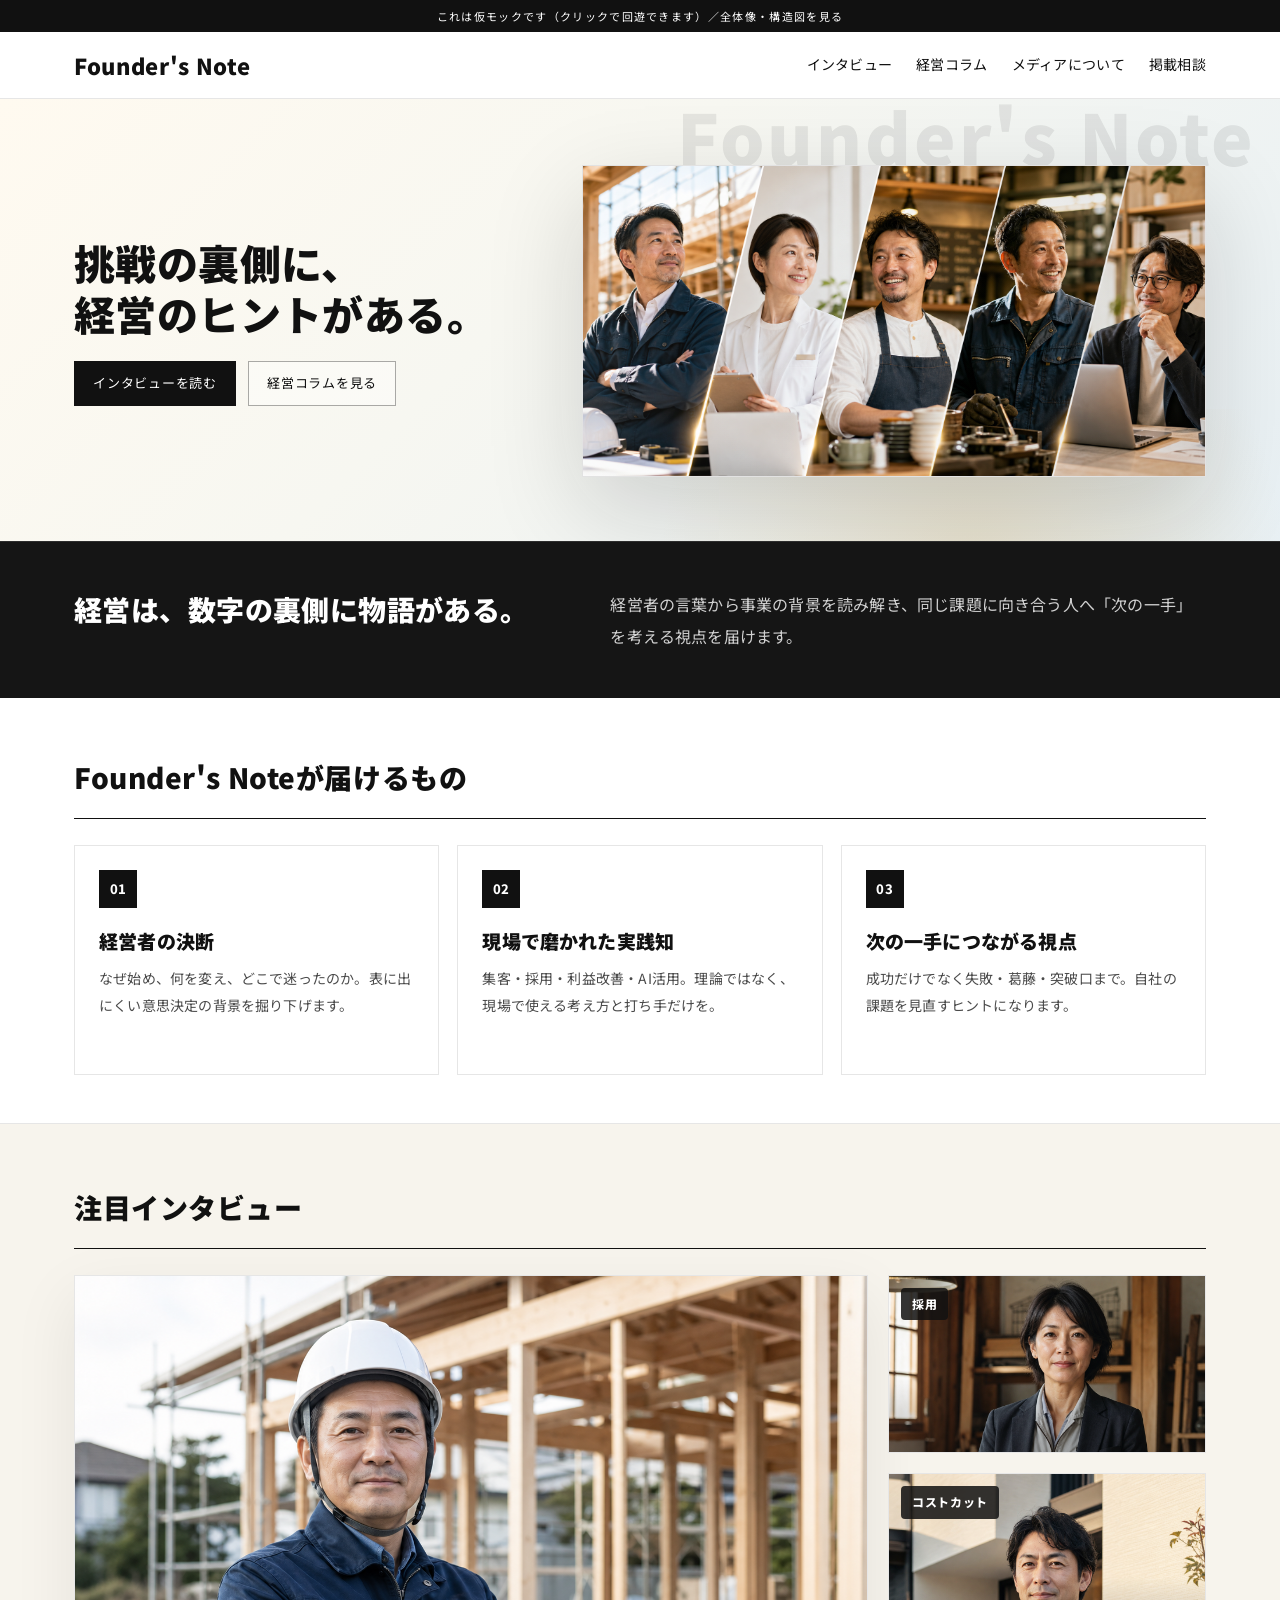
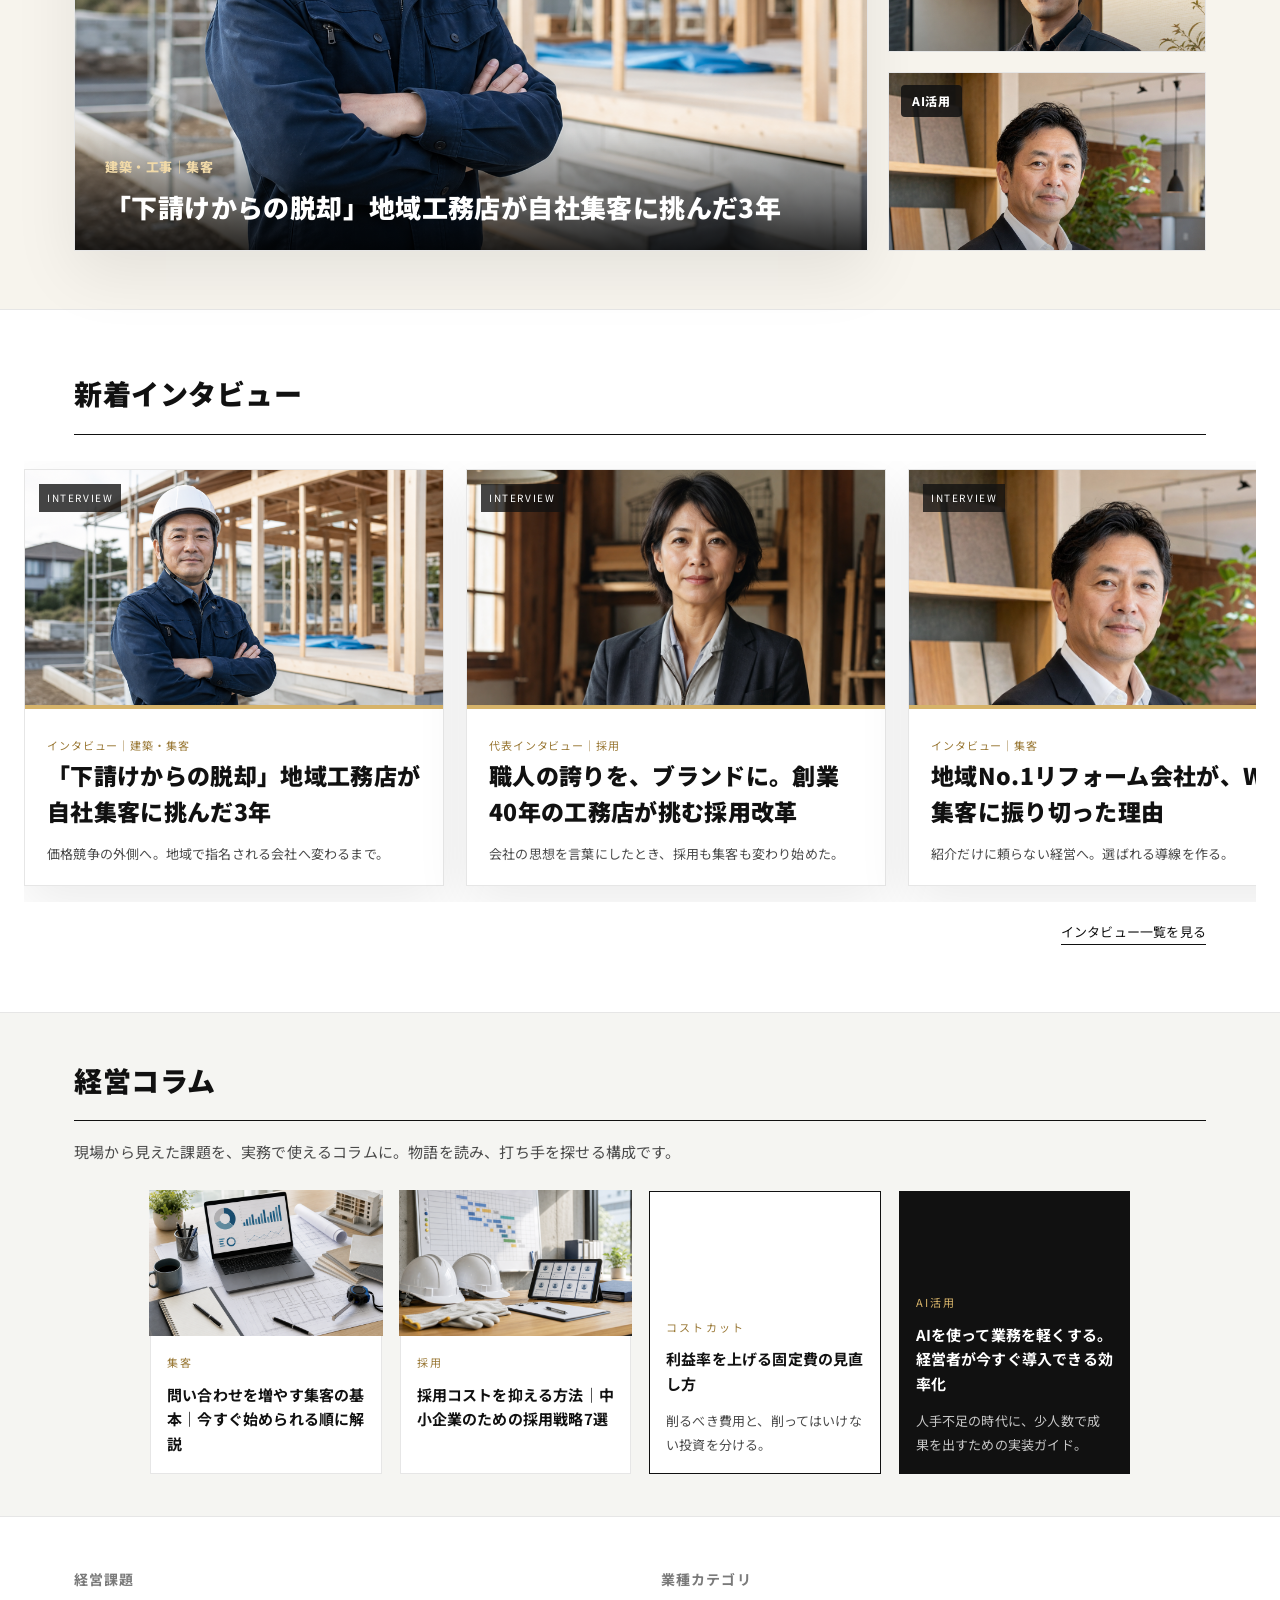
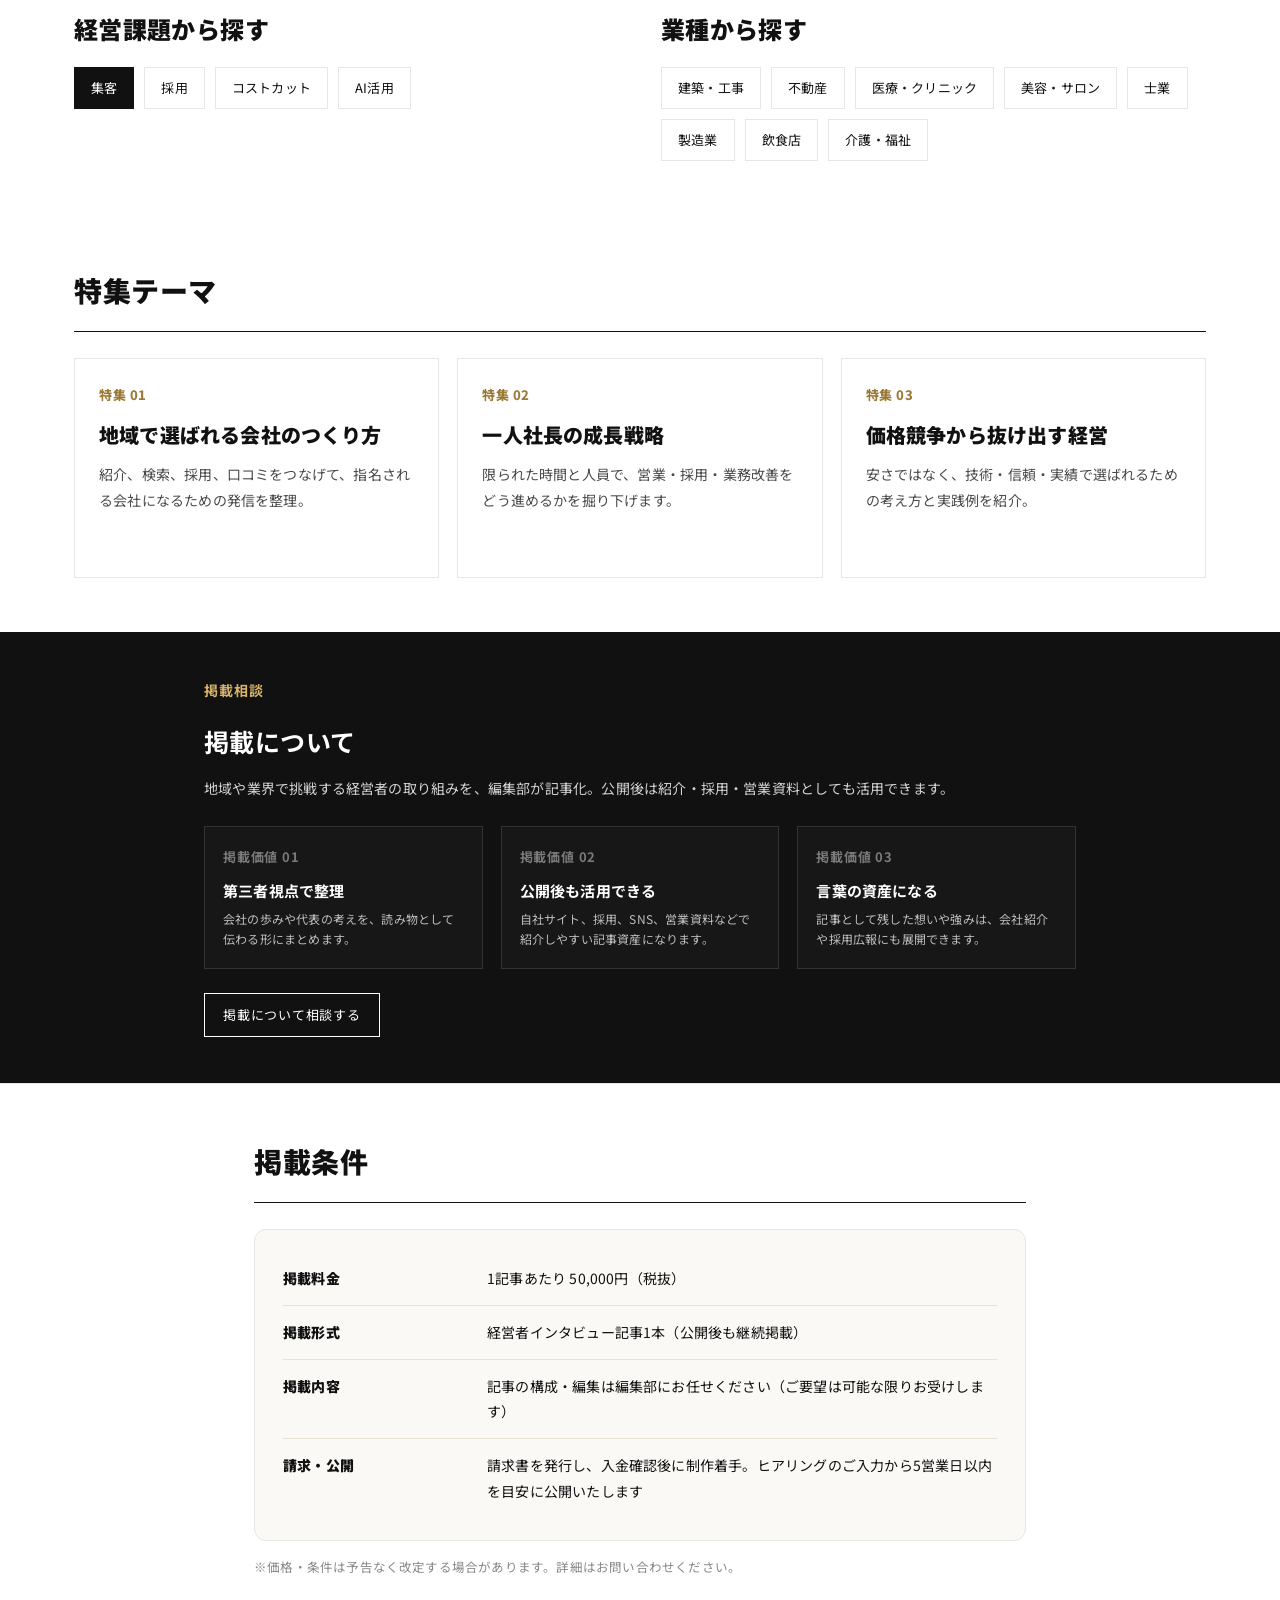
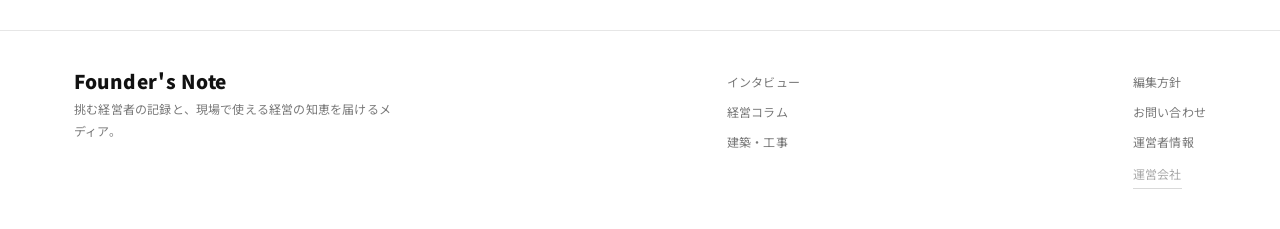
<file: index.html>
﻿<!DOCTYPE html>
<html lang="ja">
<head>
<meta charset="UTF-8">
<meta name="viewport" content="width=device-width, initial-scale=1.0">
<title>Founder's Note｜挑む経営者の記録と、次の一手</title>
<link rel="stylesheet" href="style.css">
<link rel="preconnect" href="https://fonts.googleapis.com">
<link rel="preconnect" href="https://fonts.gstatic.com" crossorigin>
<link href="https://fonts.googleapis.com/css2?family=Noto+Sans+JP:wght@400;500;700;900&display=swap" rel="stylesheet">
<style>
/* === 2026-07 トップページ リニューアル：モダンゴシック化 === */
body{font-family:"Noto Sans JP","Hiragino Kaku Gothic ProN","Yu Gothic",Meiryo,sans-serif;letter-spacing:.012em}
.serif{font-family:"Noto Sans JP","Hiragino Kaku Gothic ProN",sans-serif !important;font-weight:900;letter-spacing:.015em}
.mag-hero:before{font-family:"Noto Sans JP",sans-serif;font-weight:900;left:auto;right:24px;top:2px;font-size:70px;color:rgba(17,17,17,.08)}
.hero-visual{min-height:0;aspect-ratio:2/1}
.hero-visual img{min-height:0;object-position:center center}
.mag-hero h1{font-weight:900;letter-spacing:.01em;word-break:keep-all;overflow-wrap:normal;line-break:strict}
@media(min-width:1081px){.mag-hero-grid{grid-template-columns:.86fr 1.14fr;gap:38px;align-items:center}.mag-hero h1{font-size:41px}}
@media(max-width:1080px){.mag-hero-grid{grid-template-columns:1fr}.mag-hero h1{font-size:50px}}
@media(max-width:520px){.mag-hero h1{font-size:30px;max-width:none}}
.mag-hero-copy p{font-size:16px;line-height:1.9;max-width:540px}
.hero-quote{font-weight:700;font-size:20px}
.issue{font-weight:700;letter-spacing:.02em}
.sec-head.sharp h2{letter-spacing:.02em}
.value-card h3,.feature-main-card h3,.theme-grid h3,.mission-band h2{font-weight:900}
/* 新ロゴ（インライン・ゴシック） */
.fn-logo{display:flex;align-items:center;gap:11px;letter-spacing:0}
.fn-mark{display:inline-flex;align-items:center;justify-content:center;width:40px;height:40px;background:#111;color:#fff;font-weight:900;font-size:16px;letter-spacing:.02em;border-radius:10px}
.fn-word{font-weight:900;font-size:22px;letter-spacing:.03em;color:#111;line-height:1;white-space:nowrap}
.fn-word i{color:#c99a3a;font-style:normal}
.footer-logo .fn-mark{width:34px;height:34px;font-size:14px}
.footer-logo .fn-word{font-size:19px}
/* === 注目インタビュー：メイン（左・横長大）＋サムネ3枚（右・横長縦積み） === */
.feature-showcase{display:grid;grid-template-columns:2fr .8fr;gap:20px;align-items:stretch}
.feature-main-card{position:relative;display:block;grid-template-columns:none;height:auto;min-height:0;overflow:hidden;background:#000}
.feature-main-card img{position:absolute;inset:0;width:100%;height:100%;object-fit:cover;object-position:center 26%;transition:transform .4s}
.feature-main-card:hover img{transform:scale(1.03)}
.feature-main-card div{position:absolute;left:0;right:0;bottom:0;top:auto;display:block;padding:24px 30px;background:linear-gradient(180deg,rgba(0,0,0,0),rgba(0,0,0,.82));z-index:1}
.feature-main-card span{display:block;color:#f0d9a8;margin-bottom:8px}
.feature-main-card h3{color:#fff;font-size:26px;line-height:1.5;margin:0}
.feature-side{display:flex;flex-direction:column;gap:20px;height:auto;margin-top:0}
.feature-side a.side-thumb{position:relative;display:block;padding:0;min-height:0;aspect-ratio:16/9;background:#000;border:1px solid var(--line);overflow:hidden}
.feature-side a.side-thumb img{position:absolute;inset:0;width:100%;height:100%;object-fit:cover;object-position:center 14%;display:block;transition:transform .4s}
.feature-side a.side-thumb:hover img{transform:scale(1.05)}
.feature-side a.side-thumb span{position:absolute;left:12px;top:12px;margin:0;background:rgba(17,17,17,.85);color:#fff;font-size:12px;letter-spacing:.05em;padding:5px 11px;border-radius:4px;z-index:1}
.feature-side a.side-thumb:after{content:"";position:absolute;inset:0;background:linear-gradient(180deg,rgba(0,0,0,0) 58%,rgba(0,0,0,.24))}
@media(max-width:820px){
 .feature-showcase{grid-template-columns:1fr;gap:16px}
 .feature-main-card{aspect-ratio:16/9}
 .feature-side{flex-direction:row}
 .feature-side a.side-thumb{flex:1}
}
@media(max-width:520px){
 .feature-side{flex-direction:column}
}
/* 掲載条件セクション */
.terms-section{background:#fff;border-top:1px solid var(--line);padding:52px 0}
.terms-section .wrap{max-width:820px}
.terms-box{border:1px solid var(--line);background:#faf9f6;border-radius:12px;padding:22px 28px}
.terms-box ul{margin:0;padding:0;list-style:none}
.terms-box li{display:grid;grid-template-columns:190px 1fr;gap:14px;padding:14px 0;border-bottom:1px solid #eae4d8;font-size:14px;line-height:1.8}
.terms-box li:last-child{border-bottom:0}
.terms-box li b{font-weight:900}
.terms-note{font-size:12.5px;color:#888;margin-top:14px}
@media(max-width:560px){.terms-box li{grid-template-columns:1fr;gap:2px}}
</style>
</head>
<body>
<a class="mock-flag" href="overview.html">これは仮モックです（クリックで回遊できます）／全体像・構造図を見る</a>
<header class="site editorial-header"><div class="wrap nav">
  <a class="logo brand-logo fn-logo" href="index.html"><span class="fn-word">Founder's&nbsp;Note</span></a>
  <nav class="menu">
    <a href="interview.html">インタビュー</a>
    <a href="column.html">経営コラム</a>
    <a href="#mission">メディアについて</a>
    <a href="#cta">掲載相談</a>
  </nav>
</div></header>

<main>
  <section class="mag-hero">
    <div class="wrap mag-hero-grid">
      <div class="mag-hero-copy">
        <h1 class="serif">挑戦の裏側に、<br>経営のヒントがある。</h1>
        <div class="hero-actions">
          <a class="btn fill" href="interview.html">インタビューを読む</a>
          <a class="btn ghost" href="column.html">経営コラムを見る</a>
        </div>
      </div>
      <div class="hero-visual">
        <img src="assets/hero-owners-collage.png" alt="複数の中小企業経営者と働く人が並ぶファーストビュー">
      </div>
    </div>
  </section>

  <section class="mission-band" id="mission">
    <div class="wrap mission-grid">
      <div>
        <h2 class="serif">経営は、数字の裏側に物語がある。</h2>
      </div>
      <p>経営者の言葉から事業の背景を読み解き、同じ課題に向き合う人へ「次の一手」を考える視点を届けます。</p>
    </div>
  </section>

  <section class="editorial-values-section"><div class="wrap">
    <div class="sec-head sharp"><h2 class="serif">Founder's Noteが届けるもの</h2></div>
    <div class="value-grid">
      <div class="value-card">
        <span>01</span>
        <h3>経営者の決断</h3>
        <p>なぜ始め、何を変え、どこで迷ったのか。表に出にくい意思決定の背景を掘り下げます。</p>
      </div>
      <div class="value-card">
        <span>02</span>
        <h3>現場で磨かれた実践知</h3>
        <p>集客・採用・利益改善・AI活用。理論ではなく、現場で使える考え方と打ち手だけを。</p>
      </div>
      <div class="value-card">
        <span>03</span>
        <h3>次の一手につながる視点</h3>
        <p>成功だけでなく失敗・葛藤・突破口まで。自社の課題を見直すヒントになります。</p>
      </div>
    </div>
  </div></section>

  <section class="feature-section"><div class="wrap">
    <div class="sec-head sharp"><h2 class="serif">注目インタビュー</h2></div>
    <div class="feature-showcase">
      <a class="feature-main-card" href="interview.html">
        <img src="assets/hero-construction-owner.png" alt="建築会社の経営者インタビュー">
        <div>
          <span>建築・工事｜集客</span>
          <h3 class="serif">「下請けからの脱却」地域工務店が自社集客に挑んだ3年</h3>
        </div>
      </a>
      <div class="feature-side">
        <a class="side-thumb" href="interview.html"><img src="assets/interview-builder-owner.png" alt="採用インタビュー"><span>採用</span></a>
        <a class="side-thumb" href="interview.html"><img src="assets/interview-paint-owner.png" alt="コストカットインタビュー"><span>コストカット</span></a>
        <a class="side-thumb" href="interview.html"><img src="assets/interview-renovation-owner.png" alt="AI活用インタビュー"><span>AI活用</span></a>
      </div>
    </div>
  </div></section>

  <section class="interview-slider-section"><div class="wrap">
    <div class="sec-head sharp"><h2 class="serif">新着インタビュー</h2></div>
    <div class="interview-marquee" aria-label="経営者インタビューの自動スライダー">
      <div class="interview-track">
        <a class="interview-slide" href="interview.html">
          <img src="assets/hero-construction-owner.png" alt="建設会社経営者のポートレート">
          <div><span>インタビュー｜建築・集客</span><h3 class="serif">「下請けからの脱却」地域工務店が自社集客に挑んだ3年</h3><p>価格競争の外側へ。地域で指名される会社へ変わるまで。</p></div>
        </a>
        <a class="interview-slide" href="interview.html">
          <img src="assets/interview-builder-owner.png" alt="工務店経営者のポートレート">
          <div><span>代表インタビュー｜採用</span><h3 class="serif">職人の誇りを、ブランドに。創業40年の工務店が挑む採用改革</h3><p>会社の思想を言葉にしたとき、採用も集客も変わり始めた。</p></div>
        </a>
        <a class="interview-slide" href="interview.html">
          <img src="assets/interview-renovation-owner.png" alt="リフォーム会社経営者のポートレート">
          <div><span>インタビュー｜集客</span><h3 class="serif">地域No.1リフォーム会社が、Web集客に振り切った理由</h3><p>紹介だけに頼らない経営へ。選ばれる導線を作る。</p></div>
        </a>
        <a class="interview-slide" href="interview.html">
          <img src="assets/interview-paint-owner.png" alt="塗装会社経営者のポートレート">
          <div><span>代表インタビュー｜コストカット</span><h3 class="serif">「価格競争から降りる」塗装会社の高単価戦略</h3><p>安さではなく、信頼と技術で選ばれる会社へ。</p></div>
        </a>
        <a class="interview-slide" href="interview.html">
          <img src="assets/hero-construction-owner.png" alt="建設会社経営者のポートレート">
          <div><span>インタビュー｜建築・集客</span><h3 class="serif">「下請けからの脱却」地域工務店が自社集客に挑んだ3年</h3><p>価格競争の外側へ。地域で指名される会社へ変わるまで。</p></div>
        </a>
        <a class="interview-slide" href="interview.html">
          <img src="assets/interview-builder-owner.png" alt="工務店経営者のポートレート">
          <div><span>代表インタビュー｜採用</span><h3 class="serif">職人の誇りを、ブランドに。創業40年の工務店が挑む採用改革</h3><p>会社の思想を言葉にしたとき、採用も集客も変わり始めた。</p></div>
        </a>
        <a class="interview-slide" href="interview.html">
          <img src="assets/interview-renovation-owner.png" alt="リフォーム会社経営者のポートレート">
          <div><span>インタビュー｜集客</span><h3 class="serif">地域No.1リフォーム会社が、Web集客に振り切った理由</h3><p>紹介だけに頼らない経営へ。選ばれる導線を作る。</p></div>
        </a>
        <a class="interview-slide" href="interview.html">
          <img src="assets/interview-paint-owner.png" alt="塗装会社経営者のポートレート">
          <div><span>代表インタビュー｜コストカット</span><h3 class="serif">「価格競争から降りる」塗装会社の高単価戦略</h3><p>安さではなく、信頼と技術で選ばれる会社へ。</p></div>
        </a>
      </div>
    </div>
    <div class="slider-note"><a href="category-kenchiku.html">インタビュー一覧を見る</a></div>
  </div></section>

  <section class="knowledge-section"><div class="wrap">
    <div class="sec-head sharp"><h2 class="serif">経営コラム</h2></div>
    <p class="section-lead">現場から見えた課題を、実務で使えるコラムに。物語を読み、打ち手を探せる構成です。</p>
    <div class="knowledge-grid compact">
      <a class="knowledge-card" href="category-shukyaku.html">
        <div class="ph light"><img src="assets/thumb-marketing-strategy.png" alt="集客戦略を整理するデスク風景"></div>
        <span>集客</span>
        <h3>問い合わせを増やす集客の基本｜今すぐ始められる順に解説</h3>
      </a>
      <a class="knowledge-card" href="category-saiyo.html">
        <div class="ph light"><img src="assets/thumb-recruitment.png" alt="採用計画を示す資料"></div>
        <span>採用</span>
        <h3>採用コストを抑える方法｜中小企業のための採用戦略7選</h3>
      </a>
      <a class="knowledge-card outline" href="category-costcut.html">
        <span>コストカット</span>
        <h3>利益率を上げる固定費の見直し方</h3>
        <p>削るべき費用と、削ってはいけない投資を分ける。</p>
      </a>
      <a class="knowledge-card dark" href="category-ai.html">
        <span>AI活用</span>
        <h3>AIを使って業務を軽くする。経営者が今すぐ導入できる効率化</h3>
        <p>人手不足の時代に、少人数で成果を出すための実装ガイド。</p>
      </a>
    </div>
  </div></section>

  <section class="directory-section"><div class="wrap directory-grid">
    <div>
      <div class="kicker">経営課題</div>
      <h2 class="serif">経営課題から探す</h2>
      <div class="cats editorial-cats">
        <a class="on" href="category-shukyaku.html">集客</a>
        <a href="category-saiyo.html">採用</a>
        <a href="category-costcut.html">コストカット</a>
        <a href="category-ai.html">AI活用</a>
      </div>
    </div>
    <div>
      <div class="kicker">業種カテゴリ</div>
      <h2 class="serif">業種から探す</h2>
      <div class="cats editorial-cats">
        <a href="category-kenchiku.html">建築・工事</a>
        <a href="index.html">不動産</a>
        <a href="index.html">医療・クリニック</a>
        <a href="index.html">美容・サロン</a>
        <a href="index.html">士業</a>
        <a href="index.html">製造業</a>
        <a href="index.html">飲食店</a>
        <a href="index.html">介護・福祉</a>
      </div>
    </div>
  </div></section>

  <section class="latest-section"><div class="wrap">
    <div class="sec-head sharp"><h2 class="serif">特集テーマ</h2></div>
    <div class="theme-grid">
      <a href="column.html"><span>特集 01</span><h3>地域で選ばれる会社のつくり方</h3><p>紹介、検索、採用、口コミをつなげて、指名される会社になるための発信を整理。</p></a>
      <a href="column.html"><span>特集 02</span><h3>一人社長の成長戦略</h3><p>限られた時間と人員で、営業・採用・業務改善をどう進めるかを掘り下げます。</p></a>
      <a href="column.html"><span>特集 03</span><h3>価格競争から抜け出す経営</h3><p>安さではなく、技術・信頼・実績で選ばれるための考え方と実践例を紹介。</p></a>
    </div>
  </div></section>

  <section class="cta editorial-cta elevated" id="cta"><div class="wrap">
    <div class="kicker">掲載相談</div>
    <h3 class="serif">掲載について</h3>
    <p>地域や業界で挑戦する経営者の取り組みを、編集部が記事化。公開後は紹介・採用・営業資料としても活用できます。</p>
    <div class="merits">
      <div class="merit"><div class="n">掲載価値 01</div><div class="h">第三者視点で整理</div><div class="d">会社の歩みや代表の考えを、読み物として伝わる形にまとめます。</div></div>
      <div class="merit"><div class="n">掲載価値 02</div><div class="h">公開後も活用できる</div><div class="d">自社サイト、採用、SNS、営業資料などで紹介しやすい記事資産になります。</div></div>
      <div class="merit"><div class="n">掲載価値 03</div><div class="h">言葉の資産になる</div><div class="d">記事として残した想いや強みは、会社紹介や採用広報にも展開できます。</div></div>
    </div>
    <a class="btn" href="#">掲載について相談する</a>
  </div></section>

  <section class="terms-section"><div class="wrap">
    <div class="sec-head sharp"><h2 class="serif">掲載条件</h2></div>
    <div class="terms-box"><ul>
      <li><b>掲載料金</b><span>1記事あたり 50,000円（税抜）</span></li>
      <li><b>掲載形式</b><span>経営者インタビュー記事1本（公開後も継続掲載）</span></li>
      <li><b>掲載内容</b><span>記事の構成・編集は編集部にお任せください（ご要望は可能な限りお受けします）</span></li>
      <li><b>請求・公開</b><span>請求書を発行し、入金確認後に制作着手。ヒアリングのご入力から5営業日以内を目安に公開いたします</span></li>
    </ul></div>
    <p class="terms-note">※価格・条件は予告なく改定する場合があります。詳細はお問い合わせください。</p>
  </div></section>
</main>

<footer class="site"><div class="wrap foot">
  <div><div class="footer-logo fn-logo"><span class="fn-word">Founder's&nbsp;Note</span></div>
    <p style="margin-top:8px;max-width:320px">挑む経営者の記録と、現場で使える経営の知恵を届けるメディア。</p></div>
  <div><a href="interview.html">インタビュー</a><a href="column.html">経営コラム</a><a href="category-kenchiku.html">建築・工事</a></div>
  <div><a href="#">編集方針</a><a href="contact.html">お問い合わせ</a><a href="operator.html">運営者情報</a>
    <details class="operator"><summary>運営会社</summary><p>株式会社プロパゲート</p></details></div>
</div></footer>
</body>
</html>
</file>
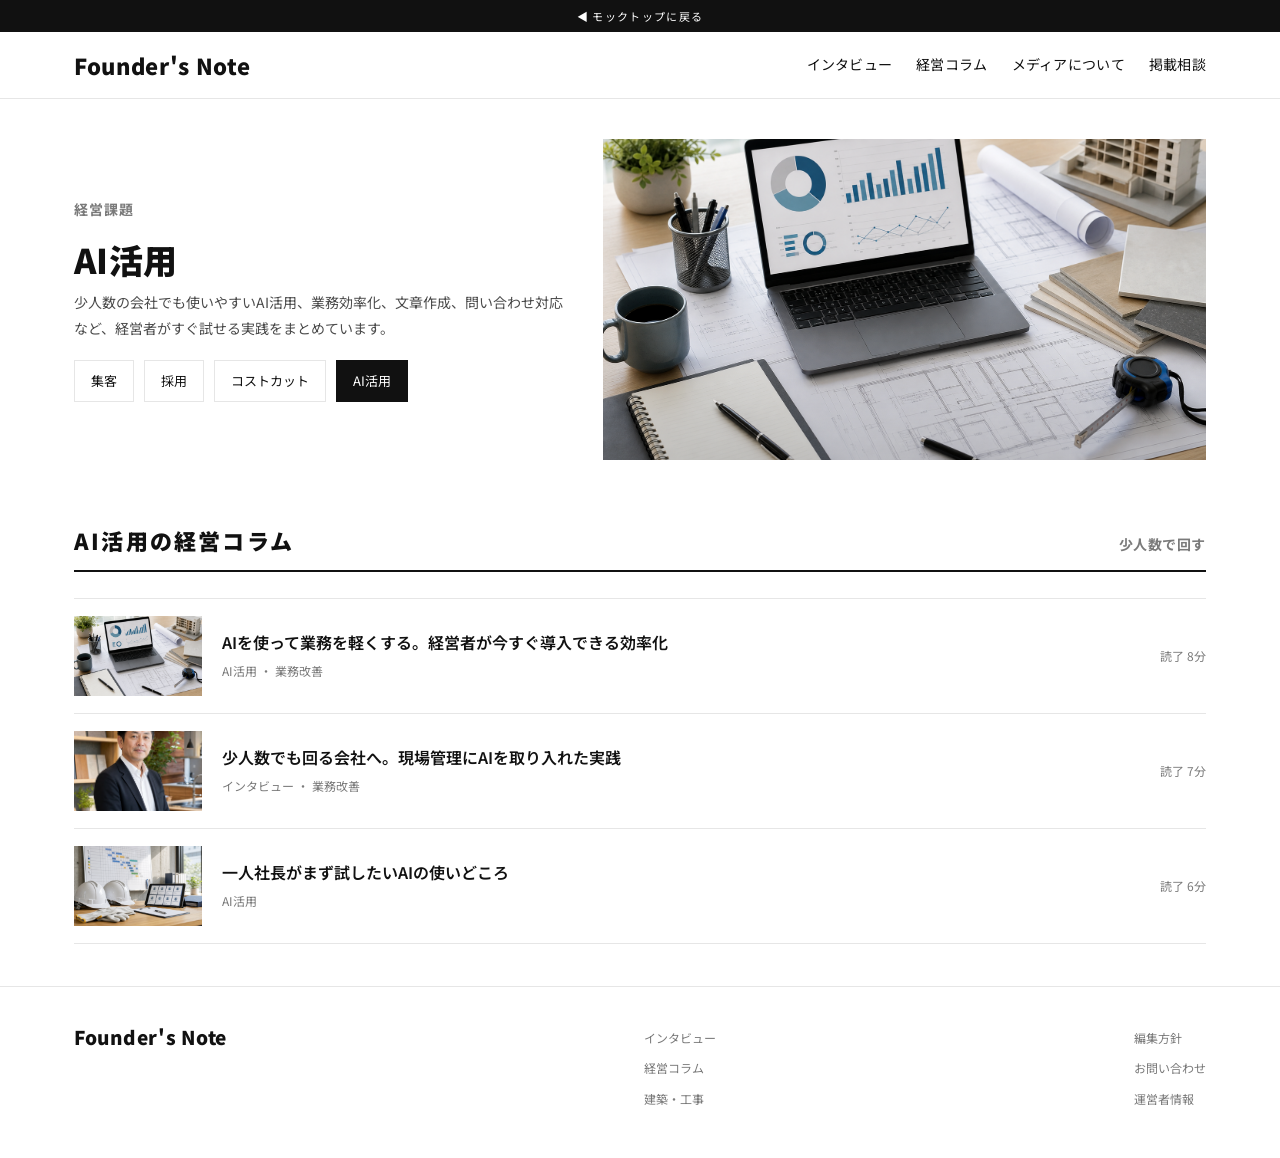
<file: category-ai.html>
﻿<!DOCTYPE html>
<html lang="ja">
<head>
<meta charset="UTF-8">
<meta name="viewport" content="width=device-width, initial-scale=1.0">
<title>AI活用｜Founder's Note</title>
<link rel="stylesheet" href="style.css">
</head>
<body>
<a class="mock-flag" href="index.html">◀ モックトップに戻る</a>
<header class="site editorial-header"><div class="wrap nav">
  <a class="logo brand-logo fn-logo" href="index.html"><span class="fn-word">Founder's&nbsp;Note</span></a>
  <nav class="menu">
    <a href="interview.html">インタビュー</a>
    <a href="column.html">経営コラム</a>
    <a href="index.html#mission">メディアについて</a>
    <a href="index.html#cta">掲載相談</a>
  </nav>
</div></header>

<section class="category-hero"><div class="wrap">
  <div class="category-lead">
    <div>
      <div class="kicker">経営課題</div>
      <h1 class="serif">AI活用</h1>
      <p>少人数の会社でも使いやすいAI活用、業務効率化、文章作成、問い合わせ対応など、経営者がすぐ試せる実践をまとめています。</p>
      <div class="cats">
        <a href="category-shukyaku.html">集客</a>
        <a href="category-saiyo.html">採用</a>
        <a href="category-costcut.html">コストカット</a>
        <a class="on" href="category-ai.html">AI活用</a>
      </div>
    </div>
    <div class="ph category-photo"><img src="assets/thumb-marketing-strategy.png" alt="AI活用の業務資料"></div>
  </div>
</div></section>

<section><div class="wrap">
  <div class="sec-head"><h2 class="serif">AI活用の経営コラム</h2><span class="en">少人数で回す</span></div>
  <div class="col-list">
    <a class="col-row" href="column.html"><div class="ph light"><img src="assets/thumb-marketing-strategy.png" alt="AI活用の資料"></div>
      <div><div class="t">AIを使って業務を軽くする。経営者が今すぐ導入できる効率化</div><div class="m">AI活用 ・ 業務改善</div></div><div class="rt">読了 8分</div></a>
    <a class="col-row" href="interview.html"><div class="ph light"><img src="assets/interview-renovation-owner.png" alt="リフォーム会社経営者"></div>
      <div><div class="t">少人数でも回る会社へ。現場管理にAIを取り入れた実践</div><div class="m">インタビュー ・ 業務改善</div></div><div class="rt">読了 7分</div></a>
    <a class="col-row" href="column.html"><div class="ph light"><img src="assets/thumb-recruitment.png" alt="AIで資料作成を効率化するイメージ"></div>
      <div><div class="t">一人社長がまず試したいAIの使いどころ</div><div class="m">AI活用</div></div><div class="rt">読了 6分</div></a>
  </div>
</div></section>

<footer class="site"><div class="wrap foot">
  <div><div class="footer-logo fn-logo"><span class="fn-word">Founder's&nbsp;Note</span></div></div>
  <div><a href="interview.html">インタビュー</a><a href="column.html">経営コラム</a><a href="category-kenchiku.html">建築・工事</a></div>
  <div><a href="#">編集方針</a><a href="contact.html">お問い合わせ</a><a href="operator.html">運営者情報</a></div>
</div></footer>
</body>
</html>
</file>
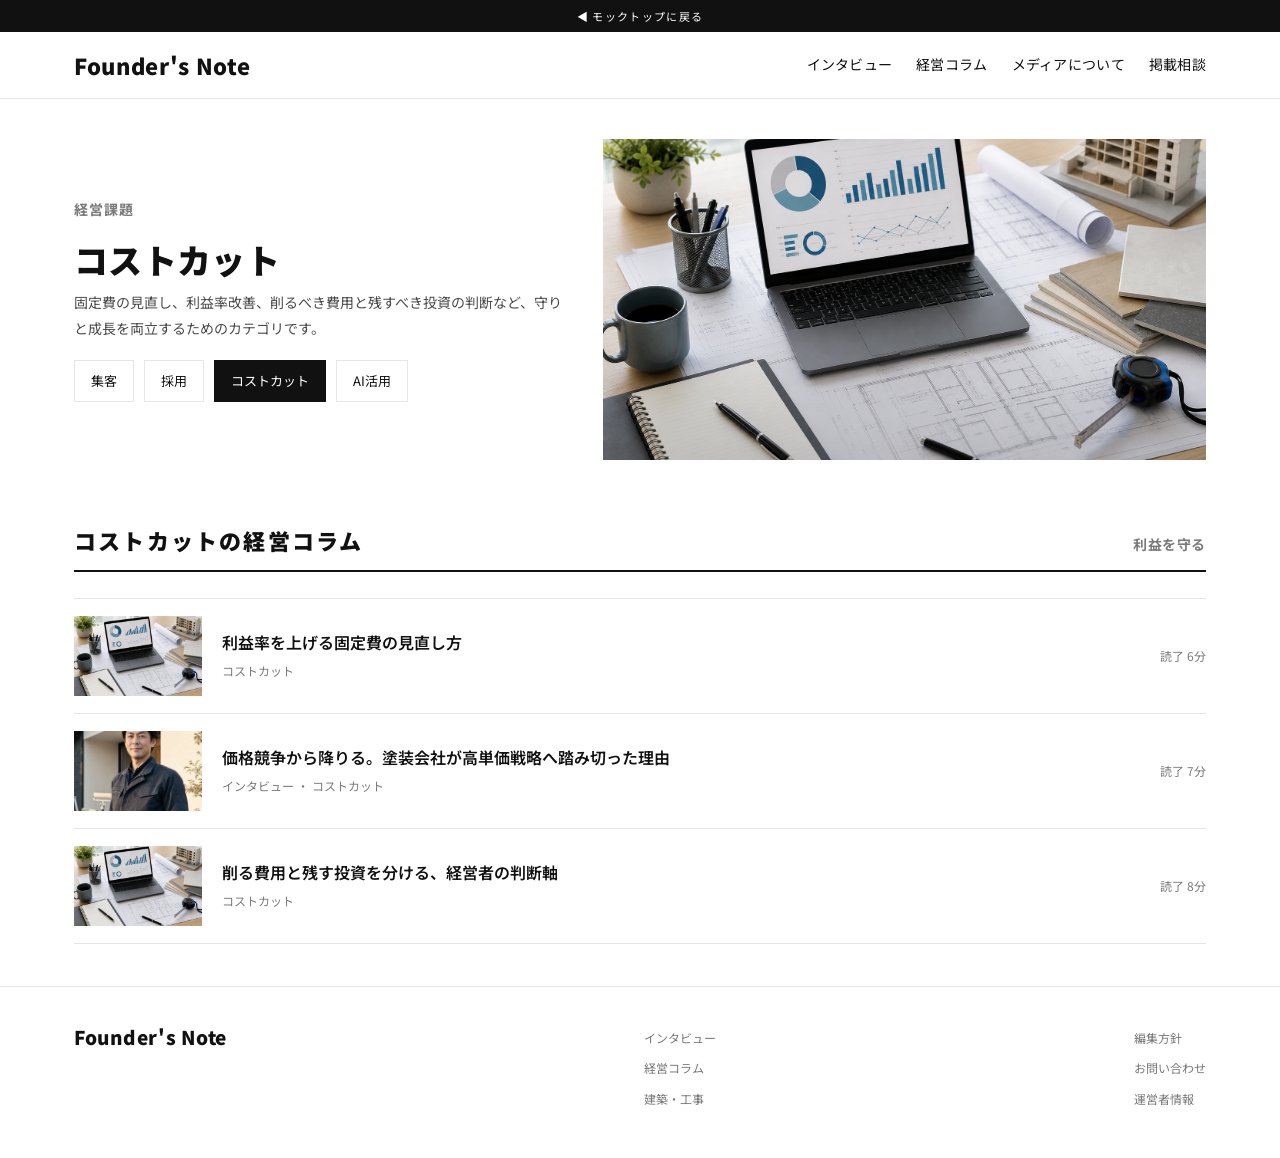
<file: category-costcut.html>
﻿<!DOCTYPE html>
<html lang="ja">
<head>
<meta charset="UTF-8">
<meta name="viewport" content="width=device-width, initial-scale=1.0">
<title>コストカット｜Founder's Note</title>
<link rel="stylesheet" href="style.css">
</head>
<body>
<a class="mock-flag" href="index.html">◀ モックトップに戻る</a>
<header class="site editorial-header"><div class="wrap nav">
  <a class="logo brand-logo fn-logo" href="index.html"><span class="fn-word">Founder's&nbsp;Note</span></a>
  <nav class="menu">
    <a href="interview.html">インタビュー</a>
    <a href="column.html">経営コラム</a>
    <a href="index.html#mission">メディアについて</a>
    <a href="index.html#cta">掲載相談</a>
  </nav>
</div></header>

<section class="category-hero"><div class="wrap">
  <div class="category-lead">
    <div>
      <div class="kicker">経営課題</div>
      <h1 class="serif">コストカット</h1>
      <p>固定費の見直し、利益率改善、削るべき費用と残すべき投資の判断など、守りと成長を両立するためのカテゴリです。</p>
      <div class="cats">
        <a href="category-shukyaku.html">集客</a>
        <a href="category-saiyo.html">採用</a>
        <a class="on" href="category-costcut.html">コストカット</a>
        <a href="category-ai.html">AI活用</a>
      </div>
    </div>
    <div class="ph category-photo"><img src="assets/thumb-marketing-strategy.png" alt="コスト見直しの資料"></div>
  </div>
</div></section>

<section><div class="wrap">
  <div class="sec-head"><h2 class="serif">コストカットの経営コラム</h2><span class="en">利益を守る</span></div>
  <div class="col-list">
    <a class="col-row" href="column.html"><div class="ph light"><img src="assets/thumb-marketing-strategy.png" alt="固定費を見直す資料"></div>
      <div><div class="t">利益率を上げる固定費の見直し方</div><div class="m">コストカット</div></div><div class="rt">読了 6分</div></a>
    <a class="col-row" href="interview.html"><div class="ph light"><img src="assets/interview-paint-owner.png" alt="塗装会社経営者"></div>
      <div><div class="t">価格競争から降りる。塗装会社が高単価戦略へ踏み切った理由</div><div class="m">インタビュー ・ コストカット</div></div><div class="rt">読了 7分</div></a>
    <a class="col-row" href="column.html"><div class="ph light"><img src="assets/thumb-marketing-strategy.png" alt="経営改善資料"></div>
      <div><div class="t">削る費用と残す投資を分ける、経営者の判断軸</div><div class="m">コストカット</div></div><div class="rt">読了 8分</div></a>
  </div>
</div></section>

<footer class="site"><div class="wrap foot">
  <div><div class="footer-logo fn-logo"><span class="fn-word">Founder's&nbsp;Note</span></div></div>
  <div><a href="interview.html">インタビュー</a><a href="column.html">経営コラム</a><a href="category-kenchiku.html">建築・工事</a></div>
  <div><a href="#">編集方針</a><a href="contact.html">お問い合わせ</a><a href="operator.html">運営者情報</a></div>
</div></footer>
</body>
</html>
</file>
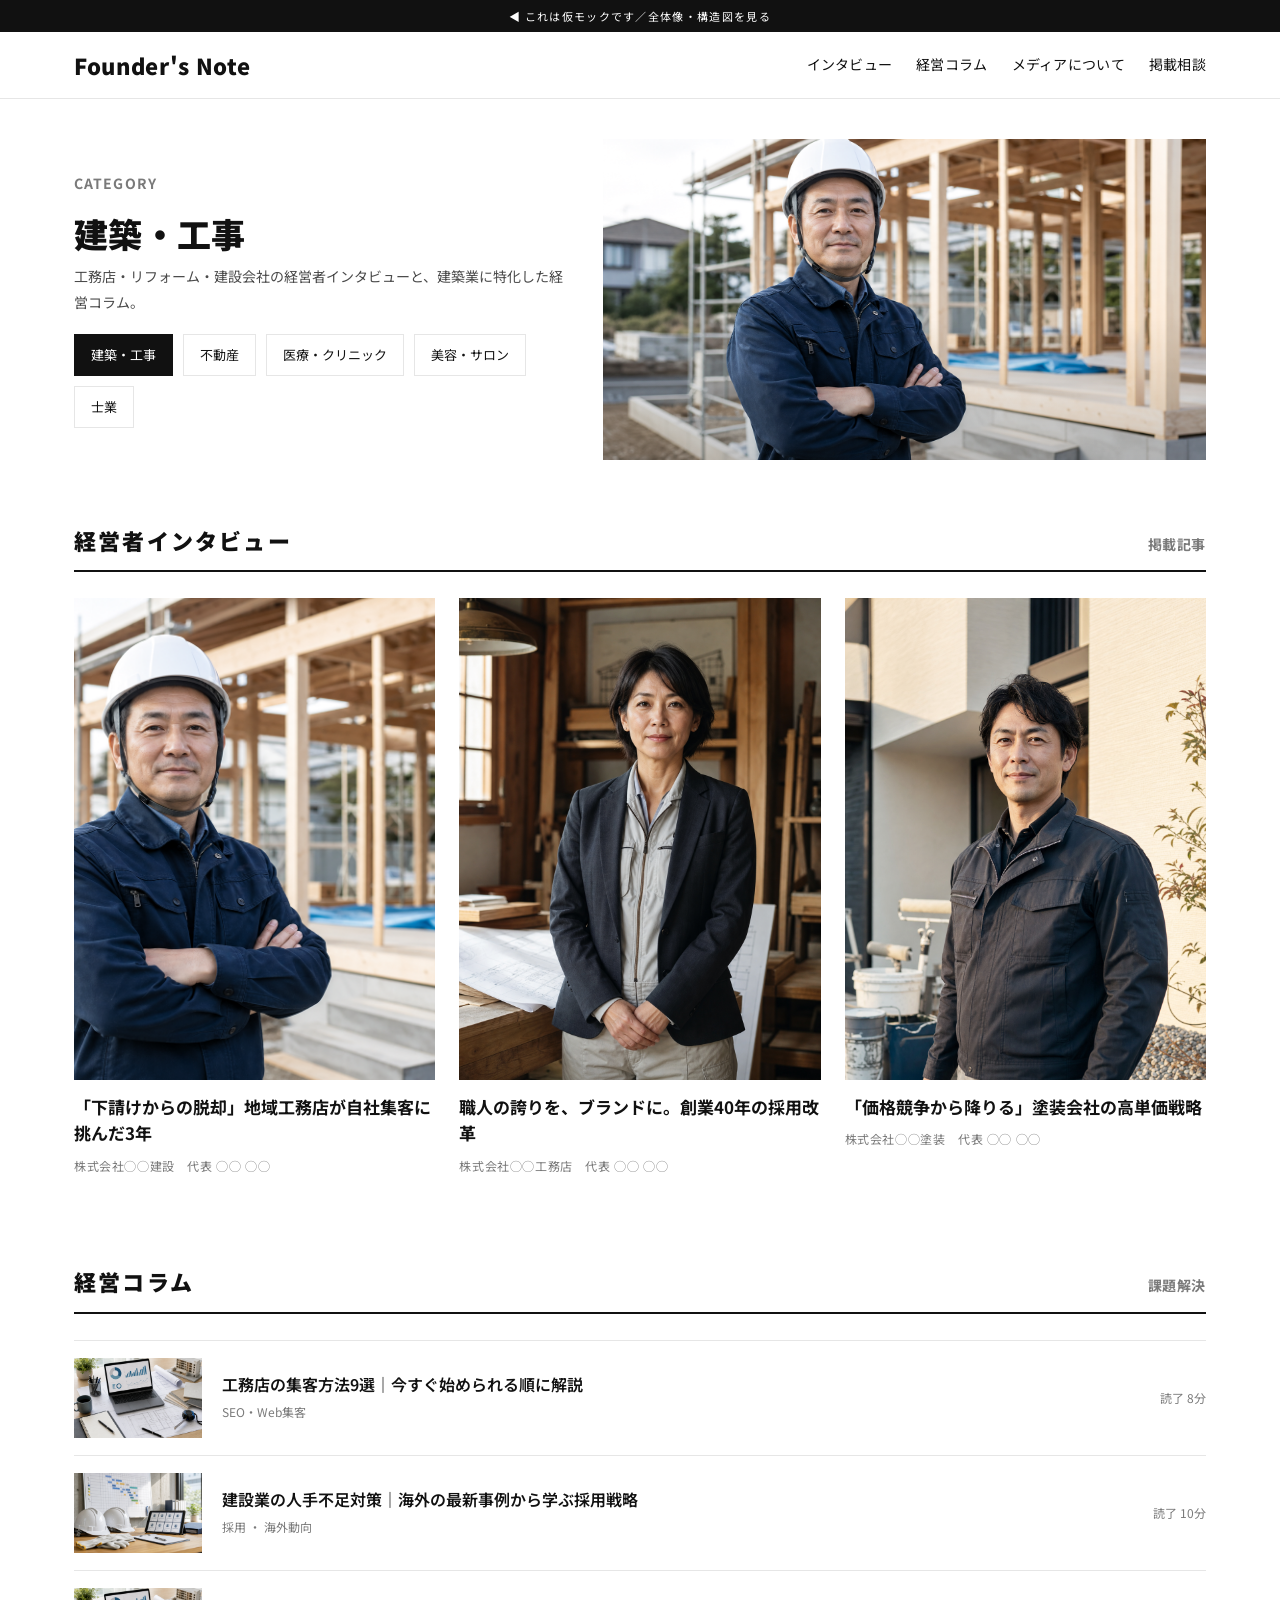
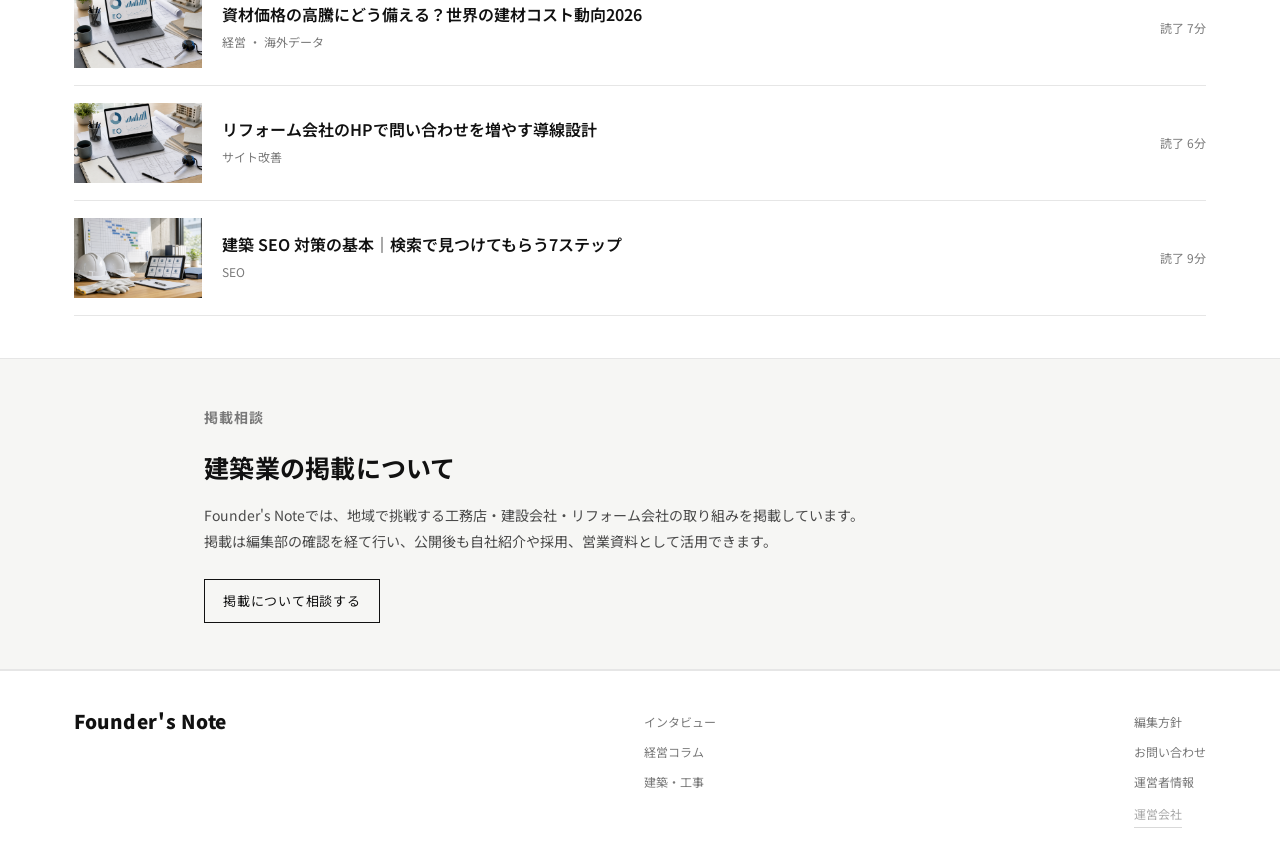
<file: category-kenchiku.html>
﻿<!DOCTYPE html>
<html lang="ja">
<head>
<meta charset="UTF-8">
<meta name="viewport" content="width=device-width, initial-scale=1.0">
<title>建築・工事｜Founder's Note</title>
<link rel="stylesheet" href="style.css">
</head>
<body>
<a class="mock-flag" href="overview.html">◀ これは仮モックです／全体像・構造図を見る</a>
<header class="site editorial-header"><div class="wrap nav">
  <a class="logo brand-logo fn-logo" href="index.html"><span class="fn-word">Founder's&nbsp;Note</span></a>
  <nav class="menu">
    <a href="interview.html">インタビュー</a>
    <a href="column.html">経営コラム</a>
    <a href="index.html#mission">メディアについて</a>
    <a href="#cta">掲載相談</a>
  </nav>
  
</div></header>

<section class="category-hero"><div class="wrap">
  <div class="category-lead">
    <div>
      <div class="kicker">CATEGORY</div>
      <h1 class="serif">建築・工事</h1>
      <p>工務店・リフォーム・建設会社の経営者インタビューと、建築業に特化した経営コラム。</p>
      <div class="cats">
        <a class="on" href="category-kenchiku.html">建築・工事</a>
        <a href="index.html">不動産</a>
        <a href="index.html">医療・クリニック</a>
        <a href="index.html">美容・サロン</a>
        <a href="index.html">士業</a>
      </div>
    </div>
    <div class="ph category-photo"><img src="assets/hero-construction-owner.png" alt="建築現場で掲載される経営者"></div>
  </div>
</div></section>

<section><div class="wrap">
  <div class="sec-head"><h2 class="serif">経営者インタビュー</h2><span class="en">掲載記事</span></div>
  <div class="iv-grid">
    <a class="iv-card" href="interview.html"><div class="ph"><img src="assets/hero-construction-owner.png" alt="建設会社経営者のポートレート"></div>
      <div class="t">「下請けからの脱却」地域工務店が自社集客に挑んだ3年</div>
      <div class="c">株式会社◯◯建設　代表 ◯◯ ◯◯</div></a>
    <a class="iv-card" href="interview.html"><div class="ph"><img src="assets/interview-builder-owner.png" alt="工務店経営者のポートレート"></div>
      <div class="t">職人の誇りを、ブランドに。創業40年の採用改革</div>
      <div class="c">株式会社◯◯工務店　代表 ◯◯ ◯◯</div></a>
    <a class="iv-card" href="interview.html"><div class="ph"><img src="assets/interview-paint-owner.png" alt="塗装会社経営者のポートレート"></div>
      <div class="t">「価格競争から降りる」塗装会社の高単価戦略</div>
      <div class="c">株式会社◯◯塗装　代表 ◯◯ ◯◯</div></a>
  </div>
</div></section>

<section><div class="wrap">
  <div class="sec-head"><h2 class="serif">経営コラム</h2><span class="en">課題解決</span></div>
  <div class="col-list">
    <a class="col-row" href="column.html"><div class="ph light"><img src="assets/thumb-marketing-strategy.png" alt="建築業のWeb集客戦略を示す資料"></div>
      <div><div class="t">工務店の集客方法9選｜今すぐ始められる順に解説</div><div class="m">SEO・Web集客</div></div><div class="rt">読了 8分</div></a>
    <a class="col-row" href="column.html"><div class="ph light"><img src="assets/thumb-recruitment.png" alt="建設業の採用計画を示す資料"></div>
      <div><div class="t">建設業の人手不足対策｜海外の最新事例から学ぶ採用戦略</div><div class="m">採用 ・ 海外動向</div></div><div class="rt">読了 10分</div></a>
    <a class="col-row" href="column.html"><div class="ph light"><img src="assets/thumb-marketing-strategy.png" alt="建材コスト動向を調べるデスク"></div>
      <div><div class="t">資材価格の高騰にどう備える？世界の建材コスト動向2026</div><div class="m">経営 ・ 海外データ</div></div><div class="rt">読了 7分</div></a>
    <a class="col-row" href="column.html"><div class="ph light"><img src="assets/thumb-marketing-strategy.png" alt="リフォーム会社のサイト改善資料"></div>
      <div><div class="t">リフォーム会社のHPで問い合わせを増やす導線設計</div><div class="m">サイト改善</div></div><div class="rt">読了 6分</div></a>
    <a class="col-row" href="column.html"><div class="ph light"><img src="assets/thumb-recruitment.png" alt="建築SEO対策の計画資料"></div>
      <div><div class="t">建築 SEO 対策の基本｜検索で見つけてもらう7ステップ</div><div class="m">SEO</div></div><div class="rt">読了 9分</div></a>
  </div>
</div></section>

<section class="cta editorial-cta" id="cta"><div class="wrap">
  <div class="kicker">掲載相談</div>
  <h3 class="serif">建築業の掲載について</h3>
  <p>Founder's Noteでは、地域で挑戦する工務店・建設会社・リフォーム会社の取り組みを掲載しています。<br>掲載は編集部の確認を経て行い、公開後も自社紹介や採用、営業資料として活用できます。</p>
  <a class="btn" href="#">掲載について相談する</a>
</div></section>

<footer class="site"><div class="wrap foot">
  <div><div class="footer-logo fn-logo"><span class="fn-word">Founder's&nbsp;Note</span></div></div>
  <div><a href="interview.html">インタビュー</a><a href="column.html">経営コラム</a><a href="category-kenchiku.html">建築・工事</a></div>
  <div><a href="#">編集方針</a><a href="contact.html">お問い合わせ</a><a href="operator.html">運営者情報</a><details class="operator"><summary>運営会社</summary><p>株式会社プロパゲート</p></details></div>
</div></footer>
</body>
</html>
</file>
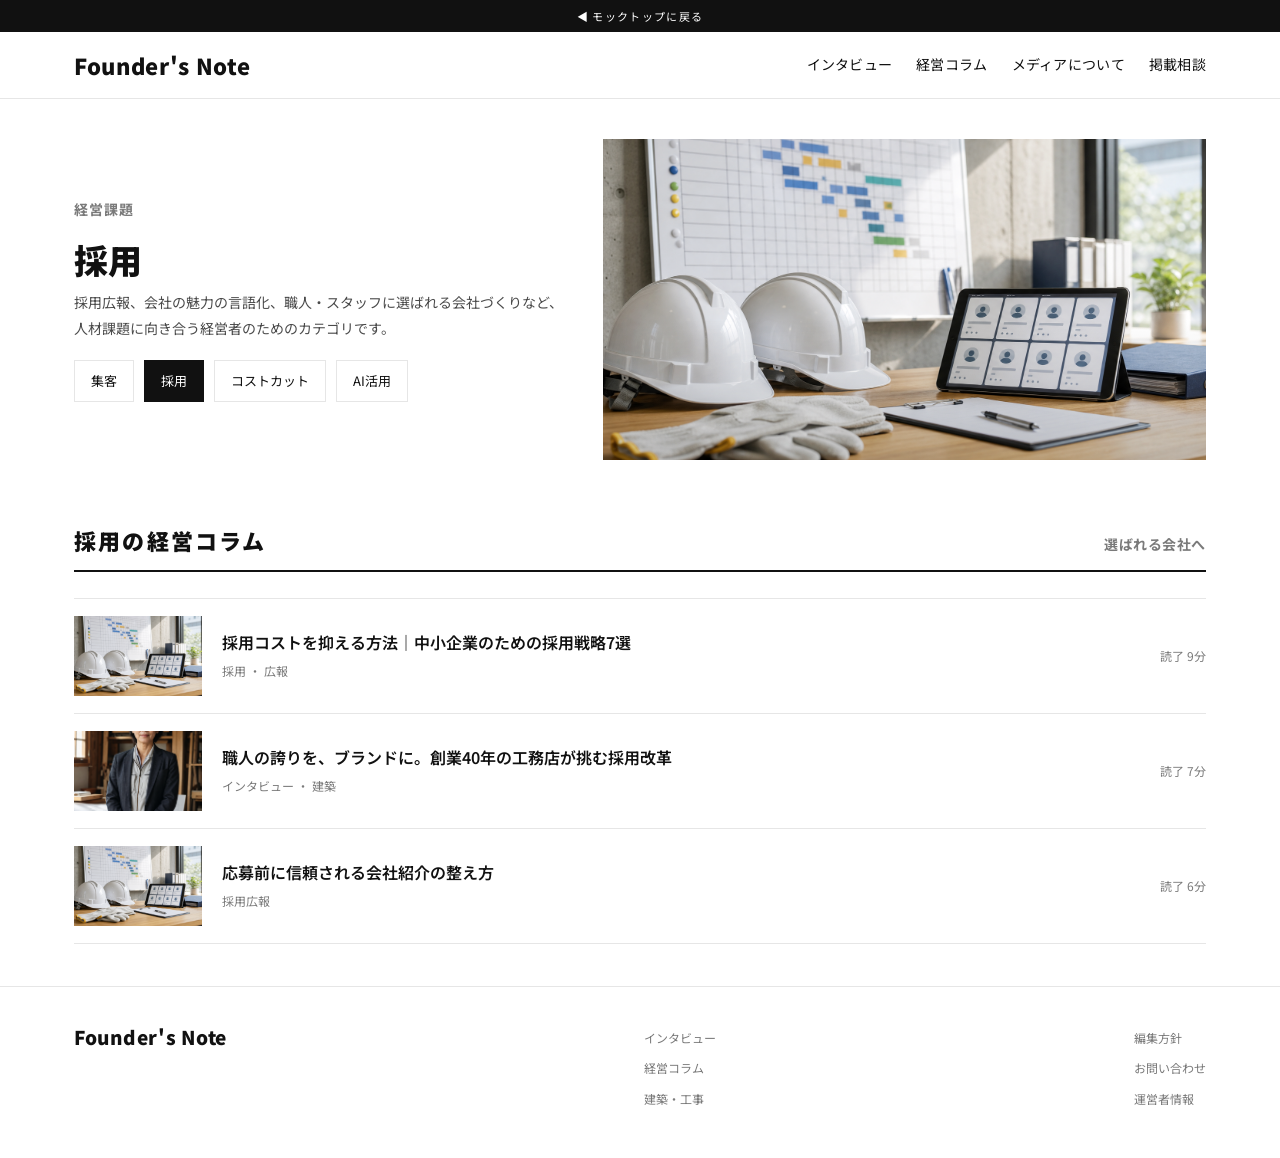
<file: category-saiyo.html>
﻿<!DOCTYPE html>
<html lang="ja">
<head>
<meta charset="UTF-8">
<meta name="viewport" content="width=device-width, initial-scale=1.0">
<title>採用｜Founder's Note</title>
<link rel="stylesheet" href="style.css">
</head>
<body>
<a class="mock-flag" href="index.html">◀ モックトップに戻る</a>
<header class="site editorial-header"><div class="wrap nav">
  <a class="logo brand-logo fn-logo" href="index.html"><span class="fn-word">Founder's&nbsp;Note</span></a>
  <nav class="menu">
    <a href="interview.html">インタビュー</a>
    <a href="column.html">経営コラム</a>
    <a href="index.html#mission">メディアについて</a>
    <a href="index.html#cta">掲載相談</a>
  </nav>
</div></header>

<section class="category-hero"><div class="wrap">
  <div class="category-lead">
    <div>
      <div class="kicker">経営課題</div>
      <h1 class="serif">採用</h1>
      <p>採用広報、会社の魅力の言語化、職人・スタッフに選ばれる会社づくりなど、人材課題に向き合う経営者のためのカテゴリです。</p>
      <div class="cats">
        <a href="category-shukyaku.html">集客</a>
        <a class="on" href="category-saiyo.html">採用</a>
        <a href="category-costcut.html">コストカット</a>
        <a href="category-ai.html">AI活用</a>
      </div>
    </div>
    <div class="ph category-photo"><img src="assets/thumb-recruitment.png" alt="採用計画を示す資料"></div>
  </div>
</div></section>

<section><div class="wrap">
  <div class="sec-head"><h2 class="serif">採用の経営コラム</h2><span class="en">選ばれる会社へ</span></div>
  <div class="col-list">
    <a class="col-row" href="column.html"><div class="ph light"><img src="assets/thumb-recruitment.png" alt="採用戦略資料"></div>
      <div><div class="t">採用コストを抑える方法｜中小企業のための採用戦略7選</div><div class="m">採用 ・ 広報</div></div><div class="rt">読了 9分</div></a>
    <a class="col-row" href="interview.html"><div class="ph light"><img src="assets/interview-builder-owner.png" alt="工務店経営者"></div>
      <div><div class="t">職人の誇りを、ブランドに。創業40年の工務店が挑む採用改革</div><div class="m">インタビュー ・ 建築</div></div><div class="rt">読了 7分</div></a>
    <a class="col-row" href="column.html"><div class="ph light"><img src="assets/thumb-recruitment.png" alt="採用広報資料"></div>
      <div><div class="t">応募前に信頼される会社紹介の整え方</div><div class="m">採用広報</div></div><div class="rt">読了 6分</div></a>
  </div>
</div></section>

<footer class="site"><div class="wrap foot">
  <div><div class="footer-logo fn-logo"><span class="fn-word">Founder's&nbsp;Note</span></div></div>
  <div><a href="interview.html">インタビュー</a><a href="column.html">経営コラム</a><a href="category-kenchiku.html">建築・工事</a></div>
  <div><a href="#">編集方針</a><a href="contact.html">お問い合わせ</a><a href="operator.html">運営者情報</a></div>
</div></footer>
</body>
</html>
</file>
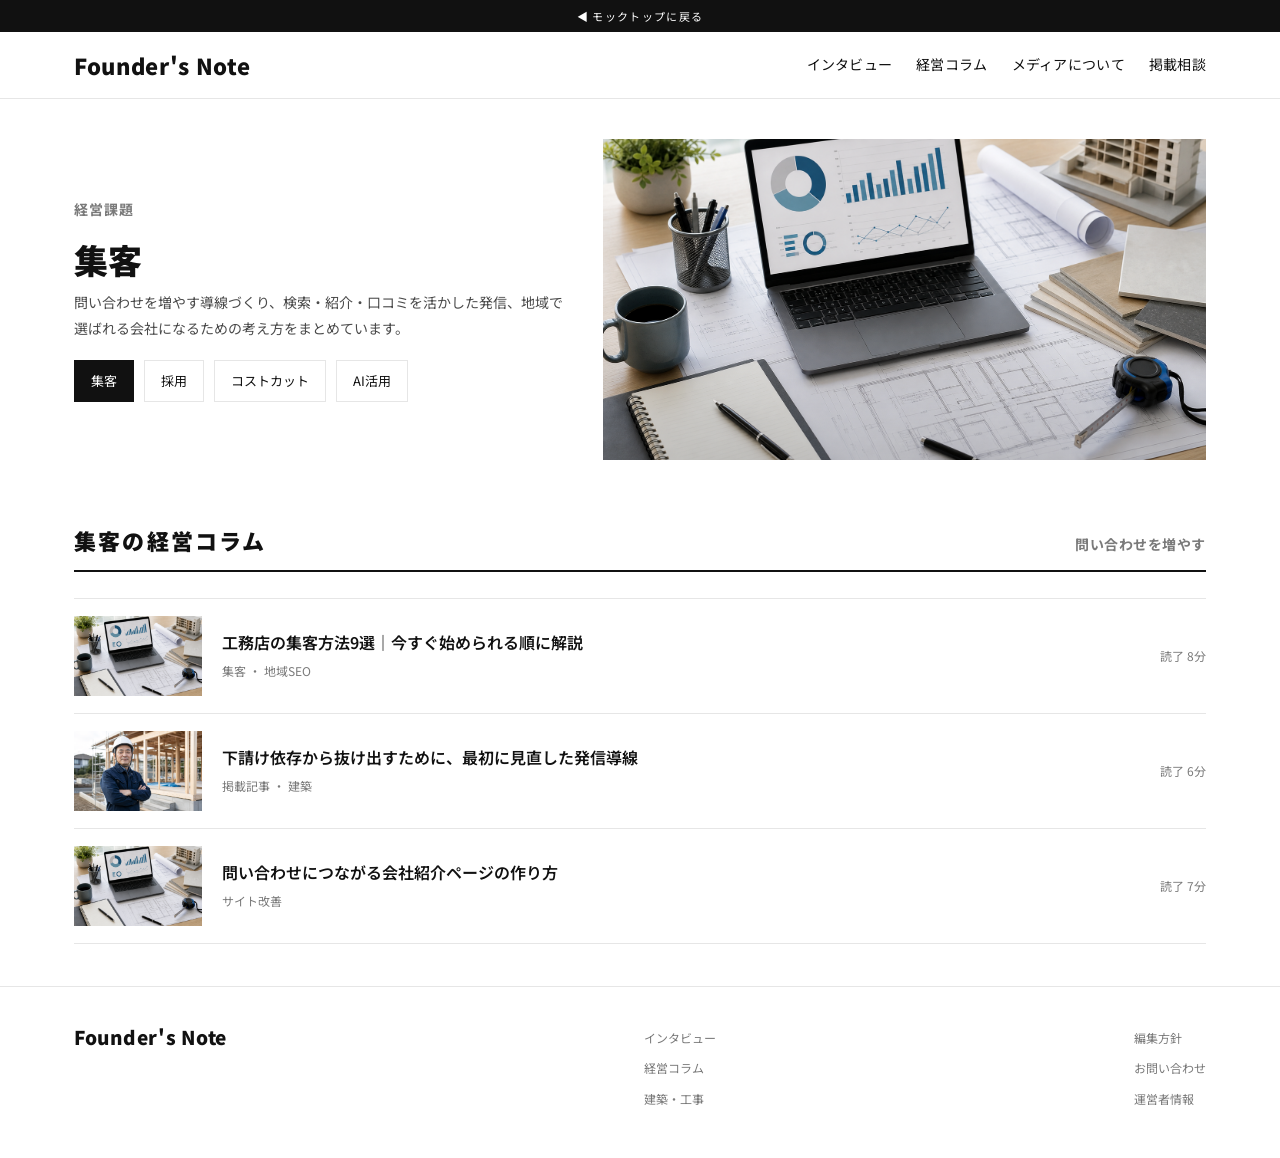
<file: category-shukyaku.html>
﻿<!DOCTYPE html>
<html lang="ja">
<head>
<meta charset="UTF-8">
<meta name="viewport" content="width=device-width, initial-scale=1.0">
<title>集客｜Founder's Note</title>
<link rel="stylesheet" href="style.css">
</head>
<body>
<a class="mock-flag" href="index.html">◀ モックトップに戻る</a>
<header class="site editorial-header"><div class="wrap nav">
  <a class="logo brand-logo fn-logo" href="index.html"><span class="fn-word">Founder's&nbsp;Note</span></a>
  <nav class="menu">
    <a href="interview.html">インタビュー</a>
    <a href="column.html">経営コラム</a>
    <a href="index.html#mission">メディアについて</a>
    <a href="index.html#cta">掲載相談</a>
  </nav>
</div></header>

<section class="category-hero"><div class="wrap">
  <div class="category-lead">
    <div>
      <div class="kicker">経営課題</div>
      <h1 class="serif">集客</h1>
      <p>問い合わせを増やす導線づくり、検索・紹介・口コミを活かした発信、地域で選ばれる会社になるための考え方をまとめています。</p>
      <div class="cats">
        <a class="on" href="category-shukyaku.html">集客</a>
        <a href="category-saiyo.html">採用</a>
        <a href="category-costcut.html">コストカット</a>
        <a href="category-ai.html">AI活用</a>
      </div>
    </div>
    <div class="ph category-photo"><img src="assets/thumb-marketing-strategy.png" alt="集客戦略を整理するデスク"></div>
  </div>
</div></section>

<section><div class="wrap">
  <div class="sec-head"><h2 class="serif">集客の経営コラム</h2><span class="en">問い合わせを増やす</span></div>
  <div class="col-list">
    <a class="col-row" href="column.html"><div class="ph light"><img src="assets/thumb-marketing-strategy.png" alt="Web集客の計画資料"></div>
      <div><div class="t">工務店の集客方法9選｜今すぐ始められる順に解説</div><div class="m">集客 ・ 地域SEO</div></div><div class="rt">読了 8分</div></a>
    <a class="col-row" href="column.html"><div class="ph light"><img src="assets/hero-construction-owner.png" alt="地域工務店の代表"></div>
      <div><div class="t">下請け依存から抜け出すために、最初に見直した発信導線</div><div class="m">掲載記事 ・ 建築</div></div><div class="rt">読了 6分</div></a>
    <a class="col-row" href="column.html"><div class="ph light"><img src="assets/thumb-marketing-strategy.png" alt="問い合わせ導線の資料"></div>
      <div><div class="t">問い合わせにつながる会社紹介ページの作り方</div><div class="m">サイト改善</div></div><div class="rt">読了 7分</div></a>
  </div>
</div></section>

<footer class="site"><div class="wrap foot">
  <div><div class="footer-logo fn-logo"><span class="fn-word">Founder's&nbsp;Note</span></div></div>
  <div><a href="interview.html">インタビュー</a><a href="column.html">経営コラム</a><a href="category-kenchiku.html">建築・工事</a></div>
  <div><a href="#">編集方針</a><a href="contact.html">お問い合わせ</a><a href="operator.html">運営者情報</a></div>
</div></footer>
</body>
</html>
</file>
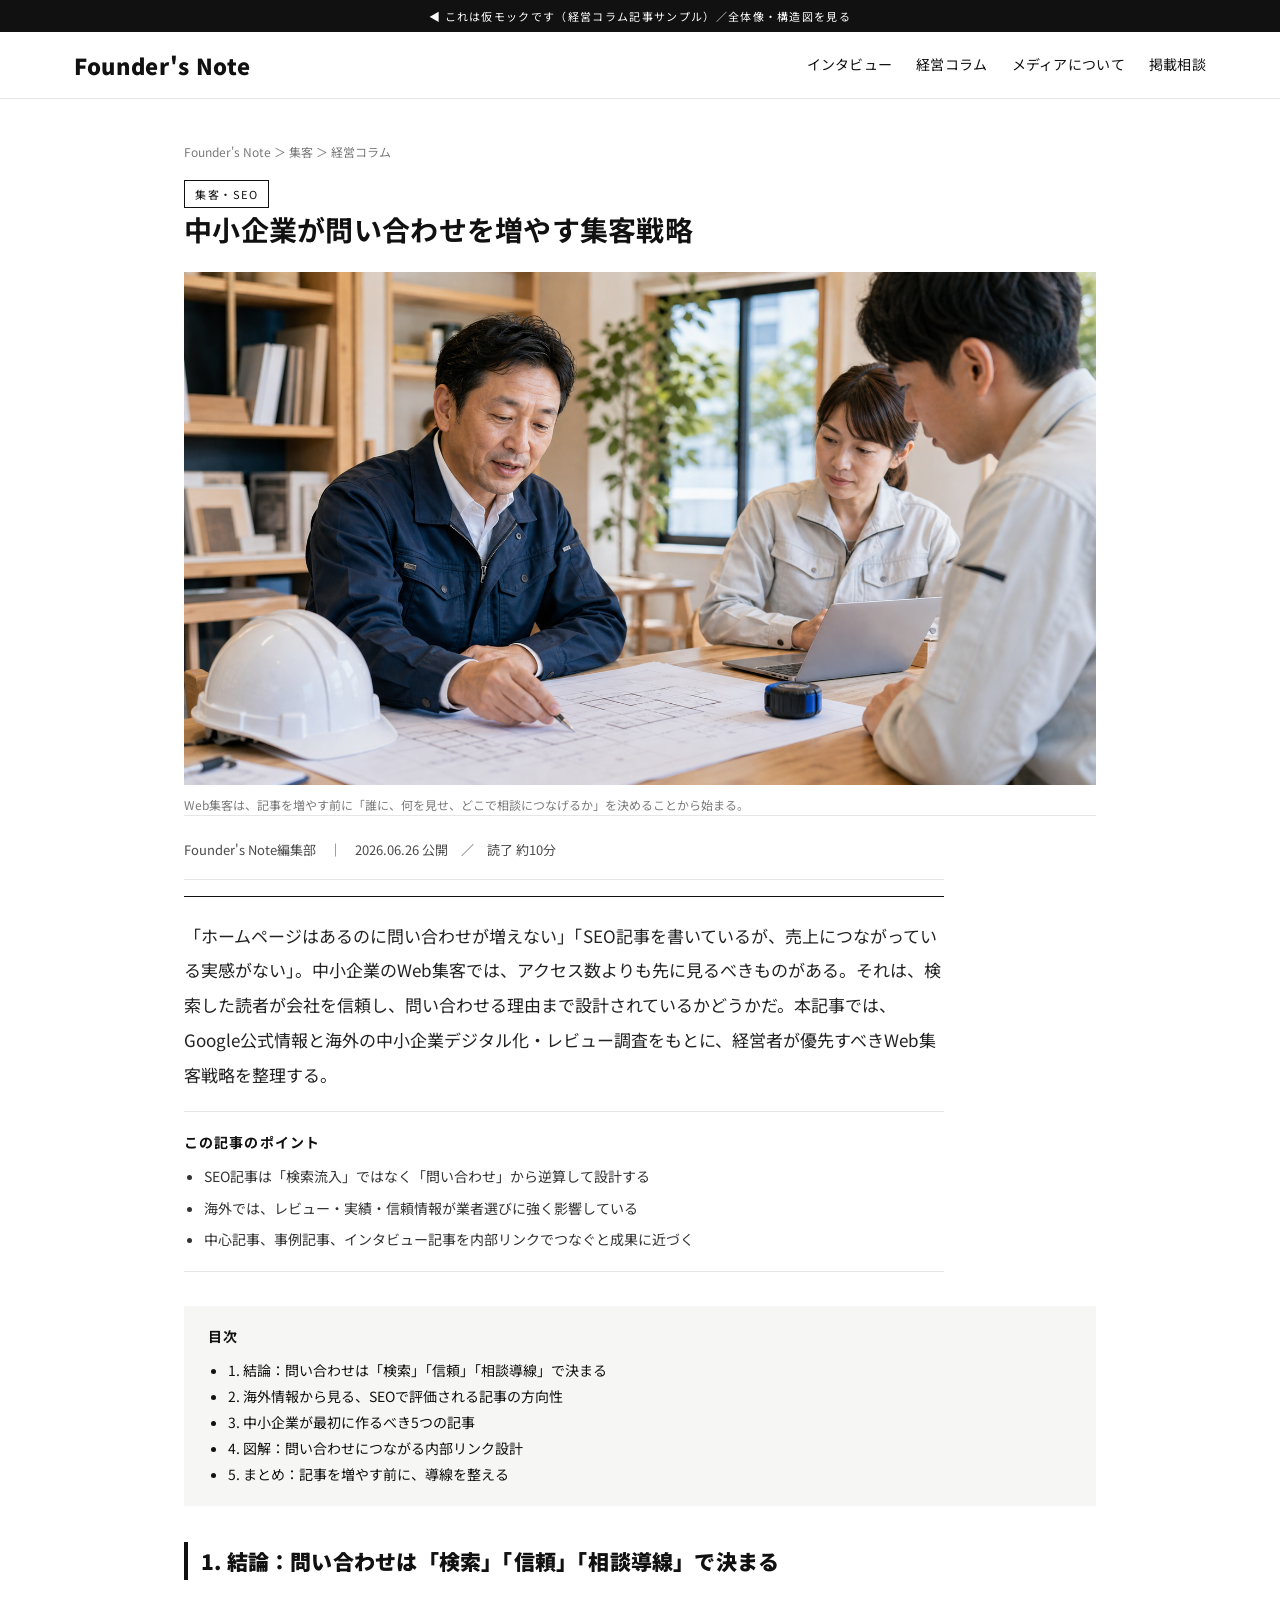
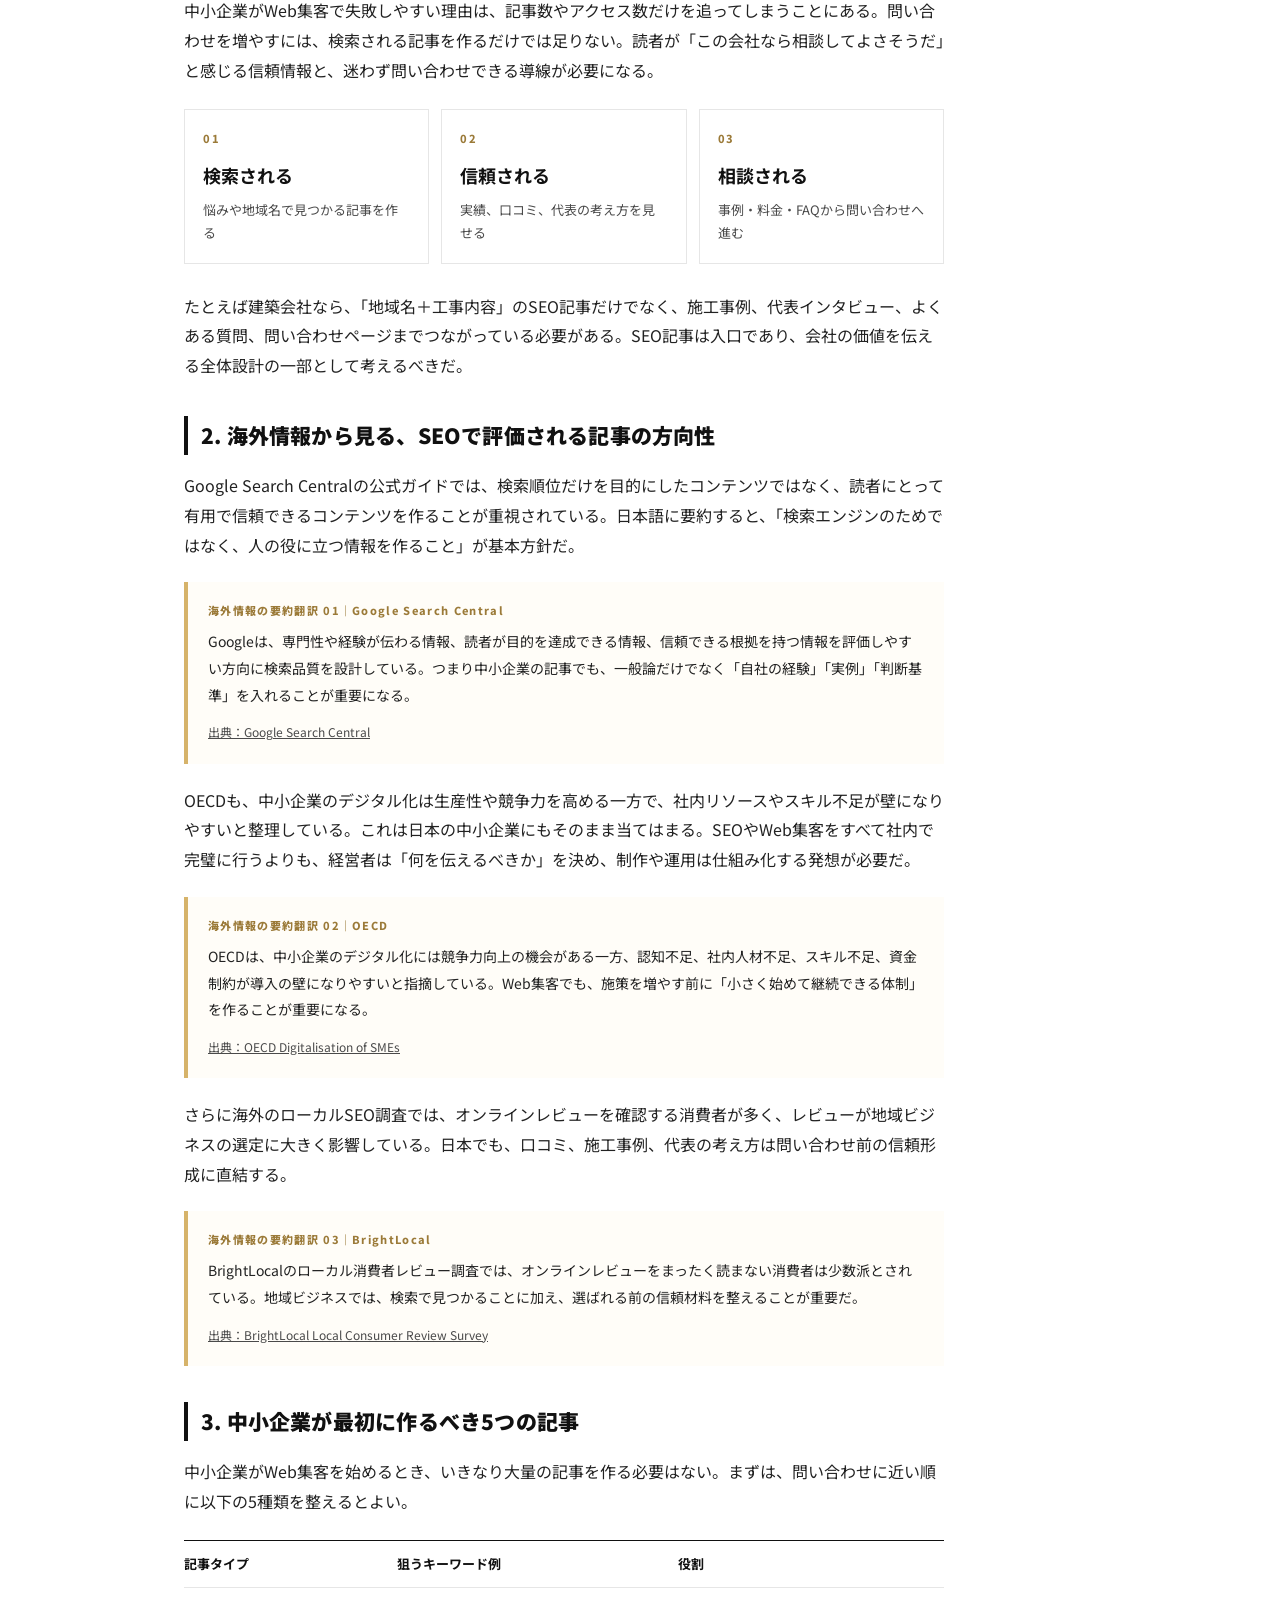
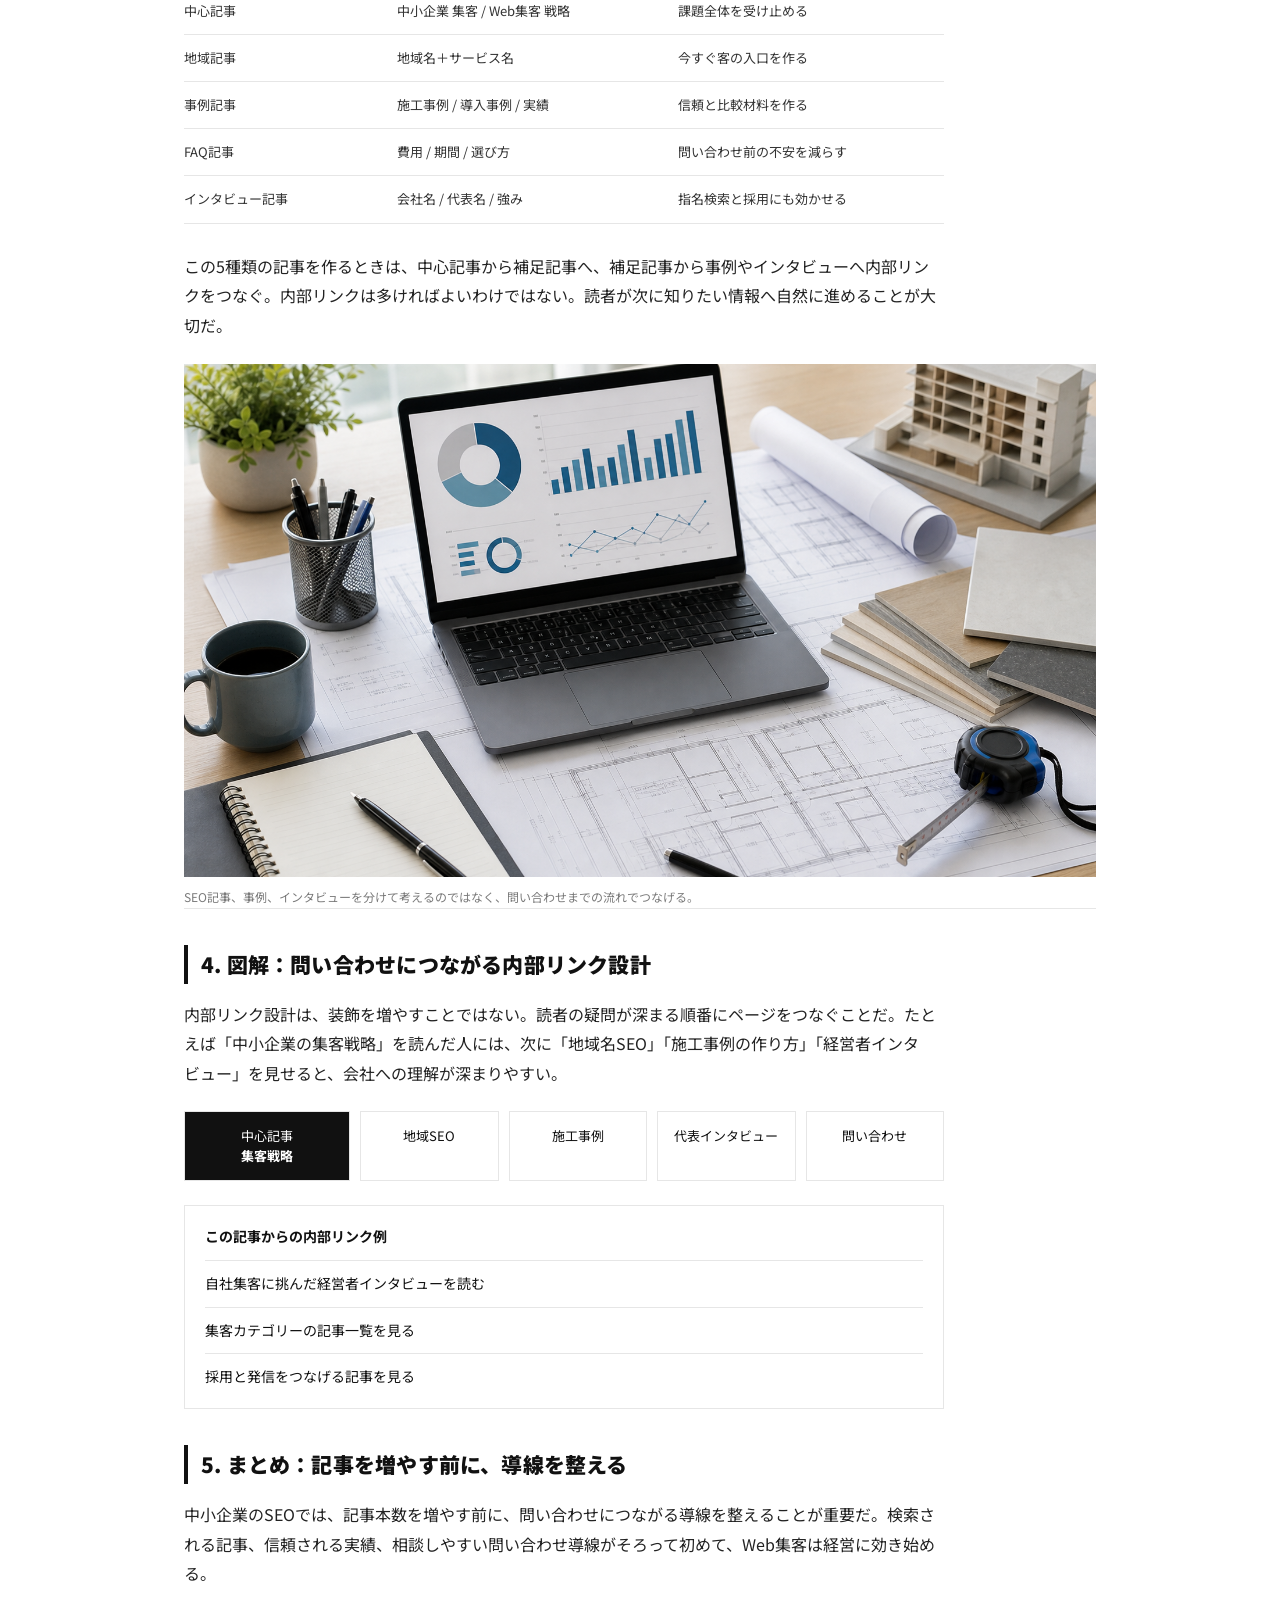
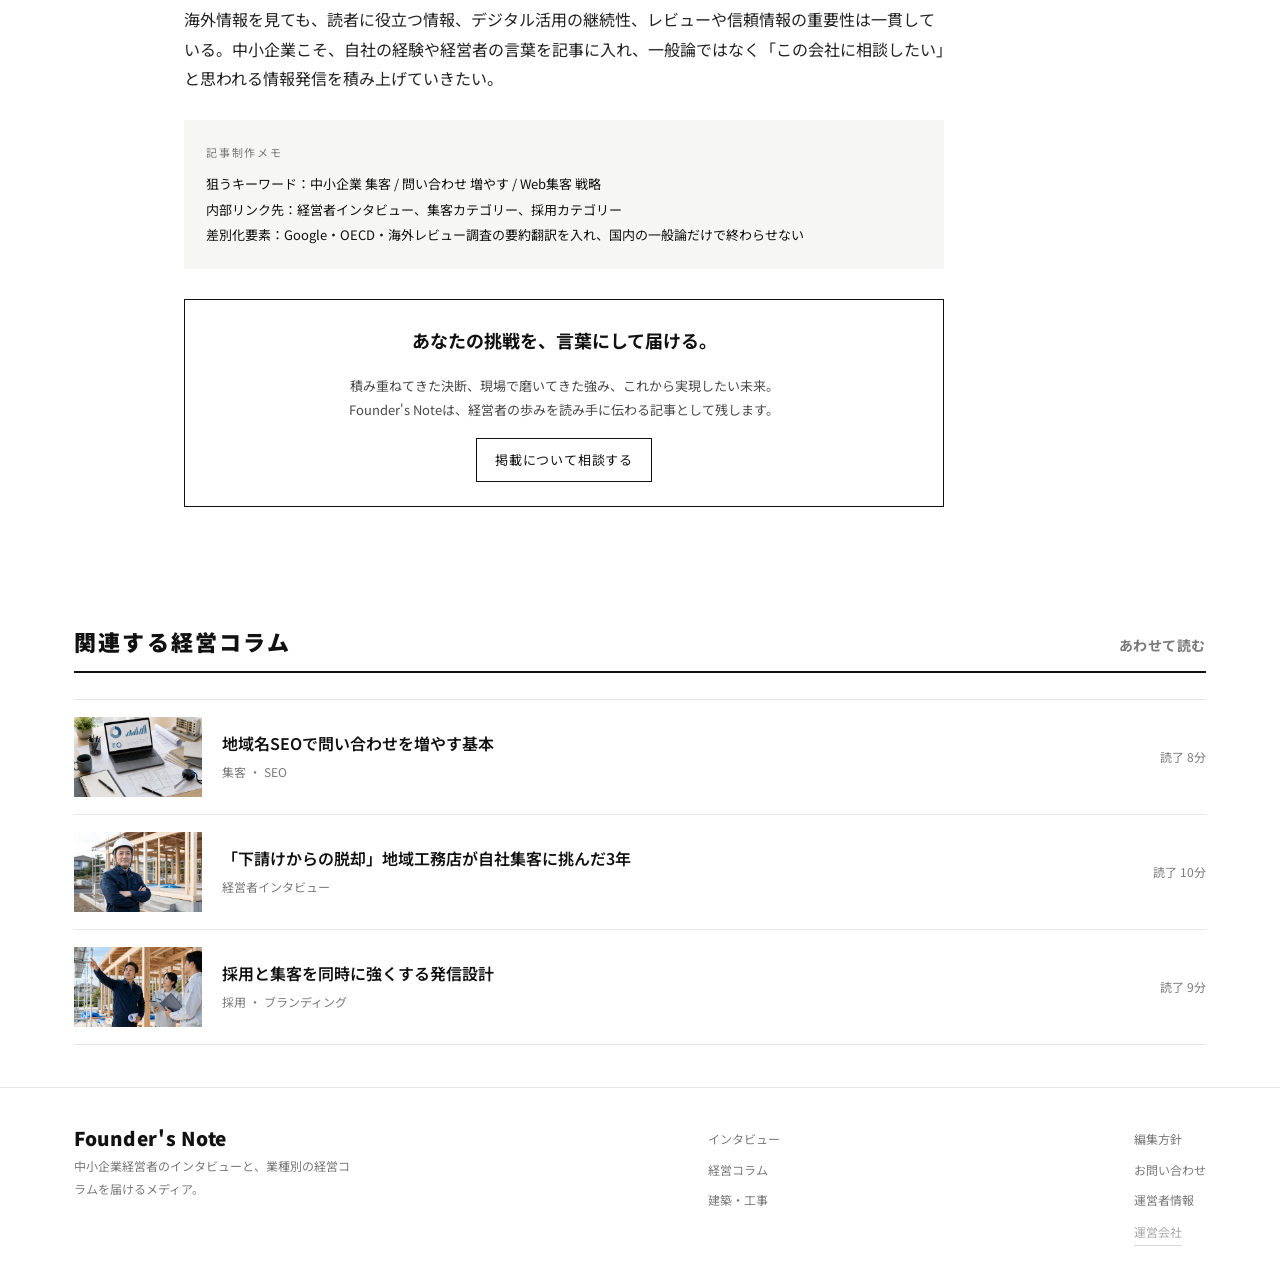
<file: column.html>
<!DOCTYPE html>
<html lang="ja">
<head>
<meta charset="UTF-8">
<meta name="viewport" content="width=device-width, initial-scale=1.0">
<title>中小企業が問い合わせを増やすWeb集客戦略｜SEOで選ばれる会社になる方法｜Founder's Note</title>
<meta name="description" content="中小企業が問い合わせを増やすためのWeb集客戦略を、SEO・事例ページ・口コミ・内部リンク・海外情報をもとに解説。Google公式情報やOECD、海外レビュー調査も参考に、経営者が優先すべき施策を整理します。">
<link rel="stylesheet" href="style.css">
</head>
<body>
<a class="mock-flag" href="overview.html">◀ これは仮モックです（経営コラム記事サンプル）／全体像・構造図を見る</a>
<header class="site editorial-header"><div class="wrap nav">
  <a class="logo brand-logo fn-logo" href="index.html"><span class="fn-word">Founder's&nbsp;Note</span></a>
  <nav class="menu">
    <a href="interview.html">インタビュー</a>
    <a href="column.html">経営コラム</a>
    <a href="index.html#mission">メディアについて</a>
    <a href="#cta">掲載相談</a>
  </nav>
</div></header>

<article class="article">
  <div class="crumbs">Founder's Note ＞ 集客 ＞ 経営コラム</div>
  <span class="tag">集客・SEO</span>
  <h1 class="serif">中小企業が問い合わせを増やす<br class="sp-br">集客戦略</h1>

  <figure class="article-figure hero-img">
    <img src="assets/article-owner-blueprint-meeting.png" alt="中小企業の経営者がWeb集客戦略を検討する様子">
    <figcaption>Web集客は、記事を増やす前に「誰に、何を見せ、どこで相談につなげるか」を決めることから始まる。</figcaption>
  </figure>

  <div class="byline">Founder's Note編集部　｜　2026.06.26 公開　／　読了 約10分</div>

  <p class="article-lead">「ホームページはあるのに問い合わせが増えない」「SEO記事を書いているが、売上につながっている実感がない」。中小企業のWeb集客では、アクセス数よりも先に見るべきものがある。それは、検索した読者が会社を信頼し、問い合わせる理由まで設計されているかどうかだ。本記事では、Google公式情報と海外の中小企業デジタル化・レビュー調査をもとに、経営者が優先すべきWeb集客戦略を整理する。</p>

  <div class="article-simple-points"><b>この記事のポイント</b>
    <ul>
      <li>SEO記事は「検索流入」ではなく「問い合わせ」から逆算して設計する</li>
      <li>海外では、レビュー・実績・信頼情報が業者選びに強く影響している</li>
      <li>中心記事、事例記事、インタビュー記事を内部リンクでつなぐと成果に近づく</li>
    </ul>
  </div>

  <div class="toc"><b>目次</b>
    <ul>
      <li>1. 結論：問い合わせは「検索」「信頼」「相談導線」で決まる</li>
      <li>2. 海外情報から見る、SEOで評価される記事の方向性</li>
      <li>3. 中小企業が最初に作るべき5つの記事</li>
      <li>4. 図解：問い合わせにつながる内部リンク設計</li>
      <li>5. まとめ：記事を増やす前に、導線を整える</li>
    </ul>
  </div>

  <h2 class="serif">1. 結論：問い合わせは「検索」「信頼」「相談導線」で決まる</h2>
  <p>中小企業がWeb集客で失敗しやすい理由は、記事数やアクセス数だけを追ってしまうことにある。問い合わせを増やすには、検索される記事を作るだけでは足りない。読者が「この会社なら相談してよさそうだ」と感じる信頼情報と、迷わず問い合わせできる導線が必要になる。</p>

  <div class="simple-flow" aria-label="問い合わせにつながるWeb集客の流れ">
    <div><span>01</span><b>検索される</b><p>悩みや地域名で見つかる記事を作る</p></div>
    <div><span>02</span><b>信頼される</b><p>実績、口コミ、代表の考え方を見せる</p></div>
    <div><span>03</span><b>相談される</b><p>事例・料金・FAQから問い合わせへ進む</p></div>
  </div>

  <p>たとえば建築会社なら、「地域名＋工事内容」のSEO記事だけでなく、施工事例、代表インタビュー、よくある質問、問い合わせページまでつながっている必要がある。SEO記事は入口であり、会社の価値を伝える全体設計の一部として考えるべきだ。</p>

  <h2 class="serif">2. 海外情報から見る、SEOで評価される記事の方向性</h2>
  <p>Google Search Centralの公式ガイドでは、検索順位だけを目的にしたコンテンツではなく、読者にとって有用で信頼できるコンテンツを作ることが重視されている。日本語に要約すると、「検索エンジンのためではなく、人の役に立つ情報を作ること」が基本方針だ。</p>

  <div class="foreign-note">
    <span>海外情報の要約翻訳 01｜Google Search Central</span>
    <p>Googleは、専門性や経験が伝わる情報、読者が目的を達成できる情報、信頼できる根拠を持つ情報を評価しやすい方向に検索品質を設計している。つまり中小企業の記事でも、一般論だけでなく「自社の経験」「実例」「判断基準」を入れることが重要になる。</p>
    <a href="https://developers.google.com/search/docs/fundamentals/creating-helpful-content" target="_blank" rel="noopener">出典：Google Search Central</a>
  </div>

  <p>OECDも、中小企業のデジタル化は生産性や競争力を高める一方で、社内リソースやスキル不足が壁になりやすいと整理している。これは日本の中小企業にもそのまま当てはまる。SEOやWeb集客をすべて社内で完璧に行うよりも、経営者は「何を伝えるべきか」を決め、制作や運用は仕組み化する発想が必要だ。</p>

  <div class="foreign-note">
    <span>海外情報の要約翻訳 02｜OECD</span>
    <p>OECDは、中小企業のデジタル化には競争力向上の機会がある一方、認知不足、社内人材不足、スキル不足、資金制約が導入の壁になりやすいと指摘している。Web集客でも、施策を増やす前に「小さく始めて継続できる体制」を作ることが重要になる。</p>
    <a href="https://www.oecd.org/en/topics/sub-issues/digitalisation-of-smes.html" target="_blank" rel="noopener">出典：OECD Digitalisation of SMEs</a>
  </div>

  <p>さらに海外のローカルSEO調査では、オンラインレビューを確認する消費者が多く、レビューが地域ビジネスの選定に大きく影響している。日本でも、口コミ、施工事例、代表の考え方は問い合わせ前の信頼形成に直結する。</p>

  <div class="foreign-note">
    <span>海外情報の要約翻訳 03｜BrightLocal</span>
    <p>BrightLocalのローカル消費者レビュー調査では、オンラインレビューをまったく読まない消費者は少数派とされている。地域ビジネスでは、検索で見つかることに加え、選ばれる前の信頼材料を整えることが重要だ。</p>
    <a href="https://www.brightlocal.com/research/local-consumer-review-survey-2025/" target="_blank" rel="noopener">出典：BrightLocal Local Consumer Review Survey</a>
  </div>

  <h2 class="serif">3. 中小企業が最初に作るべき5つの記事</h2>
  <p>中小企業がWeb集客を始めるとき、いきなり大量の記事を作る必要はない。まずは、問い合わせに近い順に以下の5種類を整えるとよい。</p>

  <div class="simple-table">
    <div><b>記事タイプ</b><b>狙うキーワード例</b><b>役割</b></div>
    <div><span>中心記事</span><span>中小企業 集客 / Web集客 戦略</span><span>課題全体を受け止める</span></div>
    <div><span>地域記事</span><span>地域名＋サービス名</span><span>今すぐ客の入口を作る</span></div>
    <div><span>事例記事</span><span>施工事例 / 導入事例 / 実績</span><span>信頼と比較材料を作る</span></div>
    <div><span>FAQ記事</span><span>費用 / 期間 / 選び方</span><span>問い合わせ前の不安を減らす</span></div>
    <div><span>インタビュー記事</span><span>会社名 / 代表名 / 強み</span><span>指名検索と採用にも効かせる</span></div>
  </div>

  <p>この5種類の記事を作るときは、中心記事から補足記事へ、補足記事から事例やインタビューへ内部リンクをつなぐ。内部リンクは多ければよいわけではない。読者が次に知りたい情報へ自然に進めることが大切だ。</p>

  <figure class="article-figure wide">
    <img src="assets/thumb-marketing-strategy.png" alt="中小企業のWeb集客とSEO記事設計を整理する資料">
    <figcaption>SEO記事、事例、インタビューを分けて考えるのではなく、問い合わせまでの流れでつなげる。</figcaption>
  </figure>

  <h2 class="serif">4. 図解：問い合わせにつながる内部リンク設計</h2>
  <p>内部リンク設計は、装飾を増やすことではない。読者の疑問が深まる順番にページをつなぐことだ。たとえば「中小企業の集客戦略」を読んだ人には、次に「地域名SEO」「施工事例の作り方」「経営者インタビュー」を見せると、会社への理解が深まりやすい。</p>

  <div class="link-diagram">
    <div class="hub">中心記事<br><b>集客戦略</b></div>
    <div>地域SEO</div>
    <div>施工事例</div>
    <div>代表インタビュー</div>
    <div>問い合わせ</div>
  </div>

  <div class="internal-links">
    <b>この記事からの内部リンク例</b>
    <a href="interview.html">自社集客に挑んだ経営者インタビューを読む</a>
    <a href="category-shukyaku.html">集客カテゴリーの記事一覧を見る</a>
    <a href="category-saiyo.html">採用と発信をつなげる記事を見る</a>
  </div>

  <h2 class="serif">5. まとめ：記事を増やす前に、導線を整える</h2>
  <p>中小企業のSEOでは、記事本数を増やす前に、問い合わせにつながる導線を整えることが重要だ。検索される記事、信頼される実績、相談しやすい問い合わせ導線がそろって初めて、Web集客は経営に効き始める。</p>
  <p>海外情報を見ても、読者に役立つ情報、デジタル活用の継続性、レビューや信頼情報の重要性は一貫している。中小企業こそ、自社の経験や経営者の言葉を記事に入れ、一般論ではなく「この会社に相談したい」と思われる情報発信を積み上げていきたい。</p>

  <div class="company-box">
    <span class="lbl">記事制作メモ</span>
    狙うキーワード：中小企業 集客 / 問い合わせ 増やす / Web集客 戦略<br>
    内部リンク先：経営者インタビュー、集客カテゴリー、採用カテゴリー<br>
    差別化要素：Google・OECD・海外レビュー調査の要約翻訳を入れ、国内の一般論だけで終わらせない
  </div>

  <div class="inline-cta" id="cta">
    <h4>あなたの挑戦を、言葉にして届ける。</h4>
    <p>積み重ねてきた決断、現場で磨いてきた強み、これから実現したい未来。<br>Founder's Noteは、経営者の歩みを読み手に伝わる記事として残します。</p>
    <a class="btn" href="#">掲載について相談する</a>
  </div>
</article>

<section><div class="wrap">
  <div class="sec-head"><h2 class="serif">関連する経営コラム</h2><span class="en">あわせて読む</span></div>
  <div class="col-list">
    <a class="col-row" href="category-shukyaku.html"><div class="ph light"><img src="assets/thumb-marketing-strategy.png" alt="地域SEOとWeb集客の関連記事"></div>
      <div><div class="t">地域名SEOで問い合わせを増やす基本</div><div class="m">集客 ・ SEO</div></div><div class="rt">読了 8分</div></a>
    <a class="col-row" href="interview.html"><div class="ph light"><img src="assets/hero-construction-owner.png" alt="自社集客へ挑戦した経営者インタビュー"></div>
      <div><div class="t">「下請けからの脱却」地域工務店が自社集客に挑んだ3年</div><div class="m">経営者インタビュー</div></div><div class="rt">読了 10分</div></a>
    <a class="col-row" href="category-saiyo.html"><div class="ph light"><img src="assets/article-owner-onsite-team.png" alt="採用と発信の関連記事"></div>
      <div><div class="t">採用と集客を同時に強くする発信設計</div><div class="m">採用 ・ ブランディング</div></div><div class="rt">読了 9分</div></a>
  </div>
</div></section>

<footer class="site"><div class="wrap foot">
  <div><div class="footer-logo fn-logo"><span class="fn-word">Founder's&nbsp;Note</span></div>
    <p style="margin-top:8px;max-width:280px">中小企業経営者のインタビューと、業種別の経営コラムを届けるメディア。</p></div>
  <div><a href="interview.html">インタビュー</a><a href="column.html">経営コラム</a><a href="category-kenchiku.html">建築・工事</a></div>
  <div><a href="#">編集方針</a><a href="contact.html">お問い合わせ</a><a href="operator.html">運営者情報</a>
    <details class="operator"><summary>運営会社</summary><p>株式会社プロパゲート</p></details></div>
</div></footer>
</body>
</html>
</file>
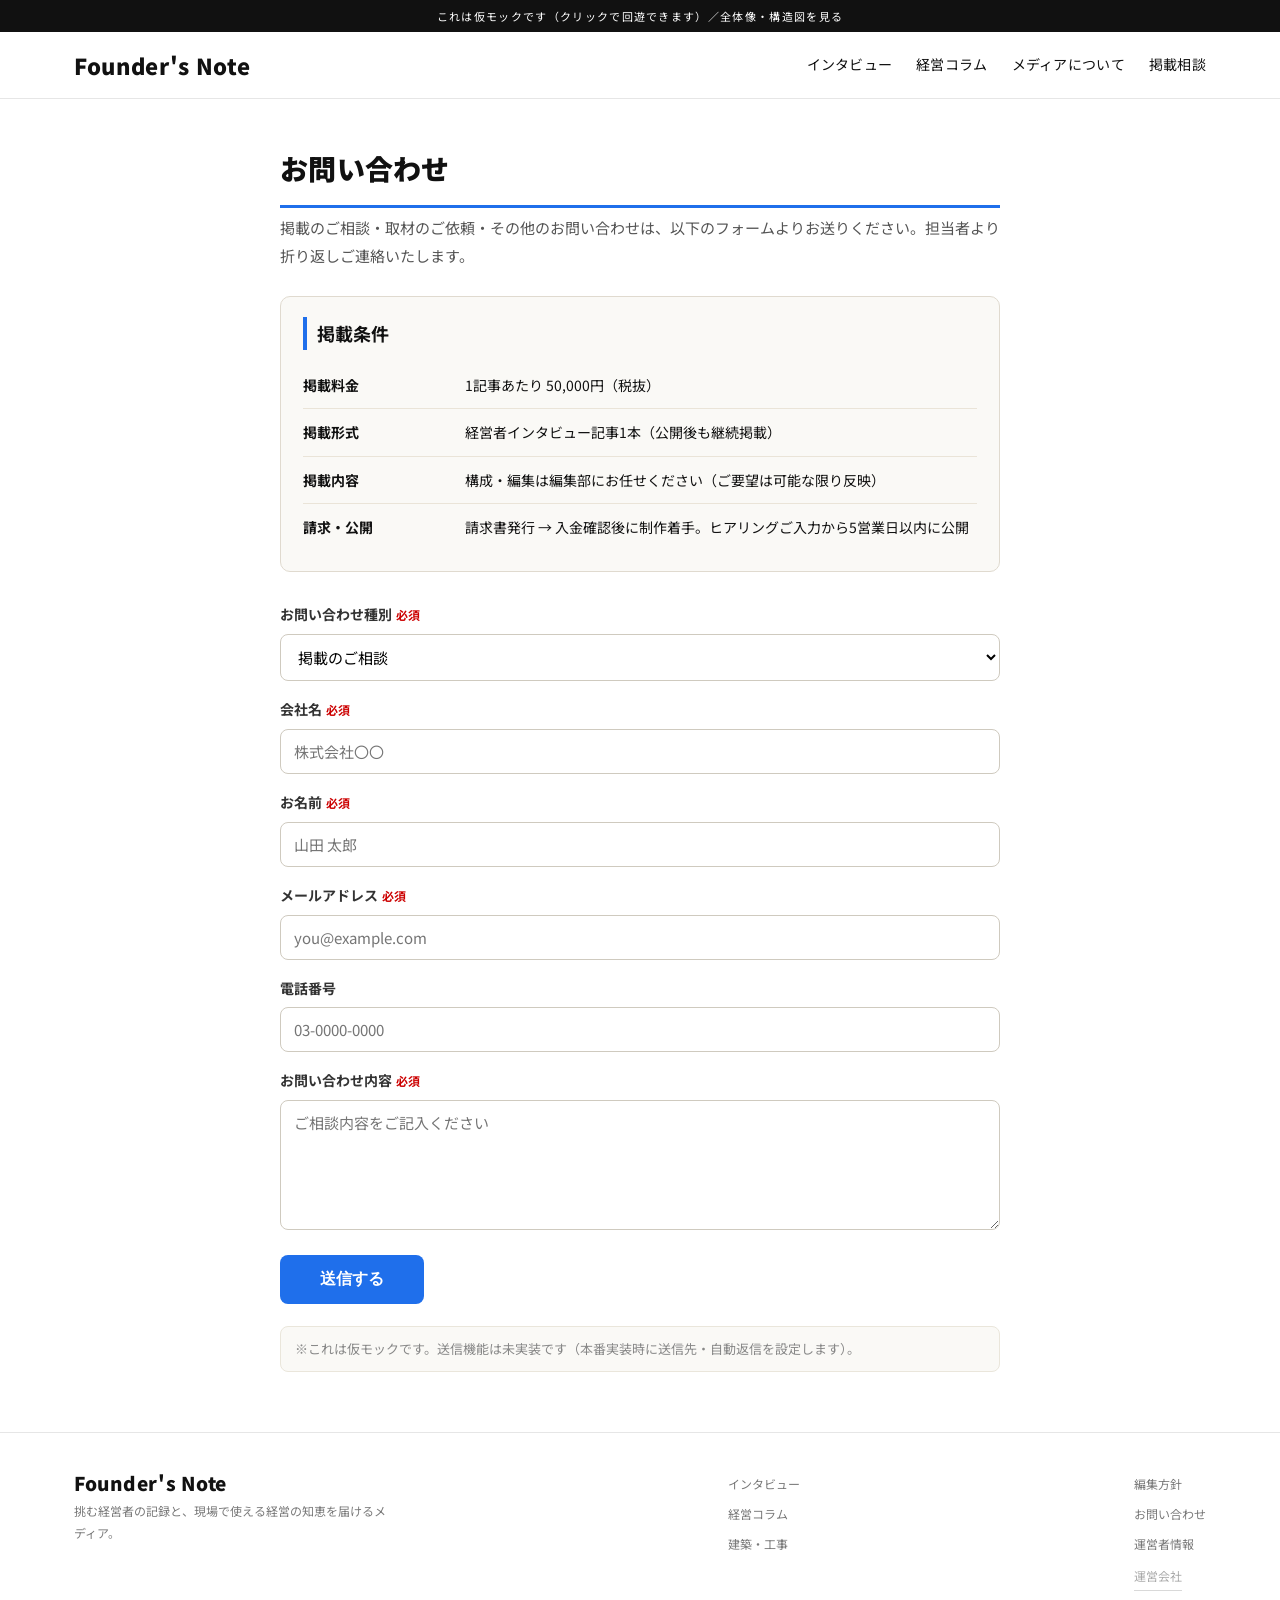
<file: contact.html>
﻿<!DOCTYPE html>
<html lang="ja">
<head>
<meta charset="UTF-8">
<meta name="viewport" content="width=device-width, initial-scale=1.0">
<title>お問い合わせ｜Founder's Note</title>
<link rel="stylesheet" href="style.css">
<style>
 .page-wrap{max-width:760px;margin:0 auto;padding:44px 20px 60px}
 .page-wrap h1.serif{font-size:28px;border-bottom:3px solid #1f6feb;padding-bottom:10px;margin:0 0 6px}
 .page-wrap .lead{color:#555;margin:0 0 26px;font-size:15px}
 .cform{display:grid;gap:16px}
 .cform label{font-size:14px;font-weight:700;color:#333;display:block;margin-bottom:6px}
 .cform .req{color:#c00;font-size:12px;margin-left:4px}
 .cform input,.cform select,.cform textarea{width:100%;padding:11px 13px;border:1px solid #cfcabf;border-radius:8px;font-size:15px;font-family:inherit;box-sizing:border-box;background:#fff}
 .cform textarea{min-height:130px;resize:vertical}
 .cform .submit{background:#1f6feb;color:#fff;border:none;border-radius:8px;padding:14px;font-size:16px;font-weight:700;cursor:pointer;width:auto;justify-self:start;padding-left:40px;padding-right:40px}
 .op-table{width:100%;border-collapse:collapse;font-size:15px;background:#fff}
 .op-table th,.op-table td{border:1px solid #e0dacf;padding:14px 16px;text-align:left;vertical-align:top}
 .op-table th{background:#f4f2ec;width:32%;white-space:nowrap;font-weight:700}
 .note{color:#888;font-size:13px;margin-top:22px;background:#faf9f6;border:1px solid #eae6db;border-radius:8px;padding:10px 14px}
 .terms-box{border:1px solid #e0dacf;background:#faf9f6;border-radius:10px;padding:20px 22px;margin:0 0 30px}
 .terms-box h2{font-size:18px;margin:0 0 12px;border-left:4px solid #1f6feb;padding-left:10px}
 .terms-box ul{margin:0;padding:0;list-style:none}
 .terms-box li{display:grid;grid-template-columns:150px 1fr;gap:12px;padding:11px 0;border-bottom:1px solid #eae4d8;font-size:14px;line-height:1.75}
 .terms-box li:last-child{border-bottom:0}
 .terms-box li b{font-weight:700}
 @media(max-width:560px){.terms-box li{grid-template-columns:1fr;gap:2px}}
</style>
</head>
<body>
<a class="mock-flag" href="overview.html">これは仮モックです（クリックで回遊できます）／全体像・構造図を見る</a>
<header class="site editorial-header"><div class="wrap nav">
  <a class="logo brand-logo fn-logo" href="index.html"><span class="fn-word">Founder's&nbsp;Note</span></a>
  <nav class="menu">
    <a href="interview.html">インタビュー</a>
    <a href="column.html">経営コラム</a>
    <a href="index.html#mission">メディアについて</a>
    <a href="index.html#cta">掲載相談</a>
  </nav>
</div></header>
<main>
<div class="page-wrap">
  <h1 class="serif">お問い合わせ</h1>
  <p class="lead">掲載のご相談・取材のご依頼・その他のお問い合わせは、以下のフォームよりお送りください。担当者より折り返しご連絡いたします。</p>
  <div class="terms-box">
    <h2>掲載条件</h2>
    <ul>
      <li><b>掲載料金</b><span>1記事あたり 50,000円（税抜）</span></li>
      <li><b>掲載形式</b><span>経営者インタビュー記事1本（公開後も継続掲載）</span></li>
      <li><b>掲載内容</b><span>構成・編集は編集部にお任せください（ご要望は可能な限り反映）</span></li>
      <li><b>請求・公開</b><span>請求書発行 → 入金確認後に制作着手。ヒアリングご入力から5営業日以内に公開</span></li>
    </ul>
  </div>
  <form class="cform" onsubmit="return false;">
    <div><label>お問い合わせ種別<span class="req">必須</span></label>
      <select><option>掲載のご相談</option><option>取材のご依頼</option><option>その他のお問い合わせ</option></select></div>
    <div><label>会社名<span class="req">必須</span></label><input type="text" placeholder="株式会社〇〇"></div>
    <div><label>お名前<span class="req">必須</span></label><input type="text" placeholder="山田 太郎"></div>
    <div><label>メールアドレス<span class="req">必須</span></label><input type="email" placeholder="you@example.com"></div>
    <div><label>電話番号</label><input type="tel" placeholder="03-0000-0000"></div>
    <div><label>お問い合わせ内容<span class="req">必須</span></label><textarea placeholder="ご相談内容をご記入ください"></textarea></div>
    <button type="submit" class="submit">送信する</button>
  </form>
  <p class="note">※これは仮モックです。送信機能は未実装です（本番実装時に送信先・自動返信を設定します）。</p>
</div></main>
<footer class="site"><div class="wrap foot">
  <div><div class="footer-logo fn-logo"><span class="fn-word">Founder's&nbsp;Note</span></div>
    <p style="margin-top:8px;max-width:320px">挑む経営者の記録と、現場で使える経営の知恵を届けるメディア。</p></div>
  <div><a href="interview.html">インタビュー</a><a href="column.html">経営コラム</a><a href="category-kenchiku.html">建築・工事</a></div>
  <div><a href="#">編集方針</a><a href="contact.html">お問い合わせ</a><a href="operator.html">運営者情報</a>
    <details class="operator"><summary>運営会社</summary><p>株式会社プロパゲート</p></details></div>
</div></footer>
</body>
</html>
</file>
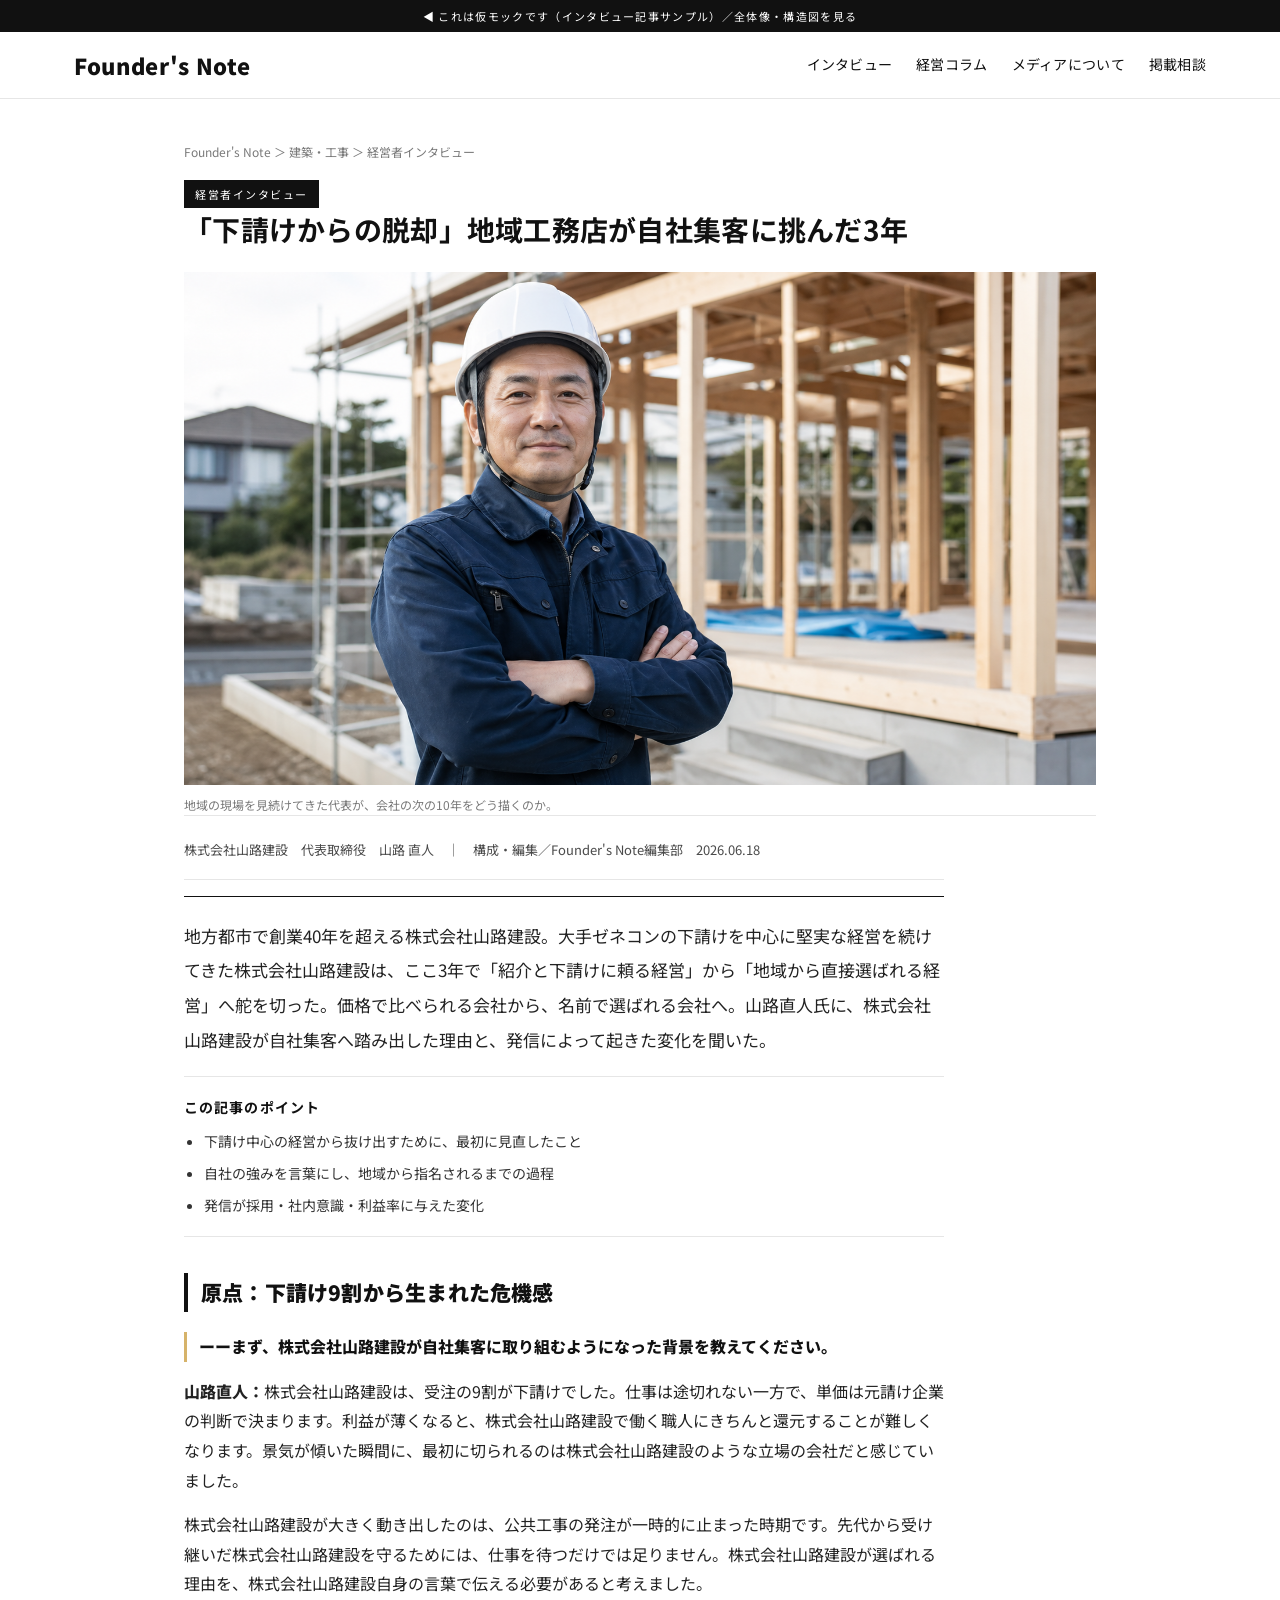
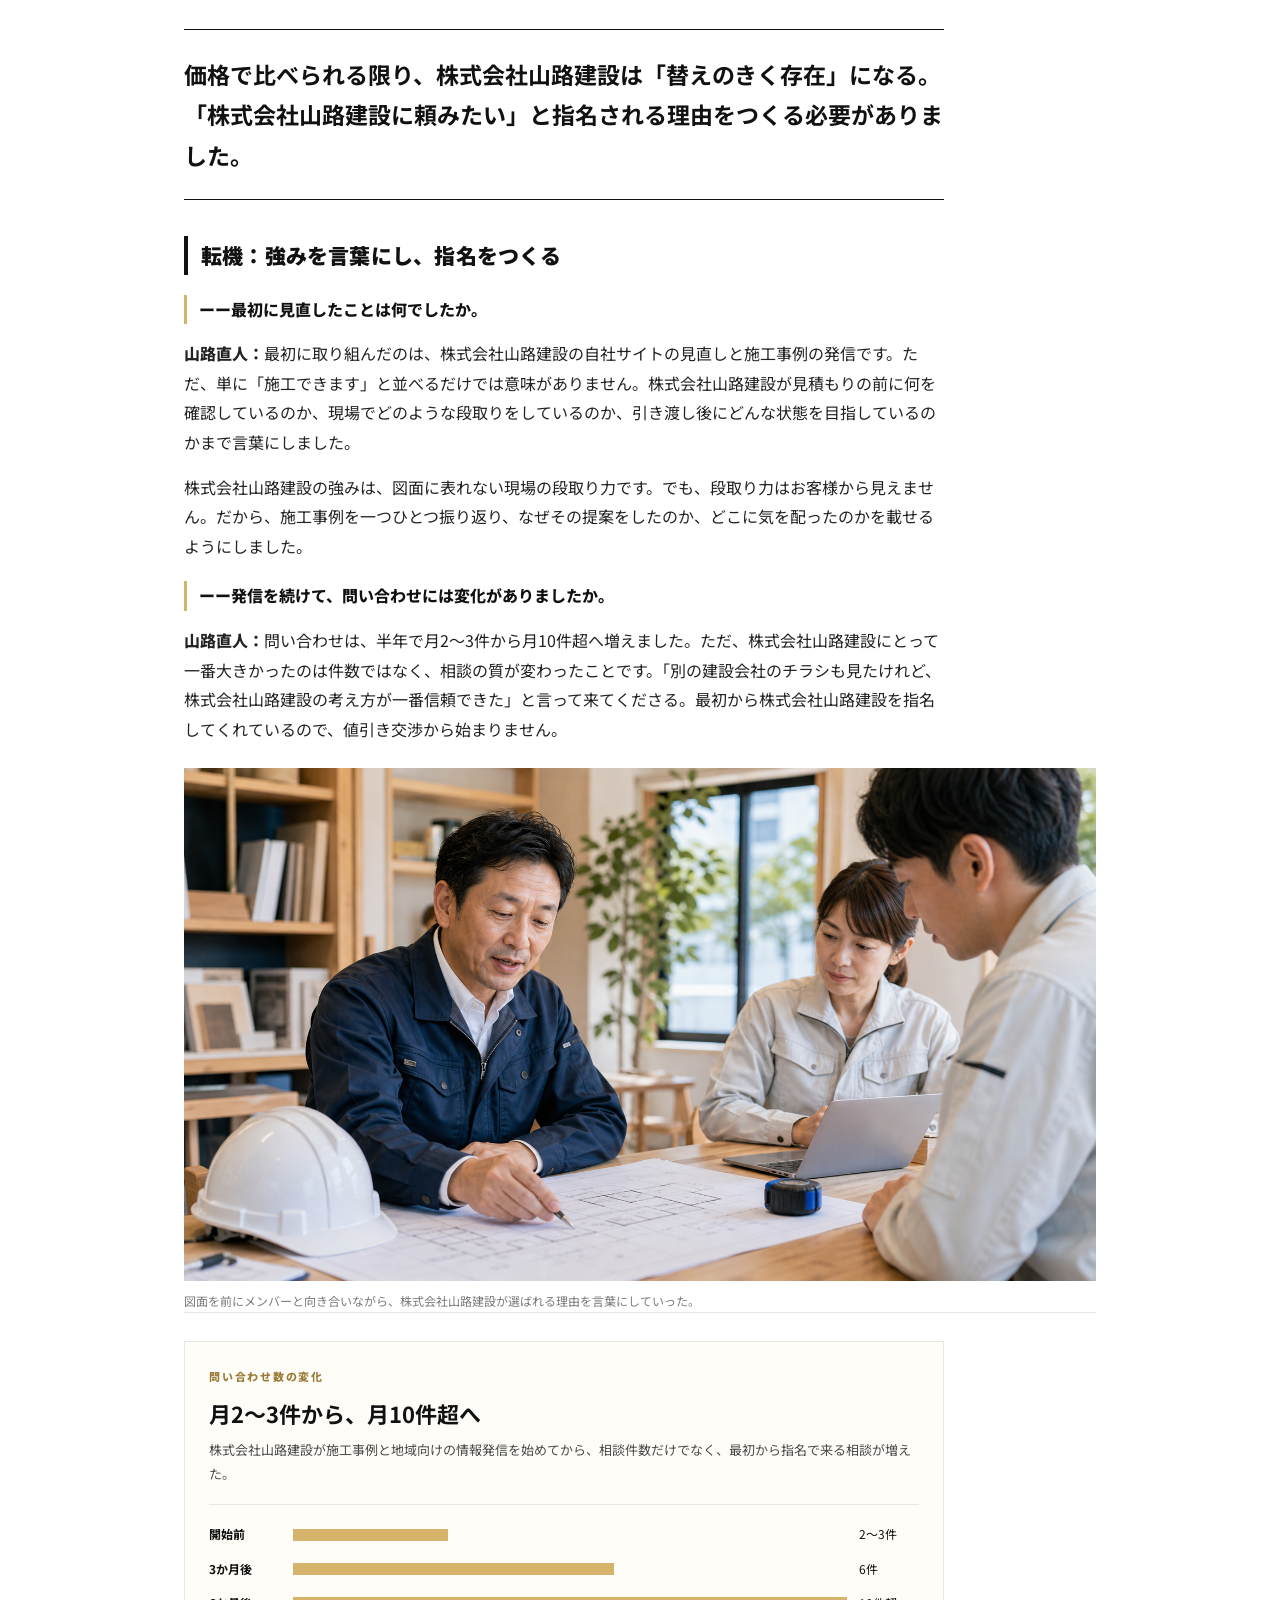
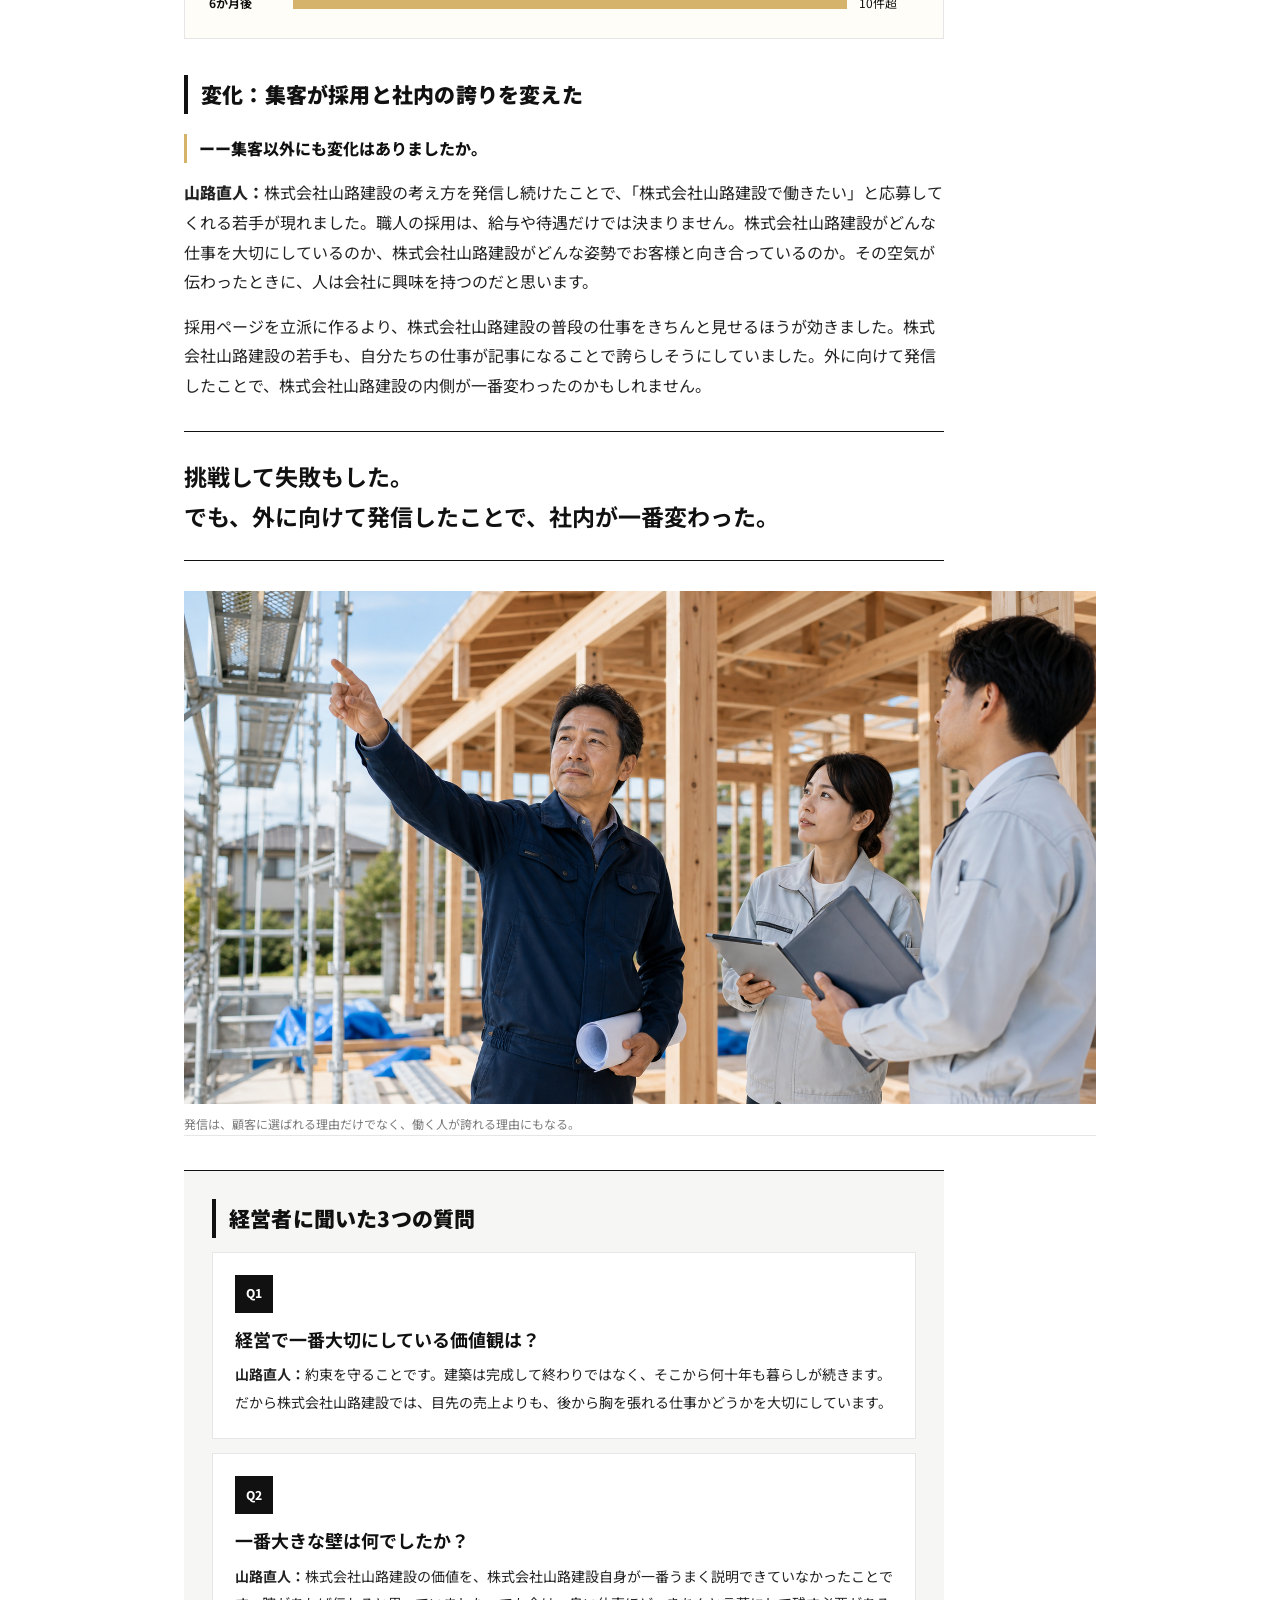
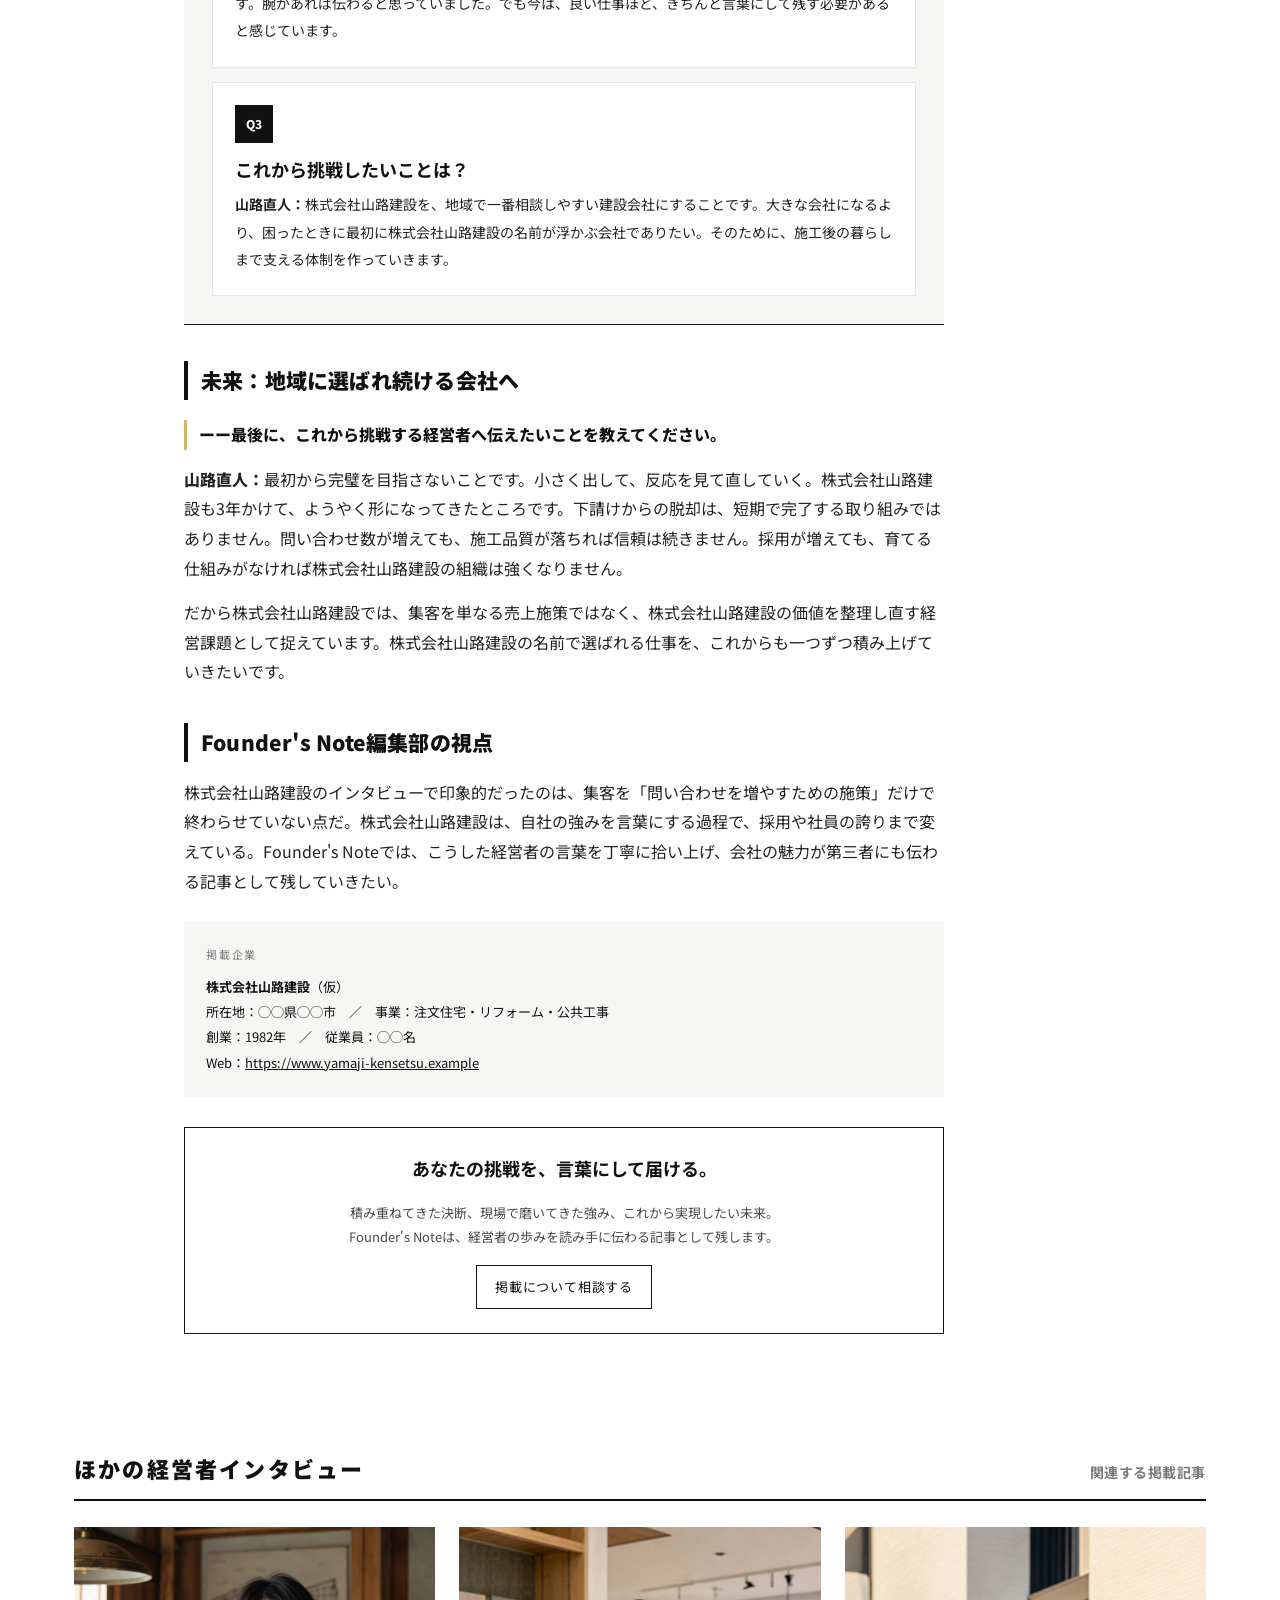
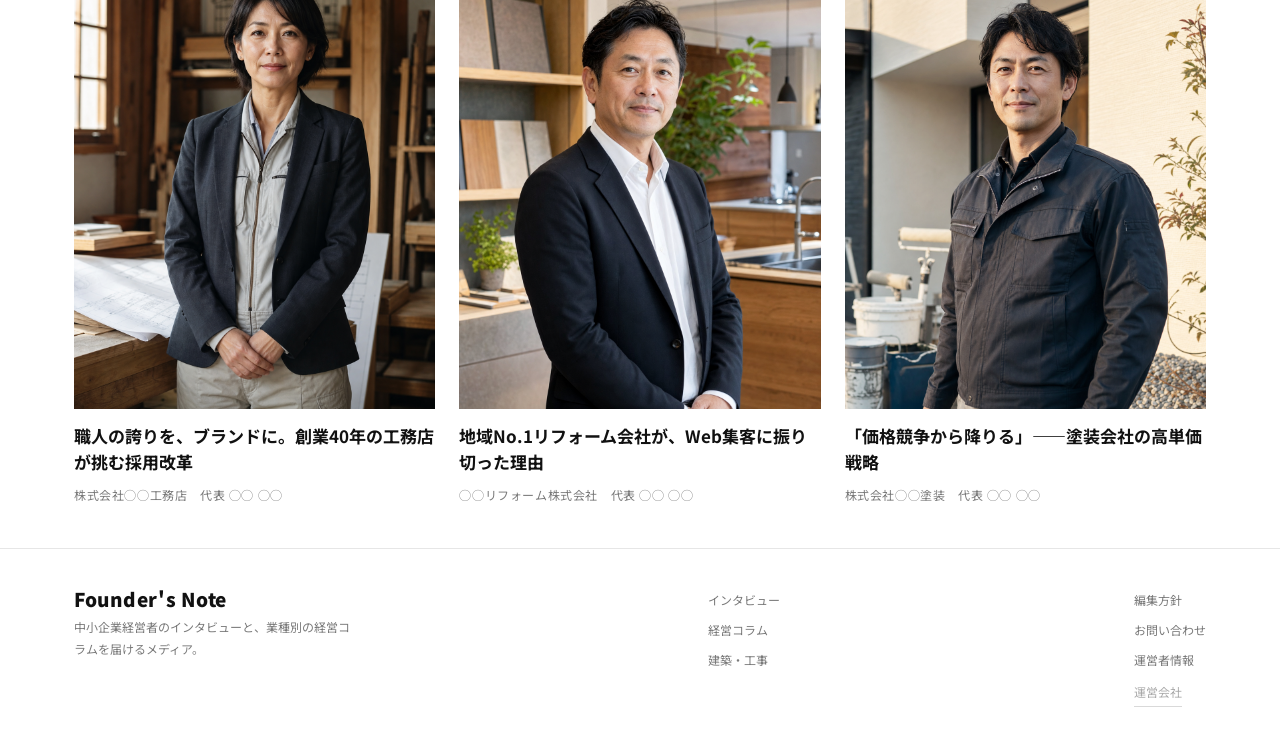
<file: interview.html>
﻿<!DOCTYPE html>
<html lang="ja">
<head>
<meta charset="UTF-8">
<meta name="viewport" content="width=device-width, initial-scale=1.0">
<title>「下請けからの脱却」地域工務店が自社集客に挑んだ3年｜Founder's Note</title>
<link rel="stylesheet" href="style.css">
</head>
<body>
<a class="mock-flag" href="overview.html">◀ これは仮モックです（インタビュー記事サンプル）／全体像・構造図を見る</a>
<header class="site editorial-header"><div class="wrap nav">
  <a class="logo brand-logo fn-logo" href="index.html"><span class="fn-word">Founder's&nbsp;Note</span></a>
  <nav class="menu">
    <a href="interview.html">インタビュー</a>
    <a href="column.html">経営コラム</a>
    <a href="index.html#mission">メディアについて</a>
    <a href="#cta">掲載相談</a>
  </nav>
  
</div></header>

<article class="article">
  <div class="crumbs">Founder's Note ＞ 建築・工事 ＞ 経営者インタビュー</div>
  <span class="tag iv">経営者インタビュー</span>
  <h1 class="serif">「下請けからの脱却」地域工務店が自社集客に挑んだ3年</h1>

  <figure class="article-figure hero-img">
    <img src="assets/hero-construction-owner.png" alt="建築現場で今後の展望を語る株式会社山路建設の代表">
    <figcaption>地域の現場を見続けてきた代表が、会社の次の10年をどう描くのか。</figcaption>
  </figure>

  <div class="byline">株式会社山路建設　代表取締役　山路 直人　｜　構成・編集／Founder's Note編集部　2026.06.18</div>

  <p class="article-lead">地方都市で創業40年を超える株式会社山路建設。大手ゼネコンの下請けを中心に堅実な経営を続けてきた株式会社山路建設は、ここ3年で「紹介と下請けに頼る経営」から「地域から直接選ばれる経営」へ舵を切った。価格で比べられる会社から、名前で選ばれる会社へ。山路直人氏に、株式会社山路建設が自社集客へ踏み出した理由と、発信によって起きた変化を聞いた。</p>

  <div class="article-simple-points"><b>この記事のポイント</b>
    <ul>
      <li>下請け中心の経営から抜け出すために、最初に見直したこと</li>
      <li>自社の強みを言葉にし、地域から指名されるまでの過程</li>
      <li>発信が採用・社内意識・利益率に与えた変化</li>
    </ul>
  </div>

  <h2 class="serif">原点：下請け9割から生まれた危機感</h2>
  <div class="interview-block">
    <p class="question">ーーまず、株式会社山路建設が自社集客に取り組むようになった背景を教えてください。</p>
    <p><strong>山路直人：</strong>株式会社山路建設は、受注の9割が下請けでした。仕事は途切れない一方で、単価は元請け企業の判断で決まります。利益が薄くなると、株式会社山路建設で働く職人にきちんと還元することが難しくなります。景気が傾いた瞬間に、最初に切られるのは株式会社山路建設のような立場の会社だと感じていました。</p>
    <p>株式会社山路建設が大きく動き出したのは、公共工事の発注が一時的に止まった時期です。先代から受け継いだ株式会社山路建設を守るためには、仕事を待つだけでは足りません。株式会社山路建設が選ばれる理由を、株式会社山路建設自身の言葉で伝える必要があると考えました。</p>
  </div>

  <div class="pull">価格で比べられる限り、株式会社山路建設は「替えのきく存在」になる。<br>「株式会社山路建設に頼みたい」と指名される理由をつくる必要がありました。</div>

  <h2 class="serif">転機：強みを言葉にし、指名をつくる</h2>
  <div class="interview-block">
    <p class="question">ーー最初に見直したことは何でしたか。</p>
    <p><strong>山路直人：</strong>最初に取り組んだのは、株式会社山路建設の自社サイトの見直しと施工事例の発信です。ただ、単に「施工できます」と並べるだけでは意味がありません。株式会社山路建設が見積もりの前に何を確認しているのか、現場でどのような段取りをしているのか、引き渡し後にどんな状態を目指しているのかまで言葉にしました。</p>
    <p>株式会社山路建設の強みは、図面に表れない現場の段取り力です。でも、段取り力はお客様から見えません。だから、施工事例を一つひとつ振り返り、なぜその提案をしたのか、どこに気を配ったのかを載せるようにしました。</p>
    <p class="question">ーー発信を続けて、問い合わせには変化がありましたか。</p>
    <p><strong>山路直人：</strong>問い合わせは、半年で月2〜3件から月10件超へ増えました。ただ、株式会社山路建設にとって一番大きかったのは件数ではなく、相談の質が変わったことです。「別の建設会社のチラシも見たけれど、株式会社山路建設の考え方が一番信頼できた」と言って来てくださる。最初から株式会社山路建設を指名してくれているので、値引き交渉から始まりません。</p>
  </div>

  <figure class="article-figure wide">
    <img src="assets/article-owner-blueprint-meeting.png" alt="会社メンバーと図面を見ながら打ち合わせる株式会社山路建設の代表">
    <figcaption>図面を前にメンバーと向き合いながら、株式会社山路建設が選ばれる理由を言葉にしていった。</figcaption>
  </figure>

  <div class="article-chart">
    <span>問い合わせ数の変化</span>
    <strong>月2〜3件から、月10件超へ</strong>
    <p>株式会社山路建設が施工事例と地域向けの情報発信を始めてから、相談件数だけでなく、最初から指名で来る相談が増えた。</p>
    <div class="simple-bars">
      <div><b>開始前</b><i style="width:28%"></i><em>2〜3件</em></div>
      <div><b>3か月後</b><i style="width:58%"></i><em>6件</em></div>
      <div><b>6か月後</b><i style="width:100%"></i><em>10件超</em></div>
    </div>
  </div>

  <h2 class="serif">変化：集客が採用と社内の誇りを変えた</h2>
  <div class="interview-block">
    <p class="question">ーー集客以外にも変化はありましたか。</p>
    <p><strong>山路直人：</strong>株式会社山路建設の考え方を発信し続けたことで、「株式会社山路建設で働きたい」と応募してくれる若手が現れました。職人の採用は、給与や待遇だけでは決まりません。株式会社山路建設がどんな仕事を大切にしているのか、株式会社山路建設がどんな姿勢でお客様と向き合っているのか。その空気が伝わったときに、人は会社に興味を持つのだと思います。</p>
    <p>採用ページを立派に作るより、株式会社山路建設の普段の仕事をきちんと見せるほうが効きました。株式会社山路建設の若手も、自分たちの仕事が記事になることで誇らしそうにしていました。外に向けて発信したことで、株式会社山路建設の内側が一番変わったのかもしれません。</p>
  </div>

  <div class="pull">挑戦して失敗もした。<br>でも、外に向けて発信したことで、社内が一番変わった。</div>

  <figure class="article-figure wide">
    <img src="assets/article-owner-onsite-team.png" alt="建築現場で会社メンバーと仕事の進め方を確認する株式会社山路建設の代表">
    <figcaption>発信は、顧客に選ばれる理由だけでなく、働く人が誇れる理由にもなる。</figcaption>
  </figure>

  <div class="qa-block">
    <h2 class="serif">経営者に聞いた3つの質問</h2>
    <div class="qa-item">
      <span>Q1</span>
      <h3>経営で一番大切にしている価値観は？</h3>
      <p><strong>山路直人：</strong>約束を守ることです。建築は完成して終わりではなく、そこから何十年も暮らしが続きます。だから株式会社山路建設では、目先の売上よりも、後から胸を張れる仕事かどうかを大切にしています。</p>
    </div>
    <div class="qa-item">
      <span>Q2</span>
      <h3>一番大きな壁は何でしたか？</h3>
      <p><strong>山路直人：</strong>株式会社山路建設の価値を、株式会社山路建設自身が一番うまく説明できていなかったことです。腕があれば伝わると思っていました。でも今は、良い仕事ほど、きちんと言葉にして残す必要があると感じています。</p>
    </div>
    <div class="qa-item">
      <span>Q3</span>
      <h3>これから挑戦したいことは？</h3>
      <p><strong>山路直人：</strong>株式会社山路建設を、地域で一番相談しやすい建設会社にすることです。大きな会社になるより、困ったときに最初に株式会社山路建設の名前が浮かぶ会社でありたい。そのために、施工後の暮らしまで支える体制を作っていきます。</p>
    </div>
  </div>

  <h2 class="serif">未来：地域に選ばれ続ける会社へ</h2>
  <div class="interview-block">
    <p class="question">ーー最後に、これから挑戦する経営者へ伝えたいことを教えてください。</p>
    <p><strong>山路直人：</strong>最初から完璧を目指さないことです。小さく出して、反応を見て直していく。株式会社山路建設も3年かけて、ようやく形になってきたところです。下請けからの脱却は、短期で完了する取り組みではありません。問い合わせ数が増えても、施工品質が落ちれば信頼は続きません。採用が増えても、育てる仕組みがなければ株式会社山路建設の組織は強くなりません。</p>
    <p>だから株式会社山路建設では、集客を単なる売上施策ではなく、株式会社山路建設の価値を整理し直す経営課題として捉えています。株式会社山路建設の名前で選ばれる仕事を、これからも一つずつ積み上げていきたいです。</p>
  </div>

  <h2 class="serif">Founder's Note編集部の視点</h2>
  <p>株式会社山路建設のインタビューで印象的だったのは、集客を「問い合わせを増やすための施策」だけで終わらせていない点だ。株式会社山路建設は、自社の強みを言葉にする過程で、採用や社員の誇りまで変えている。Founder's Noteでは、こうした経営者の言葉を丁寧に拾い上げ、会社の魅力が第三者にも伝わる記事として残していきたい。</p>

  <div class="company-box">
    <span class="lbl">掲載企業</span>
    <strong>株式会社山路建設</strong>（仮）<br>
    所在地：◯◯県◯◯市　／　事業：注文住宅・リフォーム・公共工事<br>
    創業：1982年　／　従業員：◯◯名<br>
    Web：<a href="#">https://www.yamaji-kensetsu.example</a>
  </div>

  <div class="inline-cta" id="cta">
    <h4>あなたの挑戦を、言葉にして届ける。</h4>
    <p>積み重ねてきた決断、現場で磨いてきた強み、これから実現したい未来。<br>Founder's Noteは、経営者の歩みを読み手に伝わる記事として残します。</p>
    <a class="btn" href="#">掲載について相談する</a>
  </div>
</article>

<section><div class="wrap">
  <div class="sec-head"><h2 class="serif">ほかの経営者インタビュー</h2><span class="en">関連する掲載記事</span></div>
  <div class="iv-grid">
    <a class="iv-card" href="interview.html"><div class="ph"><img src="assets/interview-builder-owner.png" alt="工務店経営者のポートレート"></div>
      <div class="t">職人の誇りを、ブランドに。創業40年の工務店が挑む採用改革</div>
      <div class="c">株式会社◯◯工務店　代表 ◯◯ ◯◯</div></a>
    <a class="iv-card" href="interview.html"><div class="ph"><img src="assets/interview-renovation-owner.png" alt="リフォーム会社経営者のポートレート"></div>
      <div class="t">地域No.1リフォーム会社が、Web集客に振り切った理由</div>
      <div class="c">◯◯リフォーム株式会社　代表 ◯◯ ◯◯</div></a>
    <a class="iv-card" href="interview.html"><div class="ph"><img src="assets/interview-paint-owner.png" alt="塗装会社経営者のポートレート"></div>
      <div class="t">「価格競争から降りる」——塗装会社の高単価戦略</div>
      <div class="c">株式会社◯◯塗装　代表 ◯◯ ◯◯</div></a>
  </div>
</div></section>

<footer class="site"><div class="wrap foot">
  <div><div class="footer-logo fn-logo"><span class="fn-word">Founder's&nbsp;Note</span></div>
    <p style="margin-top:8px;max-width:280px">中小企業経営者のインタビューと、業種別の経営コラムを届けるメディア。</p></div>
  <div><a href="interview.html">インタビュー</a><a href="column.html">経営コラム</a><a href="category-kenchiku.html">建築・工事</a></div>
  <div><a href="#">編集方針</a><a href="contact.html">お問い合わせ</a><a href="operator.html">運営者情報</a>
    <details class="operator"><summary>運営会社</summary><p>株式会社プロパゲート</p></details></div>
</div></footer>
</body>
</html>
</file>
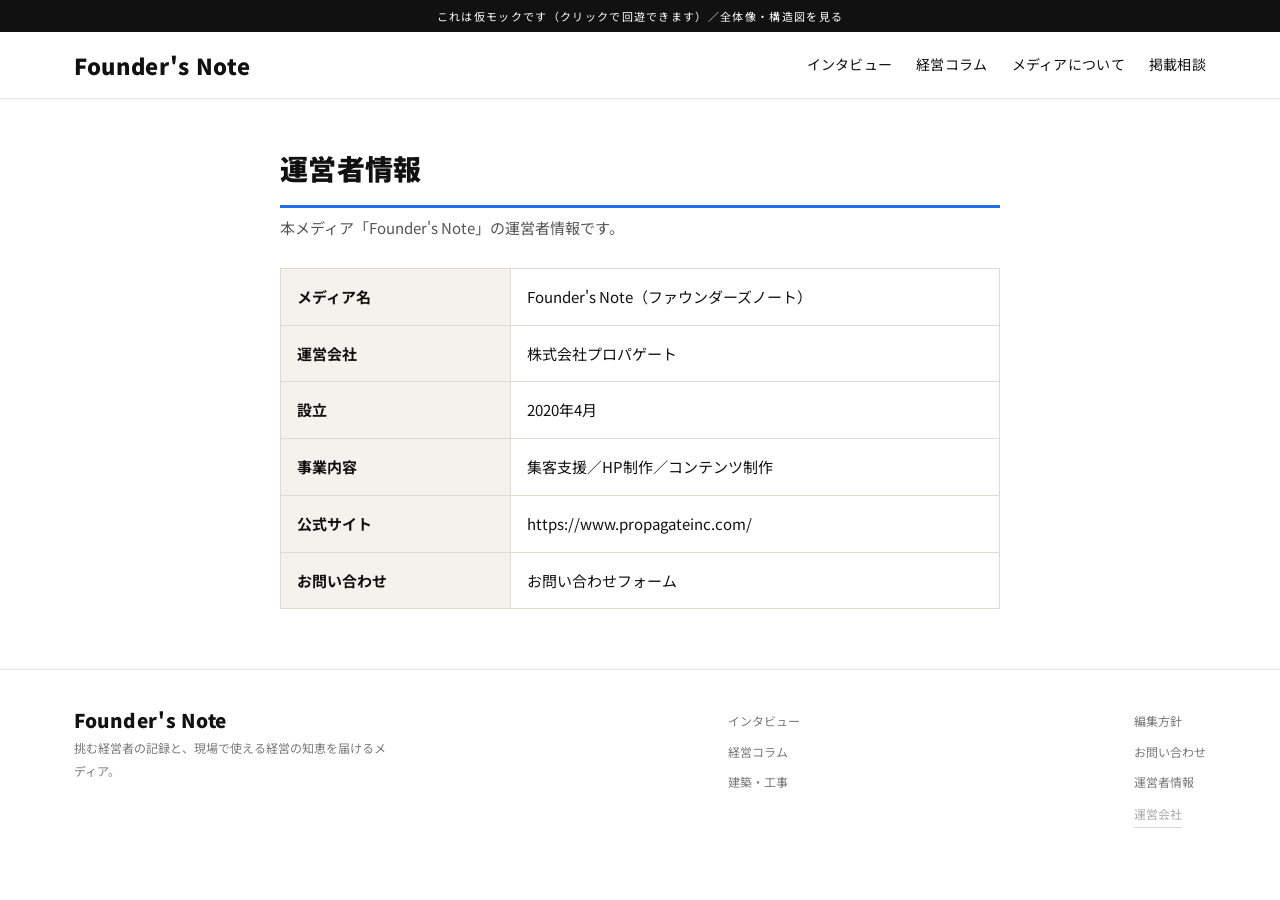
<file: operator.html>
﻿<!DOCTYPE html>
<html lang="ja">
<head>
<meta charset="UTF-8">
<meta name="viewport" content="width=device-width, initial-scale=1.0">
<title>運営者情報｜Founder's Note</title>
<link rel="stylesheet" href="style.css">
<style>
 .page-wrap{max-width:760px;margin:0 auto;padding:44px 20px 60px}
 .page-wrap h1.serif{font-size:28px;border-bottom:3px solid #1f6feb;padding-bottom:10px;margin:0 0 6px}
 .page-wrap .lead{color:#555;margin:0 0 26px;font-size:15px}
 .cform{display:grid;gap:16px}
 .cform label{font-size:14px;font-weight:700;color:#333;display:block;margin-bottom:6px}
 .cform .req{color:#c00;font-size:12px;margin-left:4px}
 .cform input,.cform select,.cform textarea{width:100%;padding:11px 13px;border:1px solid #cfcabf;border-radius:8px;font-size:15px;font-family:inherit;box-sizing:border-box;background:#fff}
 .cform textarea{min-height:130px;resize:vertical}
 .cform .submit{background:#1f6feb;color:#fff;border:none;border-radius:8px;padding:14px;font-size:16px;font-weight:700;cursor:pointer;width:auto;justify-self:start;padding-left:40px;padding-right:40px}
 .op-table{width:100%;border-collapse:collapse;font-size:15px;background:#fff}
 .op-table th,.op-table td{border:1px solid #e0dacf;padding:14px 16px;text-align:left;vertical-align:top}
 .op-table th{background:#f4f2ec;width:32%;white-space:nowrap;font-weight:700}
 .note{color:#888;font-size:13px;margin-top:22px;background:#faf9f6;border:1px solid #eae6db;border-radius:8px;padding:10px 14px}
</style>
</head>
<body>
<a class="mock-flag" href="overview.html">これは仮モックです（クリックで回遊できます）／全体像・構造図を見る</a>
<header class="site editorial-header"><div class="wrap nav">
  <a class="logo brand-logo fn-logo" href="index.html"><span class="fn-word">Founder's&nbsp;Note</span></a>
  <nav class="menu">
    <a href="interview.html">インタビュー</a>
    <a href="column.html">経営コラム</a>
    <a href="index.html#mission">メディアについて</a>
    <a href="index.html#cta">掲載相談</a>
  </nav>
</div></header>
<main>
<div class="page-wrap">
  <h1 class="serif">運営者情報</h1>
  <p class="lead">本メディア「Founder's Note」の運営者情報です。</p>
  <table class="op-table">
    <tr><th>メディア名</th><td>Founder's Note（ファウンダーズノート）</td></tr>
    <tr><th>運営会社</th><td>株式会社プロパゲート</td></tr>
    <tr><th>設立</th><td>2020年4月</td></tr>
    <tr><th>事業内容</th><td>集客支援／HP制作／コンテンツ制作</td></tr>
    <tr><th>公式サイト</th><td><a href="https://www.propagateinc.com/" target="_blank" rel="noopener">https://www.propagateinc.com/</a></td></tr>
    <tr><th>お問い合わせ</th><td><a href="contact.html">お問い合わせフォーム</a></td></tr>
  </table>
</div></main>
<footer class="site"><div class="wrap foot">
  <div><div class="footer-logo fn-logo"><span class="fn-word">Founder's&nbsp;Note</span></div>
    <p style="margin-top:8px;max-width:320px">挑む経営者の記録と、現場で使える経営の知恵を届けるメディア。</p></div>
  <div><a href="interview.html">インタビュー</a><a href="column.html">経営コラム</a><a href="category-kenchiku.html">建築・工事</a></div>
  <div><a href="#">編集方針</a><a href="contact.html">お問い合わせ</a><a href="operator.html">運営者情報</a>
    <details class="operator"><summary>運営会社</summary><p>株式会社プロパゲート</p></details></div>
</div></footer>
</body>
</html>
</file>
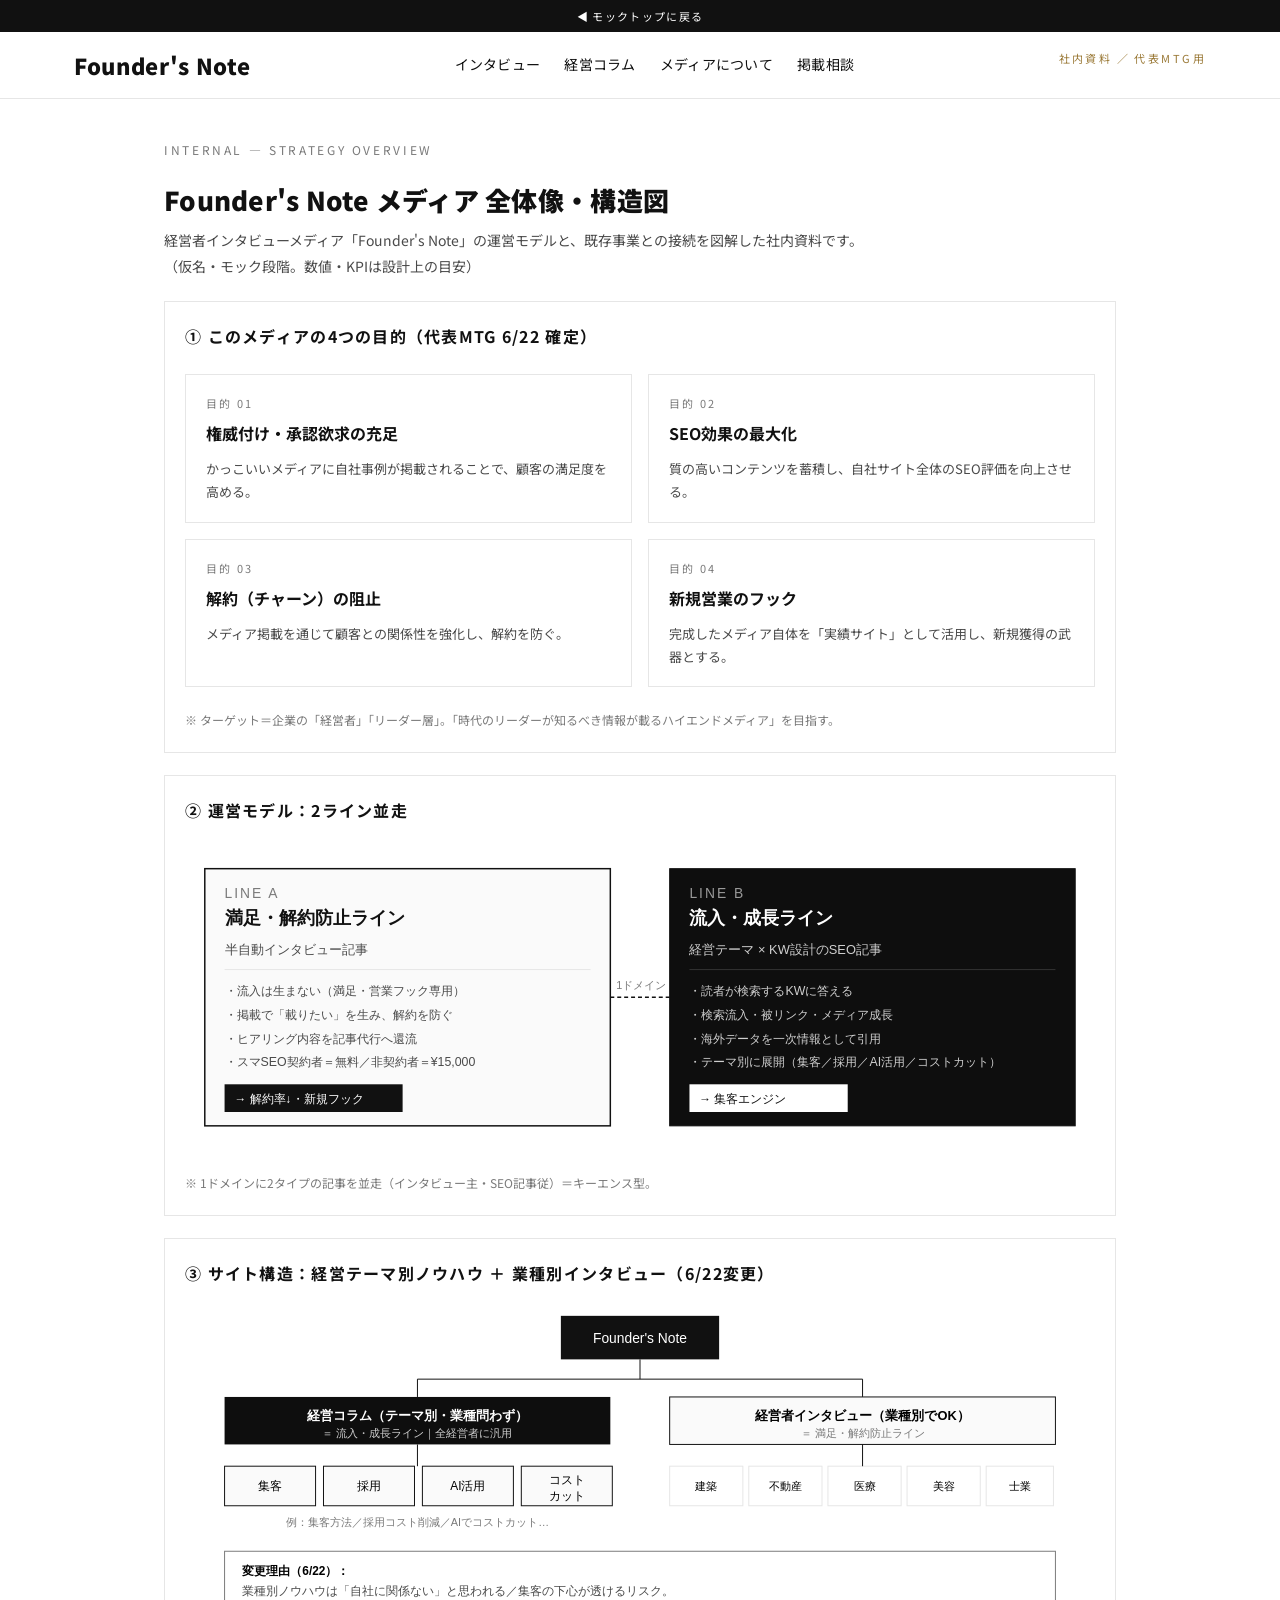
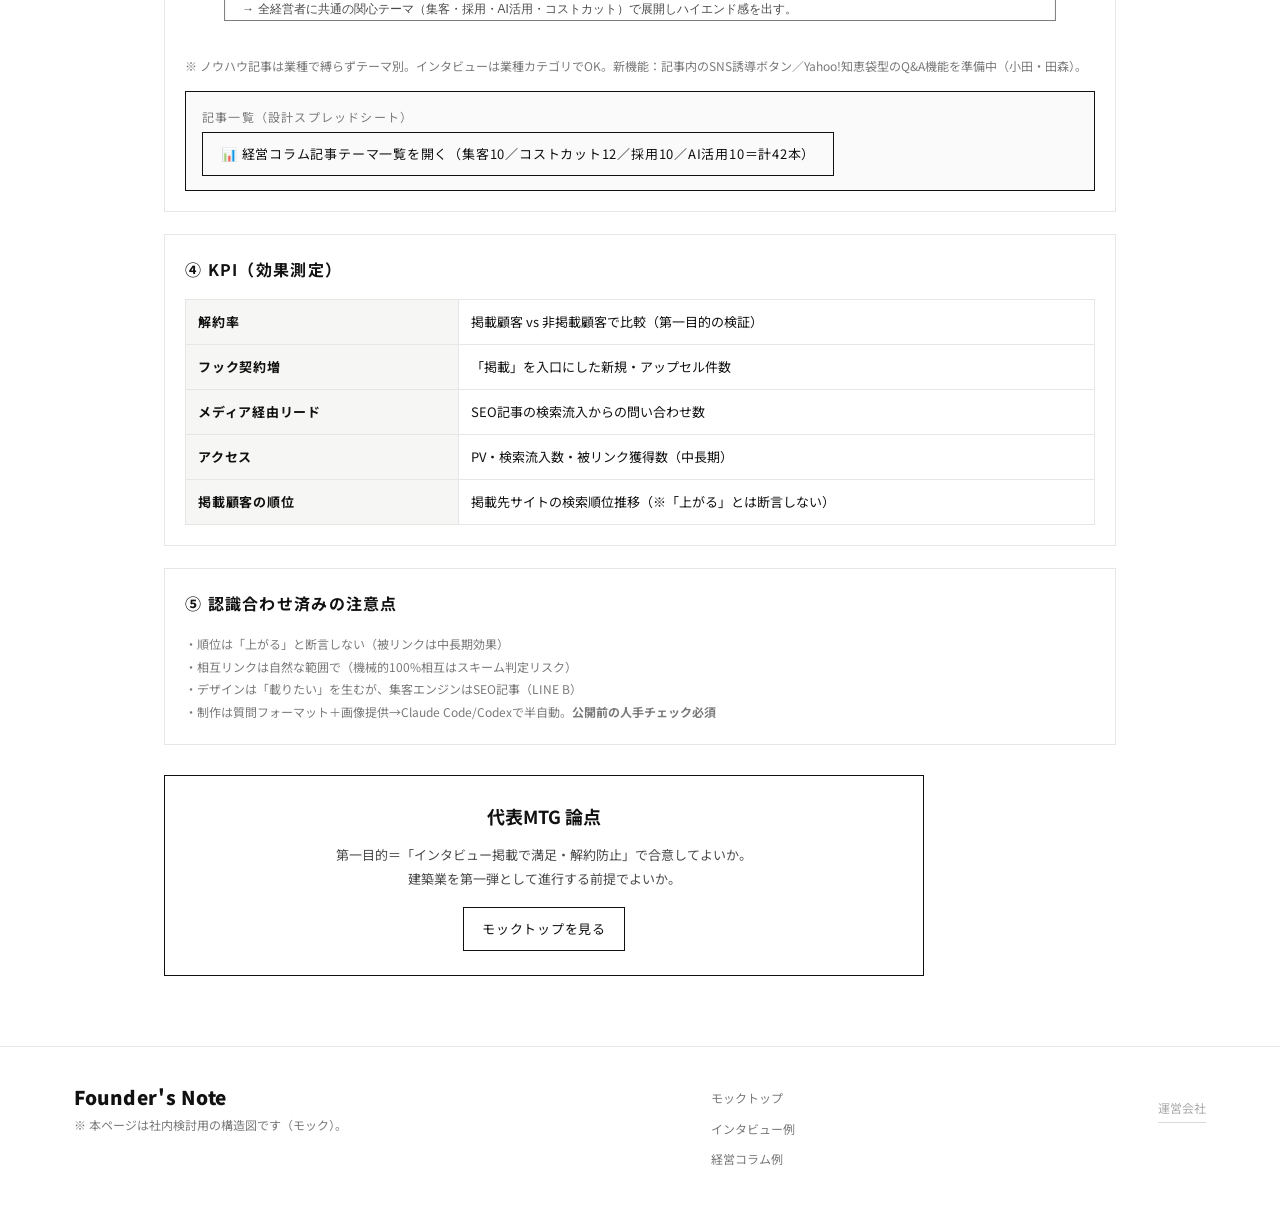
<file: overview.html>
﻿<!DOCTYPE html>
<html lang="ja">
<head>
<meta charset="UTF-8">
<meta name="viewport" content="width=device-width, initial-scale=1.0">
<title>Founder's Note メディア構造・全体像｜社内資料</title>
<link rel="stylesheet" href="style.css">
<style>
  /* overview専用の軽微な追加（既存style.cssの.ovwrap/.svgboxを利用） */
  .ovwrap .tagline{font-size:12px;letter-spacing:.22em;color:var(--gray)}
  .ov-cards{display:grid;grid-template-columns:repeat(2,1fr);gap:16px;margin:22px 0}
  .ov-card{border:1px solid var(--line);padding:18px 20px}
  .ov-card .no{font-size:11px;letter-spacing:.2em;color:var(--gray)}
  .ov-card h4{font-size:16px;margin:6px 0 8px}
  .ov-card p{font-size:13px;color:var(--sub);line-height:1.8}
  .kpi-table{width:100%;border-collapse:collapse;font-size:13px;margin-top:8px}
  .kpi-table th,.kpi-table td{border:1px solid var(--line);padding:10px 12px;text-align:left;vertical-align:top}
  .kpi-table th{background:var(--soft);width:30%;letter-spacing:.06em}
  .note-line{font-size:12px;color:var(--gray);margin-top:14px;line-height:1.9}
  .svg-cap{font-size:12px;color:var(--gray);margin-top:8px}
  svg text{font-family:-apple-system,"Hiragino Kaku Gothic ProN","Yu Gothic",Meiryo,sans-serif}
</style>
</head>
<body>
<a class="mock-flag" href="index.html">◀ モックトップに戻る</a>
<header class="site"><div class="wrap nav">
  <a class="logo brand-logo fn-logo" href="index.html"><span class="fn-word">Founder's&nbsp;Note</span></a>
  <nav class="menu">
    <a href="interview.html">インタビュー</a>
    <a href="column.html">経営コラム</a>
    <a href="index.html#mission">メディアについて</a>
    <a href="index.html#cta">掲載相談</a>
  </nav>
  <span class="tagline">社内資料 ／ 代表MTG用</span>
</div></header>

<div class="ovwrap">
  <div class="tagline">INTERNAL — STRATEGY OVERVIEW</div>
  <h1 class="serif">Founder's Note メディア 全体像・構造図</h1>
  <p class="desc">経営者インタビューメディア「Founder's Note」の運営モデルと、既存事業との接続を図解した社内資料です。<br>（仮名・モック段階。数値・KPIは設計上の目安）</p>

  <!-- 図1: 目的の優先順位 -->
  <div class="svgbox">
    <h3>① このメディアの4つの目的（代表MTG 6/22 確定）</h3>
    <div class="ov-cards">
      <div class="ov-card"><div class="no">目的 01</div><h4>権威付け・承認欲求の充足</h4><p>かっこいいメディアに自社事例が掲載されることで、顧客の満足度を高める。</p></div>
      <div class="ov-card"><div class="no">目的 02</div><h4>SEO効果の最大化</h4><p>質の高いコンテンツを蓄積し、自社サイト全体のSEO評価を向上させる。</p></div>
      <div class="ov-card"><div class="no">目的 03</div><h4>解約（チャーン）の阻止</h4><p>メディア掲載を通じて顧客との関係性を強化し、解約を防ぐ。</p></div>
      <div class="ov-card"><div class="no">目的 04</div><h4>新規営業のフック</h4><p>完成したメディア自体を「実績サイト」として活用し、新規獲得の武器とする。</p></div>
    </div>
    <p class="svg-cap">※ ターゲット＝企業の「経営者」「リーダー層」。「時代のリーダーが知るべき情報が載るハイエンドメディア」を目指す。</p>
  </div>

  <!-- 図2: 2ライン並走モデル -->
  <div class="svgbox">
    <h3>② 運営モデル：2ライン並走</h3>
    <svg viewBox="0 0 920 320" width="100%" xmlns="http://www.w3.org/2000/svg">
      <!-- ライン1 -->
      <rect x="20" y="30" width="410" height="260" fill="#fafafa" stroke="#111" stroke-width="1.5"/>
      <text x="40" y="60" font-size="14" letter-spacing="2" fill="#7a7a7a">LINE A</text>
      <text x="40" y="86" font-size="18" font-weight="700" fill="#111">満足・解約防止ライン</text>
      <text x="40" y="116" font-size="13" fill="#4a4a4a">半自動インタビュー記事</text>
      <line x1="40" y1="132" x2="410" y2="132" stroke="#e6e6e6"/>
      <text x="40" y="158" font-size="12.5" fill="#4a4a4a">・流入は生まない（満足・営業フック専用）</text>
      <text x="40" y="182" font-size="12.5" fill="#4a4a4a">・掲載で「載りたい」を生み、解約を防ぐ</text>
      <text x="40" y="206" font-size="12.5" fill="#4a4a4a">・ヒアリング内容を記事代行へ還流</text>
      <text x="40" y="230" font-size="12.5" fill="#4a4a4a">・スマSEO契約者＝無料／非契約者＝¥15,000</text>
      <rect x="40" y="248" width="180" height="28" fill="#111"/>
      <text x="50" y="267" font-size="12" fill="#fff">→ 解約率↓・新規フック</text>

      <!-- ライン2 -->
      <rect x="490" y="30" width="410" height="260" fill="#0e0e0e" stroke="#0e0e0e"/>
      <text x="510" y="60" font-size="14" letter-spacing="2" fill="#9a9a9a">LINE B</text>
      <text x="510" y="86" font-size="18" font-weight="700" fill="#fff">流入・成長ライン</text>
      <text x="510" y="116" font-size="13" fill="#cfcfcf">経営テーマ × KW設計のSEO記事</text>
      <line x1="510" y1="132" x2="880" y2="132" stroke="#333"/>
      <text x="510" y="158" font-size="12.5" fill="#cfcfcf">・読者が検索するKWに答える</text>
      <text x="510" y="182" font-size="12.5" fill="#cfcfcf">・検索流入・被リンク・メディア成長</text>
      <text x="510" y="206" font-size="12.5" fill="#cfcfcf">・海外データを一次情報として引用</text>
      <text x="510" y="230" font-size="12.5" fill="#cfcfcf">・テーマ別に展開（集客／採用／AI活用／コストカット）</text>
      <rect x="510" y="248" width="160" height="28" fill="#fff"/>
      <text x="520" y="267" font-size="12" fill="#111">→ 集客エンジン</text>

      <!-- 中央接続 -->
      <line x1="430" y1="160" x2="490" y2="160" stroke="#111" stroke-width="1.5" stroke-dasharray="4 3"/>
      <text x="436" y="152" font-size="11" fill="#7a7a7a">1ドメイン</text>
    </svg>
    <p class="svg-cap">※ 1ドメインに2タイプの記事を並走（インタビュー主・SEO記事従）＝キーエンス型。</p>
  </div>

  <!-- 図3: サイト構造（テーマ別ノウハウ＋業種別インタビュー） -->
  <div class="svgbox">
    <h3>③ サイト構造：経営テーマ別ノウハウ ＋ 業種別インタビュー（6/22変更）</h3>
    <svg viewBox="0 0 920 340" width="100%" xmlns="http://www.w3.org/2000/svg">
      <!-- top -->
      <rect x="380" y="14" width="160" height="44" fill="#111"/>
      <text x="460" y="41" font-size="14" fill="#fff" text-anchor="middle">Founder's Note</text>
      <line x1="460" y1="58" x2="460" y2="78" stroke="#111"/>
      <line x1="235" y1="78" x2="685" y2="78" stroke="#111"/>
      <line x1="235" y1="78" x2="235" y2="96" stroke="#111"/>
      <line x1="685" y1="78" x2="685" y2="96" stroke="#111"/>

    <!-- 左：経営コラム（テーマ別・流入） -->
      <rect x="40" y="96" width="390" height="48" fill="#0e0e0e"/>
    <text x="235" y="119" font-size="13" fill="#fff" text-anchor="middle" font-weight="700">経営コラム（テーマ別・業種問わず）</text>
      <text x="235" y="136" font-size="11" fill="#cfcfcf" text-anchor="middle">＝ 流入・成長ライン｜全経営者に汎用</text>
      <g font-size="12" text-anchor="middle">
        <rect x="40" y="166" width="92" height="40" fill="#fafafa" stroke="#111"/><text x="86" y="190">集客</text>
        <rect x="140" y="166" width="92" height="40" fill="#fafafa" stroke="#111"/><text x="186" y="190">採用</text>
        <rect x="240" y="166" width="92" height="40" fill="#fafafa" stroke="#111"/><text x="286" y="190">AI活用</text>
        <rect x="340" y="166" width="92" height="40" fill="#fafafa" stroke="#111"/><text x="386" y="184">コスト</text><text x="386" y="200">カット</text>
      </g>
      <text x="235" y="226" font-size="11" fill="#7a7a7a" text-anchor="middle">例：集客方法／採用コスト削減／AIでコストカット…</text>

      <!-- 右：経営者インタビュー（業種別・満足） -->
      <rect x="490" y="96" width="390" height="48" fill="#fafafa" stroke="#111"/>
      <text x="685" y="119" font-size="13" text-anchor="middle" font-weight="700">経営者インタビュー（業種別でOK）</text>
      <text x="685" y="136" font-size="11" fill="#7a7a7a" text-anchor="middle">＝ 満足・解約防止ライン</text>
      <g font-size="11.5" text-anchor="middle">
        <rect x="490" y="166" width="74" height="40" fill="#fff" stroke="#e6e6e6"/><text x="527" y="190">建築</text>
        <rect x="570" y="166" width="74" height="40" fill="#fff" stroke="#e6e6e6"/><text x="607" y="190">不動産</text>
        <rect x="650" y="166" width="74" height="40" fill="#fff" stroke="#e6e6e6"/><text x="687" y="190">医療</text>
        <rect x="730" y="166" width="74" height="40" fill="#fff" stroke="#e6e6e6"/><text x="767" y="190">美容</text>
        <rect x="810" y="166" width="68" height="40" fill="#fff" stroke="#e6e6e6"/><text x="844" y="190">士業</text>
      </g>
      <!-- 接続線 -->
      <line x1="235" y1="144" x2="235" y2="166" stroke="#111"/>
      <line x1="685" y1="144" x2="685" y2="166" stroke="#111"/>
      <!-- 変更理由 -->
      <rect x="40" y="252" width="840" height="70" fill="#fff" stroke="#7a7a7a"/>
      <text x="58" y="276" font-size="12" font-weight="700">変更理由（6/22）：</text>
      <text x="58" y="296" font-size="12" fill="#4a4a4a">業種別ノウハウは「自社に関係ない」と思われる／集客の下心が透けるリスク。</text>
      <text x="58" y="314" font-size="12" fill="#4a4a4a">→ 全経営者に共通の関心テーマ（集客・採用・AI活用・コストカット）で展開しハイエンド感を出す。</text>
    </svg>
    <p class="svg-cap">※ ノウハウ記事は業種で縛らずテーマ別。インタビューは業種カテゴリでOK。新機能：記事内のSNS誘導ボタン／Yahoo!知恵袋型のQ&A機能を準備中（小田・田森）。</p>
    <div style="margin-top:14px;padding:14px 16px;border:1px solid #111;background:#fafafa">
      <div style="font-size:12px;letter-spacing:.1em;color:#7a7a7a;margin-bottom:4px">記事一覧（設計スプレッドシート）</div>
      <a class="btn" href="https://docs.google.com/spreadsheets/d/1i4flBo1KCSRiXJWGyXNqM9sYntY4kAsLHqVTnjiL4Y8/edit" target="_blank" rel="noopener">📊 経営コラム記事テーマ一覧を開く（集客10／コストカット12／採用10／AI活用10＝計42本）</a>
    </div>
  </div>

  <!-- 図4: KPI -->
  <div class="svgbox">
    <h3>④ KPI（効果測定）</h3>
    <table class="kpi-table">
      <tr><th>解約率</th><td>掲載顧客 vs 非掲載顧客で比較（第一目的の検証）</td></tr>
      <tr><th>フック契約増</th><td>「掲載」を入口にした新規・アップセル件数</td></tr>
      <tr><th>メディア経由リード</th><td>SEO記事の検索流入からの問い合わせ数</td></tr>
      <tr><th>アクセス</th><td>PV・検索流入数・被リンク獲得数（中長期）</td></tr>
      <tr><th>掲載顧客の順位</th><td>掲載先サイトの検索順位推移（※「上がる」とは断言しない）</td></tr>
    </table>
  </div>

  <!-- 注意点 -->
  <div class="svgbox">
    <h3>⑤ 認識合わせ済みの注意点</h3>
    <p class="note-line">
      ・順位は「上がる」と断言しない（被リンクは中長期効果）<br>
      ・相互リンクは自然な範囲で（機械的100%相互はスキーム判定リスク）<br>
      ・デザインは「載りたい」を生むが、集客エンジンはSEO記事（LINE B）<br>
      ・制作は質問フォーマット＋画像提供→Claude Code/Codexで半自動。<strong>公開前の人手チェック必須</strong>
    </p>
  </div>

  <div class="inline-cta">
    <h4>代表MTG 論点</h4>
    <p>第一目的＝「インタビュー掲載で満足・解約防止」で合意してよいか。<br>建築業を第一弾として進行する前提でよいか。</p>
    <a class="btn" href="index.html">モックトップを見る</a>
  </div>
</div>

<footer class="site"><div class="wrap foot">
  <div><div class="footer-logo fn-logo"><span class="fn-word">Founder's&nbsp;Note</span></div>
    <p style="margin-top:8px;max-width:280px">※ 本ページは社内検討用の構造図です（モック）。</p></div>
  <div><a href="index.html">モックトップ</a><a href="interview.html">インタビュー例</a><a href="column.html">経営コラム例</a></div>
  <div><details class="operator"><summary>運営会社</summary><p>株式会社プロパゲート</p></details></div>
</div></footer>
</body>
</html>
</file>
<file: style.css>
﻿@import url('https://fonts.googleapis.com/css2?family=Noto+Sans+JP:wght@400;500;700;900&display=swap');
:root{
  --ink:#111111; --sub:#4a4a4a; --gray:#7a7a7a; --line:#e6e6e6;
  --paper:#ffffff; --soft:#f6f6f4; --dark:#0e0e0e; --max:1180px;
}
*{box-sizing:border-box;margin:0;padding:0}
html{scroll-behavior:smooth}
body{font-family:"Noto Sans JP",-apple-system,"Hiragino Kaku Gothic ProN","Yu Gothic",Meiryo,sans-serif;color:var(--ink);background:var(--paper);line-height:1.85;font-size:16px;-webkit-font-smoothing:antialiased;overflow-x:hidden}
.serif{font-family:"Noto Sans JP","Hiragino Kaku Gothic ProN","Yu Gothic",sans-serif;font-weight:900;letter-spacing:.01em}
h1,h2,h3,p,b{overflow-wrap:break-word;word-break:normal;line-break:strict}
a{color:inherit;text-decoration:none}
img{max-width:100%}
.sp-br{display:none}
.wrap{max-width:var(--max);margin:0 auto;padding:0 24px}

.mock-flag{display:block;background:#111;color:#fff;font-size:11px;letter-spacing:.12em;padding:6px 14px;text-align:center}
.mock-flag:hover{background:#000}

header.site{border-bottom:1px solid var(--line);position:sticky;top:0;background:rgba(255,255,255,.96);backdrop-filter:blur(6px);z-index:50}
.nav{display:flex;align-items:center;justify-content:space-between;height:66px}
.logo{font-weight:800;font-size:22px;letter-spacing:.04em}
.logo small{display:block;font-size:11px;letter-spacing:.12em;color:var(--gray);font-weight:500;margin-top:1px}
.brand-logo{display:flex;flex-direction:row;align-items:center;gap:12px;letter-spacing:0}
.brand-logo img{display:block;width:260px;height:54px;object-fit:contain;object-position:left center;background:#fff}
.footer-logo img{display:block;width:220px;height:auto;object-fit:contain;background:#fff;margin-bottom:8px}
.fn-logo{display:flex;align-items:center;gap:11px;letter-spacing:0}
.fn-word{font-weight:900;font-size:22px;letter-spacing:.03em;color:#111;line-height:1;white-space:nowrap}
.footer-logo.fn-logo{margin-bottom:8px}
.footer-logo .fn-word{font-size:19px}
.operator{margin-top:10px;color:#aaa}
.operator summary{cursor:pointer;list-style:none;border-bottom:1px solid rgba(170,170,170,.45);display:inline-block;padding-bottom:2px}
.operator summary::-webkit-details-marker{display:none}
.operator p{margin-top:8px;color:#aaa}
.menu{display:flex;gap:24px;font-size:14px;letter-spacing:.02em}
.menu a:hover{color:var(--gray)}
.btn{display:inline-block;border:1px solid var(--ink);padding:9px 18px;font-size:13px;letter-spacing:.06em;transition:.2s;cursor:pointer}
.btn:hover{background:var(--ink);color:#fff}
.btn.fill{background:var(--ink);color:#fff}
.btn.fill:hover{background:#000}

.ph{position:relative;background:linear-gradient(135deg,#2a2a2a,#070707);color:#cfcfcf;display:flex;align-items:center;justify-content:center;font-size:12px;letter-spacing:.2em;overflow:hidden}
.ph.light{background:linear-gradient(135deg,#eceae6,#d6d4cf);color:#8a8a8a}
.ph img{width:100%;height:100%;display:block;object-fit:cover;filter:saturate(.96) contrast(1.02);transition:transform .35s ease,filter .35s ease}
.iv-card:hover .ph img,.col-row:hover .ph img{transform:scale(1.035);filter:saturate(1.02) contrast(1.04)}
.hero-photo:after,.category-photo:after{content:"";position:absolute;inset:0;background:linear-gradient(180deg,rgba(0,0,0,0) 56%,rgba(0,0,0,.16))}
.ph span{opacity:.75;padding:8px;text-align:center}

.hero{padding:48px 0 26px}
.hero .lead{display:grid;grid-template-columns:1.15fr .85fr;gap:38px;align-items:center}
.hero .ph{aspect-ratio:16/10;width:100%}
.kicker{font-size:14px;letter-spacing:.08em;color:var(--gray);margin-bottom:14px;font-weight:700}
.hero h1{font-size:33px;line-height:1.5;font-weight:700;margin:10px 0 16px}
.hero .meta{font-size:13px;color:var(--sub);letter-spacing:.05em}

section{padding:42px 0}
.sec-head{display:flex;align-items:baseline;justify-content:space-between;border-bottom:2px solid var(--ink);padding-bottom:10px;margin-bottom:26px}
.sec-head h2{font-size:22px;letter-spacing:.1em}
.sec-head .en{font-size:14px;letter-spacing:.04em;color:var(--gray);font-weight:700}
.tag{display:inline-block;font-size:11px;letter-spacing:.14em;border:1px solid var(--ink);padding:3px 10px}
.tag.iv{background:var(--ink);color:#fff}

.iv-grid{display:grid;grid-template-columns:repeat(3,1fr);gap:24px}
.iv-card .ph{aspect-ratio:3/4}
.iv-card .t{font-size:17px;line-height:1.55;margin:14px 0 8px;font-weight:700}
.iv-card .c{font-size:12px;color:var(--gray);letter-spacing:.05em}

.col-list{display:flex;flex-direction:column;border-top:1px solid var(--line)}
.col-row{display:grid;grid-template-columns:128px 1fr auto;gap:20px;align-items:center;padding:17px 0;border-bottom:1px solid var(--line)}
.col-row:hover{background:var(--soft)}
.col-row .ph{aspect-ratio:16/10}
.col-row .t{font-size:16px;font-weight:600;line-height:1.55}
.col-row .m{font-size:12px;color:var(--gray);margin-top:5px}
.col-row .rt{font-size:12px;color:var(--gray);white-space:nowrap}

.cats{display:flex;gap:10px;flex-wrap:wrap}
.cats a{border:1px solid var(--line);padding:8px 16px;font-size:13px}
.cats a.on,.cats a:hover{background:var(--ink);color:#fff;border-color:var(--ink)}

.category-hero{padding:40px 0 18px}
.category-lead{display:grid;grid-template-columns:.9fr 1.1fr;gap:36px;align-items:center}
.category-lead h1{font-size:34px;line-height:1.35}
.category-lead p{color:var(--sub);font-size:14px;margin:8px 0 18px;max-width:520px}
.category-photo{aspect-ratio:16/8.5}

.cta{background:var(--dark);color:#fff;padding:56px 0;text-align:center}
.cta h3{font-size:27px;margin-bottom:14px;font-weight:700}
.cta p{color:#c7c7c7;font-size:14px;margin-bottom:26px}
.cta .btn{border-color:#fff;color:#fff}
.cta .btn:hover{background:#fff;color:#111}
.merits{display:grid;grid-template-columns:repeat(3,1fr);gap:18px;max-width:840px;margin:0 auto 28px;text-align:left}
.merit{border:1px solid #333;padding:18px}
.merit .n{font-size:13px;letter-spacing:.06em;color:#9a9a9a;font-weight:700}
.merit .h{font-size:15px;font-weight:700;margin:8px 0 4px}
.merit .d{font-size:12px;color:#bdbdbd;line-height:1.7}
.editorial-cta{background:var(--soft);color:var(--ink);text-align:left;border-top:1px solid var(--line);border-bottom:1px solid var(--line);padding:46px 0}
.editorial-cta .wrap{max-width:920px}
.editorial-cta .kicker{color:var(--gray)}
.editorial-cta h3{font-size:25px;margin-bottom:12px}
.editorial-cta p{color:var(--sub);max-width:760px;margin-bottom:24px}
.editorial-cta .btn{border-color:var(--ink);color:var(--ink)}
.editorial-cta .btn:hover{background:var(--ink);color:#fff}
.editorial-cta .merits{max-width:none;margin:0 0 24px}
.editorial-cta .merit{background:#fff;border-color:var(--line)}
.editorial-cta .merit .n{color:var(--gray)}
.editorial-cta .merit .d{color:var(--sub)}

.article{max-width:960px;margin:0 auto;padding:42px 24px}
.article .crumbs{font-size:12px;color:var(--gray);margin-bottom:14px}
.article .hero-img{aspect-ratio:16/9;margin:22px 0}
.article h1{font-size:28px;line-height:1.5;font-weight:700;margin-bottom:18px;white-space:normal;overflow-wrap:anywhere}
.article h2{font-size:21px;margin:36px 0 14px;border-left:4px solid var(--ink);padding-left:13px}
.article p{margin:16px 0;color:#222}
.article > p:not(.article-lead),.article h2,.pull,.insight-box,.qa-block,.article-takeaway,.company-box,.inline-cta,.article-chart{max-width:760px}
.interview-block{max-width:760px;margin:14px 0 22px}
.interview-block p{margin:15px 0}
.interview-block .question{font-weight:800;color:#111;border-left:3px solid #d6b36a;padding-left:12px;margin-top:20px}
.interview-block strong{font-weight:800}
.article-lead{max-width:760px;font-size:17px;line-height:2.05;color:#1c1c1c;border-top:1px solid var(--ink);padding:22px 0 0;margin:20px 0 18px}
.byline{font-size:13px;color:var(--sub);border-bottom:1px solid var(--line);padding-bottom:16px;max-width:760px}
.pull{font-family:"Noto Sans JP","Hiragino Kaku Gothic ProN",sans-serif;font-weight:700;font-size:23px;line-height:1.75;border-top:1px solid var(--ink);border-bottom:1px solid var(--ink);padding:24px 0;margin:30px 0}
.company-box{background:var(--soft);padding:22px;font-size:13px;line-height:1.95;margin:26px 0}
.company-box .lbl{font-size:11px;letter-spacing:.16em;color:var(--gray);display:block;margin-bottom:8px}
.company-box a{text-decoration:underline}
.toc{background:var(--soft);padding:18px 24px;font-size:14px;margin:20px 0}
.toc b{display:block;margin-bottom:8px;letter-spacing:.08em}
.toc li{margin-left:20px}
.article-simple-points{max-width:760px;border-top:1px solid var(--line);border-bottom:1px solid var(--line);padding:18px 0;margin:18px 0 34px;font-size:14px}
.article-simple-points b{display:block;letter-spacing:.08em;margin-bottom:8px}
.article-simple-points ul{display:grid;gap:6px}
.article-simple-points li{margin-left:20px;color:#333}
.data-box{border:1px solid var(--ink);padding:20px;margin:24px 0;font-size:14px;background:#fafafa}
.data-box .dl{font-size:11px;letter-spacing:.16em;color:var(--gray);margin-bottom:8px}
.data-box .src{font-size:11px;color:var(--gray);margin-top:10px}
.article-figure{margin:24px 0 28px}
.article-figure img{width:100%;display:block;object-fit:cover;background:#eee}
.article-figure.hero-img img{aspect-ratio:16/9}
.article-figure.wide img{aspect-ratio:16/9;object-position:center 22%}
.article-figure.split{display:grid;grid-template-columns:1fr 1fr;gap:14px}
.article-figure.split img{aspect-ratio:4/3;object-position:center 28%}
.article-figure.split img.crop-person{object-position:left 35%;filter:saturate(.92) contrast(1.05)}
.article-figure.split img.crop-site{object-position:right 40%;filter:saturate(.88) contrast(1.02)}
.article-figure.split figcaption{grid-column:1 / -1}
.article-figure figcaption{font-size:12px;color:var(--gray);line-height:1.8;border-bottom:1px solid var(--line);padding:9px 0 0}
.article-chart{border:1px solid var(--line);background:#fffdf8;padding:24px;margin:28px 0 34px}
.article-chart span{display:block;font-size:11px;letter-spacing:.16em;color:#9b7a38;font-weight:800;margin-bottom:10px}
.article-chart strong{display:block;font-size:22px;line-height:1.55;margin-bottom:8px}
.article-chart p{font-size:13px;line-height:1.85;color:var(--sub);margin:0 0 18px}
.simple-bars{display:grid;gap:12px;border-top:1px solid var(--line);padding-top:18px}
.simple-bars div{display:grid;grid-template-columns:72px 1fr 60px;gap:12px;align-items:center}
.simple-bars b,.simple-bars em{font-size:12px;font-style:normal;white-space:nowrap}
.simple-bars i{display:block;height:12px;background:#d6b36a;min-width:24px}
.simple-flow{max-width:760px;display:grid;grid-template-columns:repeat(3,1fr);gap:12px;margin:24px 0 28px}
.simple-flow div{border:1px solid var(--line);background:#fff;padding:18px}
.simple-flow span{display:block;font-size:11px;letter-spacing:.16em;color:#9b7a38;font-weight:800;margin-bottom:10px}
.simple-flow b{display:block;font-size:18px;margin-bottom:6px}
.simple-flow p{font-size:13px;color:var(--sub);line-height:1.8;margin:0}
.foreign-note{max-width:760px;border-left:4px solid #d6b36a;background:#fffdf8;padding:18px 20px;margin:22px 0}
.foreign-note span{display:block;font-size:11px;letter-spacing:.12em;color:#9b7a38;font-weight:800;margin-bottom:8px}
.foreign-note p{font-size:14px;line-height:1.9;margin:0 0 8px}
.foreign-note a{font-size:12px;text-decoration:underline;color:var(--sub)}
.simple-table{max-width:760px;border-top:1px solid var(--ink);border-bottom:1px solid var(--line);margin:24px 0 28px;font-size:13px}
.simple-table div{display:grid;grid-template-columns:1fr 1.35fr 1.35fr;gap:16px;border-bottom:1px solid var(--line);padding:11px 0}
.simple-table div:first-child{font-weight:800}
.simple-table div:last-child{border-bottom:0}
.simple-table span{color:#333}
.link-diagram{max-width:760px;display:grid;grid-template-columns:1.2fr repeat(4,1fr);gap:10px;margin:22px 0}
.link-diagram div{border:1px solid var(--line);background:#fff;padding:14px 10px;text-align:center;font-size:13px;line-height:1.55}
.link-diagram .hub{background:#111;color:#fff}
.internal-links{max-width:760px;border:1px solid var(--line);padding:18px 20px;margin:24px 0}
.internal-links b{display:block;margin-bottom:10px;font-size:14px}
.internal-links a{display:block;font-size:14px;border-top:1px solid var(--line);padding:10px 0}
.internal-links a:last-child{padding-bottom:0}
.article-meta-grid{display:grid;grid-template-columns:.9fr 1.1fr;gap:16px;margin:24px 0}
.profile-card,.article-summary,.insight-box,.article-takeaway{border:1px solid var(--line);background:#fff;padding:20px}
.profile-card span,.insight-box span,.article-takeaway span{display:block;font-size:11px;letter-spacing:.16em;color:#9b7a38;font-weight:800;margin-bottom:10px}
.profile-card strong{display:block;font-size:21px;margin-bottom:8px}
.profile-card p,.insight-box p{font-size:13px;line-height:1.9;color:var(--sub);margin:0}
.article-summary{background:#111;color:#fff;border-color:#111}
.article-summary b{display:block;font-size:14px;letter-spacing:.1em;margin-bottom:10px}
.article-summary li{margin-left:18px;font-size:13px;line-height:1.9;color:#dedede}
.turning-points{display:grid;grid-template-columns:repeat(3,1fr);gap:12px;margin:26px 0 34px}
.turning-points div{background:#f7f4ed;border:1px solid var(--line);padding:18px;min-height:180px}
.turning-points span{display:block;font-size:11px;letter-spacing:.16em;color:#9b7a38;font-weight:800;margin-bottom:12px}
.turning-points b{display:block;font-size:17px;margin-bottom:8px}
.turning-points p{font-size:13px;line-height:1.8;color:var(--sub);margin:0}
.insight-box{border-left:5px solid #d6b36a;margin:26px 0;background:#fffdf8}
.insight-box b{display:block;font-size:17px;margin-bottom:6px}
.qa-block{margin:34px 0;padding:28px;background:#f6f6f4;border-top:1px solid var(--ink);border-bottom:1px solid var(--ink)}
.qa-block h2{margin-top:0}
.qa-item{background:#fff;border:1px solid var(--line);padding:22px;margin-top:14px}
.qa-item span{display:inline-flex;align-items:center;justify-content:center;width:38px;height:38px;background:#111;color:#fff;font-weight:800;font-size:12px;margin-bottom:12px}
.qa-item h3{font-size:18px;line-height:1.6;margin-bottom:8px}
.qa-item p{font-size:14px;line-height:1.95;margin:0}
.article-takeaway{background:#111;color:#fff;border-color:#111;margin:28px 0}
.article-takeaway li{margin-left:20px;color:#e5e5e5;font-size:14px;line-height:2}

.inline-cta{border:1px solid var(--ink);padding:24px;margin:30px 0;text-align:center}
.inline-cta h4{font-size:18px;margin-bottom:10px}
.inline-cta p{font-size:13px;color:var(--sub);margin-bottom:16px}

footer.site{border-top:1px solid var(--line);padding:40px 0;font-size:12px;color:var(--gray)}
.foot{display:flex;justify-content:space-between;flex-wrap:wrap;gap:22px}
.foot a{display:block;margin-bottom:8px}
.foot a:hover{color:var(--ink)}

.ovwrap{max-width:1000px;margin:0 auto;padding:40px 24px}
.ovwrap h1{font-size:26px;margin-bottom:4px}
.ovwrap .desc{color:var(--sub);font-size:14px;margin-bottom:8px}
.svgbox{border:1px solid var(--line);padding:20px;margin:22px 0;overflow-x:auto;background:#fff}
.svgbox h3{font-size:16px;letter-spacing:.08em;margin-bottom:14px}

header.site.editorial-header{background:rgba(255,255,255,.96);border-bottom:1px solid var(--line)}
.editorial-header .logo,.editorial-header .menu a{color:#111}
.editorial-header .logo small{color:#686868}
.editorial-header .btn.fill{background:#111;color:#fff;border-color:#111}
.editorial-header .btn.fill:hover{background:#d6b36a;border-color:#d6b36a}

.mag-hero{background:linear-gradient(135deg,#fffaf0 0%,#f7f7f1 42%,#e8f0f4 100%);color:#111;padding:66px 0 64px;position:relative;overflow:hidden}
.mag-hero:before{content:"Founder's Note";position:absolute;right:-28px;top:18px;font-size:96px;line-height:1;font-weight:900;letter-spacing:.04em;color:rgba(17,17,17,.045);white-space:nowrap}
.mag-hero:after{content:"";position:absolute;inset:auto -10% -38% 42%;height:68%;background:radial-gradient(circle,rgba(214,179,106,.28),rgba(214,179,106,0) 68%)}
.mag-hero-grid{display:grid;grid-template-columns:.62fr 1.38fr;gap:34px;align-items:center;position:relative;z-index:1}
.mag-hero-copy,.cover-story,.mission-grid > *,.feature-layout > *,.directory-grid > *,.lead-card-body{min-width:0}
.issue{display:inline-block;font-size:15px;letter-spacing:.04em;color:#8a641f;background:#fff;border:1px solid rgba(138,100,31,.25);padding:5px 12px;margin-bottom:22px;font-weight:700}
.mag-hero h1{font-size:54px;line-height:1.25;font-weight:700;letter-spacing:.02em;margin-bottom:22px;max-width:640px}
.mag-hero-copy p{font-size:17px;color:#262626;max-width:590px;line-height:2.05;margin-bottom:28px}
.hero-actions{display:flex;gap:12px;flex-wrap:wrap}
.mag-hero .btn.fill{background:#111;color:#fff;border-color:#111}
.btn.ghost{border-color:rgba(17,17,17,.35);color:#111;background:rgba(255,255,255,.34)}
.btn.ghost:hover{background:#111;color:#fff;border-color:#111}
.hero-visual{position:relative;min-height:420px;border:1px solid rgba(17,17,17,.12);background:#fff;box-shadow:0 32px 90px rgba(17,17,17,.16);overflow:hidden}
.hero-visual img{width:100%;height:100%;min-height:420px;display:block;object-fit:cover;object-position:center}
.hero-visual:after{content:"";position:absolute;inset:0;background:linear-gradient(90deg,rgba(255,255,255,.08),rgba(255,255,255,0) 40%,rgba(17,17,17,.1))}
.hero-quote{position:absolute;left:24px;bottom:22px;background:rgba(255,255,255,.94);backdrop-filter:blur(8px);padding:16px 20px;font-size:22px;line-height:1.55;color:#111;border:1px solid rgba(17,17,17,.12);box-shadow:0 18px 45px rgba(17,17,17,.18)}
.cover-story{display:block;position:relative;border:1px solid rgba(255,255,255,.15);background:#171717}
.cover-story .ph{aspect-ratio:16/10;background:#222}
.cover-caption{padding:22px 24px 24px;background:linear-gradient(180deg,rgba(13,13,13,.5),#101010)}
.cover-caption h2{font-size:27px;line-height:1.45;margin:12px 0 8px}
.cover-caption p{font-size:13px;color:#bdbdbd}

.mission-band{background:#151515;color:#fff;padding:46px 0;border-top:1px solid rgba(255,255,255,.1)}
.mission-grid{display:grid;grid-template-columns:.85fr 1fr;gap:30px;align-items:start}
.mission-band .kicker{color:#d6b36a}
.mission-band h2{font-size:28px;line-height:1.5}
.mission-band p{color:#d1d1d1;line-height:2}
.mission-points{grid-column:1 / -1;display:grid;grid-template-columns:repeat(3,1fr);border-top:1px solid rgba(255,255,255,.18);margin-top:14px}
.mission-points span{padding:18px 0;border-right:1px solid rgba(255,255,255,.18);font-size:13px;letter-spacing:.18em;color:#d6b36a}
.mission-points span:last-child{border-right:0}

.sec-head.sharp{border-bottom:1px solid #111;padding-bottom:14px}
.sec-head.sharp h2{font-size:28px;letter-spacing:.08em}
.section-lead{max-width:760px;color:var(--sub);font-size:15px;line-height:2;margin:-10px 0 24px}
.editorial-values-section{background:#fff;padding:54px 0 48px}
.value-grid{display:grid;grid-template-columns:repeat(3,1fr);gap:18px}
.value-card{border:1px solid var(--line);background:#fff;padding:24px;min-height:230px}
.value-card span{display:inline-flex;align-items:center;justify-content:center;width:38px;height:38px;background:#111;color:#fff;font-size:13px;font-weight:800;margin-bottom:18px}
.value-card h3{font-size:19px;line-height:1.55;margin-bottom:10px}
.value-card p{font-size:14px;color:var(--sub);line-height:1.9}
.feature-section{background:#f7f4ed;padding:58px 0;border-top:1px solid var(--line);border-bottom:1px solid var(--line)}
.feature-showcase{display:grid;grid-template-columns:1.55fr .85fr;gap:28px;align-items:stretch}
.feature-main-card{display:grid;grid-template-columns:.92fr 1.08fr;background:#fff;border:1px solid var(--line);box-shadow:0 22px 60px rgba(17,17,17,.08);min-height:430px}
.feature-main-card img{width:100%;height:100%;object-fit:cover}
.feature-main-card div{padding:32px;display:flex;flex-direction:column;justify-content:center}
.feature-main-card span,.feature-side span,.theme-grid span{font-size:13px;letter-spacing:.04em;color:#9b7a38;font-weight:800;margin-bottom:12px}
.feature-main-card h3{font-size:30px;line-height:1.48;margin-bottom:16px}
.feature-main-card p{font-size:15px;color:var(--sub);line-height:1.9;margin-bottom:18px}
.feature-main-card ul{padding-left:20px;color:#2b2b2b;font-size:14px;line-height:1.9}
.feature-side{display:grid;gap:14px}
.feature-side a{background:#111;color:#fff;padding:22px;border:1px solid #222;display:flex;flex-direction:column;justify-content:flex-end;min-height:134px}
.feature-side span{display:block;color:#d6b36a;margin-bottom:10px}
.feature-side b{font-size:17px;line-height:1.55}
.feature-layout{display:grid;grid-template-columns:1.1fr .9fr;gap:32px}
.lead-card{display:grid;grid-template-columns:.92fr 1fr;border:1px solid var(--line);background:#fff;min-height:390px}
.lead-card .ph{aspect-ratio:auto;height:100%}
.lead-card-body{padding:32px;display:flex;flex-direction:column;justify-content:flex-end}
.tagline{font-size:11px;letter-spacing:.22em;color:#9b7a38;margin-bottom:14px}
.lead-card h3{font-size:28px;line-height:1.5;margin-bottom:14px}
.lead-card p{color:var(--sub);font-size:14px}
.side-stories{border-top:1px solid var(--line)}
.story-row{display:grid;grid-template-columns:108px 1fr;gap:16px;padding:18px 0;border-bottom:1px solid var(--line);align-items:center}
.story-row img{width:108px;aspect-ratio:1/1;object-fit:cover;filter:saturate(.95)}
.story-row b{display:block;font-size:16px;line-height:1.55}
.story-row span{display:block;margin-top:6px;font-size:11px;letter-spacing:.18em;color:#9b7a38}
.story-row.text-only{grid-template-columns:1fr;background:#111;color:#fff;padding:22px;margin-top:18px;border:0}
.story-row.text-only span{color:#d6b36a}

.interview-slider-section{padding:58px 0 66px;background:#fff}
.interview-marquee{overflow:hidden;margin-left:calc((100vw - min(var(--max),100vw)) / -2);margin-right:calc((100vw - min(var(--max),100vw)) / -2);padding:8px 0 16px}
.interview-track{--slide-step:442px;display:flex;gap:22px;width:max-content;animation:interview-step 30s ease-in-out infinite}
.interview-marquee:hover .interview-track{animation-play-state:paused}
.interview-slide{width:420px;display:block;background:#fff;border:1px solid var(--line);box-shadow:0 18px 50px rgba(17,17,17,.08);min-height:0;position:relative}
.interview-slide:before{content:"INTERVIEW";position:absolute;left:14px;top:14px;background:rgba(17,17,17,.78);color:#fff;font-size:10px;letter-spacing:.16em;padding:5px 8px;z-index:1}
.interview-slide img{width:100%;height:auto;aspect-ratio:16/9;object-fit:cover;object-position:center 16%;display:block}
.interview-slide div{padding:20px 22px;border-top:4px solid #d6b36a}
.interview-slide span{font-size:11px;letter-spacing:.08em;color:#9b7a38;margin-bottom:12px}
.interview-slide h3{font-size:23px;line-height:1.55;margin-bottom:12px}
.interview-slide p{font-size:13px;color:var(--sub);line-height:1.8}
.slider-note{text-align:right;margin-top:14px}
.slider-note a{font-size:13px;border-bottom:1px solid #111;padding-bottom:3px}
@keyframes interview-step{
  0%,18%{transform:translateX(0)}
  25%,43%{transform:translateX(calc(var(--slide-step) * -1))}
  50%,68%{transform:translateX(calc(var(--slide-step) * -2))}
  75%,93%{transform:translateX(calc(var(--slide-step) * -3))}
  100%{transform:translateX(0)}
}

.knowledge-section{background:#f5f5f2;border-top:1px solid var(--line);border-bottom:1px solid var(--line)}
.knowledge-grid{display:grid;grid-template-columns:repeat(4,1fr);gap:18px;max-width:980px;margin:0 auto}
.knowledge-grid.compact{grid-template-columns:repeat(4,1fr)}
.knowledge-card{background:#fff;border:1px solid var(--line);padding:16px;min-height:220px;display:flex;flex-direction:column;justify-content:flex-start}
.knowledge-card .ph{aspect-ratio:16/10;margin:-18px -18px 16px}
.knowledge-card span{font-size:11px;letter-spacing:.2em;color:#9b7a38;margin-bottom:10px}
.knowledge-card h3{font-size:15px;line-height:1.65}
.knowledge-card p{font-size:13px;color:var(--sub);margin-top:12px}
.knowledge-card.dark{background:#111;color:#fff;border-color:#111;justify-content:flex-end}
.knowledge-card.dark span{color:#d6b36a}
.knowledge-card.dark p{color:#c7c7c7}
.knowledge-card.outline{border-color:#111;justify-content:flex-end}

.directory-section{padding:50px 0}
.directory-grid{display:grid;grid-template-columns:1fr 1fr;gap:42px}
.directory-grid h2{font-size:24px;margin-bottom:16px}
.editorial-cats a{background:#fff}
.editorial-cats a.on,.editorial-cats a:hover{background:#111;color:#fff}
.latest-section{padding:54px 0;background:#fff}
.theme-grid{display:grid;grid-template-columns:repeat(3,1fr);gap:18px}
.theme-grid a{border:1px solid var(--line);padding:24px;background:#fff;min-height:220px;display:flex;flex-direction:column;justify-content:flex-start}
.theme-grid h3{font-size:20px;line-height:1.55;margin-bottom:12px}
.theme-grid p{font-size:14px;color:var(--sub);line-height:1.85}
.editorial-cta.elevated{background:#111;color:#fff;border:0}
.editorial-cta.elevated .kicker{color:#d6b36a}
.editorial-cta.elevated p{color:#d2d2d2}
.editorial-cta.elevated .btn{border-color:#fff;color:#fff}
.editorial-cta.elevated .btn:hover{background:#fff;color:#111}
.editorial-cta.elevated .merit{background:#171717;border-color:#333}
.editorial-cta.elevated .merit .h{color:#fff}
.editorial-cta.elevated .merit .d{color:#bdbdbd}

@media(max-width:820px){
 .menu{display:none}
 .hero .lead{grid-template-columns:1fr}
 .mag-hero{padding:48px 0}
 .mag-hero-grid,.mission-grid,.feature-layout,.lead-card,.directory-grid,.value-grid,.feature-showcase,.feature-main-card,.theme-grid{grid-template-columns:1fr}
 .article-meta-grid,.turning-points{grid-template-columns:1fr}
 .mag-hero h1{font-size:40px}
 .mission-points,.knowledge-grid{grid-template-columns:1fr}
 .interview-track{--slide-step:442px}
 .interview-slide{width:420px;min-height:0}
 .interview-slide img{width:100%}
 .mission-points span{border-right:0;border-bottom:1px solid rgba(255,255,255,.18)}
 .category-lead{grid-template-columns:1fr}
 .iv-grid{grid-template-columns:1fr 1fr}
 .merits{grid-template-columns:1fr}
 .col-row{grid-template-columns:96px 1fr}
 .col-row .rt{display:none}
}
@media(max-width:520px){
 .wrap{padding:0 20px}
 .mock-flag{white-space:nowrap;overflow:hidden;text-overflow:ellipsis;padding-left:8px;padding-right:8px}
 .sp-br{display:block}
 .mag-hero-grid,.mag-hero-copy,.cover-caption,.mission-grid,.lead-card-body,.hero-visual{width:100%;max-width:100%;min-width:0}
 .mag-hero h1,.mag-hero-copy p,.mission-band h2,.mission-band p,.interview-slide h3{overflow-wrap:anywhere}
 .nav{height:74px}
 .logo{font-size:22px}
 .brand-logo{gap:8px}
 .brand-logo img{width:210px;height:44px}
 .nav .btn{display:none}
 .iv-grid{grid-template-columns:1fr}
 .sec-head{display:block}
 .sec-head .en{display:block;margin-top:6px}
 .hero h1{font-size:26px}
 .issue{letter-spacing:.04em;font-size:13px}
 .mag-hero:before{font-size:54px;right:-18px}
 .mag-hero h1{font-size:31px;line-height:1.28;max-width:8.6em}
 .mag-hero-copy p{font-size:14px;line-height:1.9;max-width:23em;word-break:break-all}
 .mission-band h2{max-width:10em}
 .mission-band p{max-width:21em;word-break:break-all}
 .hero-visual,.hero-visual img{min-height:390px}
 .hero-quote{font-size:16px}
 .hero-actions .btn{width:100%;text-align:center}
 .cover-caption{padding:18px}
 .cover-caption h2,.lead-card h3{font-size:21px}
 .interview-marquee{width:100vw;max-width:100vw;margin-left:-20px;margin-right:-20px;overflow:hidden}
 .interview-track{--slide-step:352px}
 .interview-slide{width:330px;min-height:auto}
 .interview-slide img{width:100%;height:auto;aspect-ratio:16/9}
 .interview-slide div{padding:20px}
 .interview-slide h3{font-size:20px}
 .lead-card-body{padding:22px}
 .story-row{grid-template-columns:88px 1fr}
 .story-row img{width:88px}
 .value-card,.feature-main-card div,.theme-grid a{padding:20px}
 .value-card p,.feature-main-card p,.feature-main-card li,.feature-side b,.theme-grid p,.knowledge-card h3,.merit .d{overflow-wrap:anywhere;word-break:normal}
 .feature-main-card h3{font-size:23px}
 .feature-main-card img{height:280px}
 .article{padding:32px 20px}
 .article h1{font-size:24px;line-height:1.55;white-space:normal}
 .article h1,.article p,.byline,.article-summary li,.toc li,.turning-points p,.qa-item p,.company-box,.inline-cta p{overflow-wrap:anywhere;word-break:break-all}
 .article-lead{font-size:15px;line-height:1.95}
 .article-figure.split{grid-template-columns:1fr}
 .article-figure.split figcaption{grid-column:auto}
 .simple-bars div{grid-template-columns:64px 1fr 54px;gap:8px}
 .simple-flow,.simple-table div,.link-diagram{grid-template-columns:1fr}
 .qa-block{padding:22px 18px}
 .pull{font-size:20px}
}
</file>
